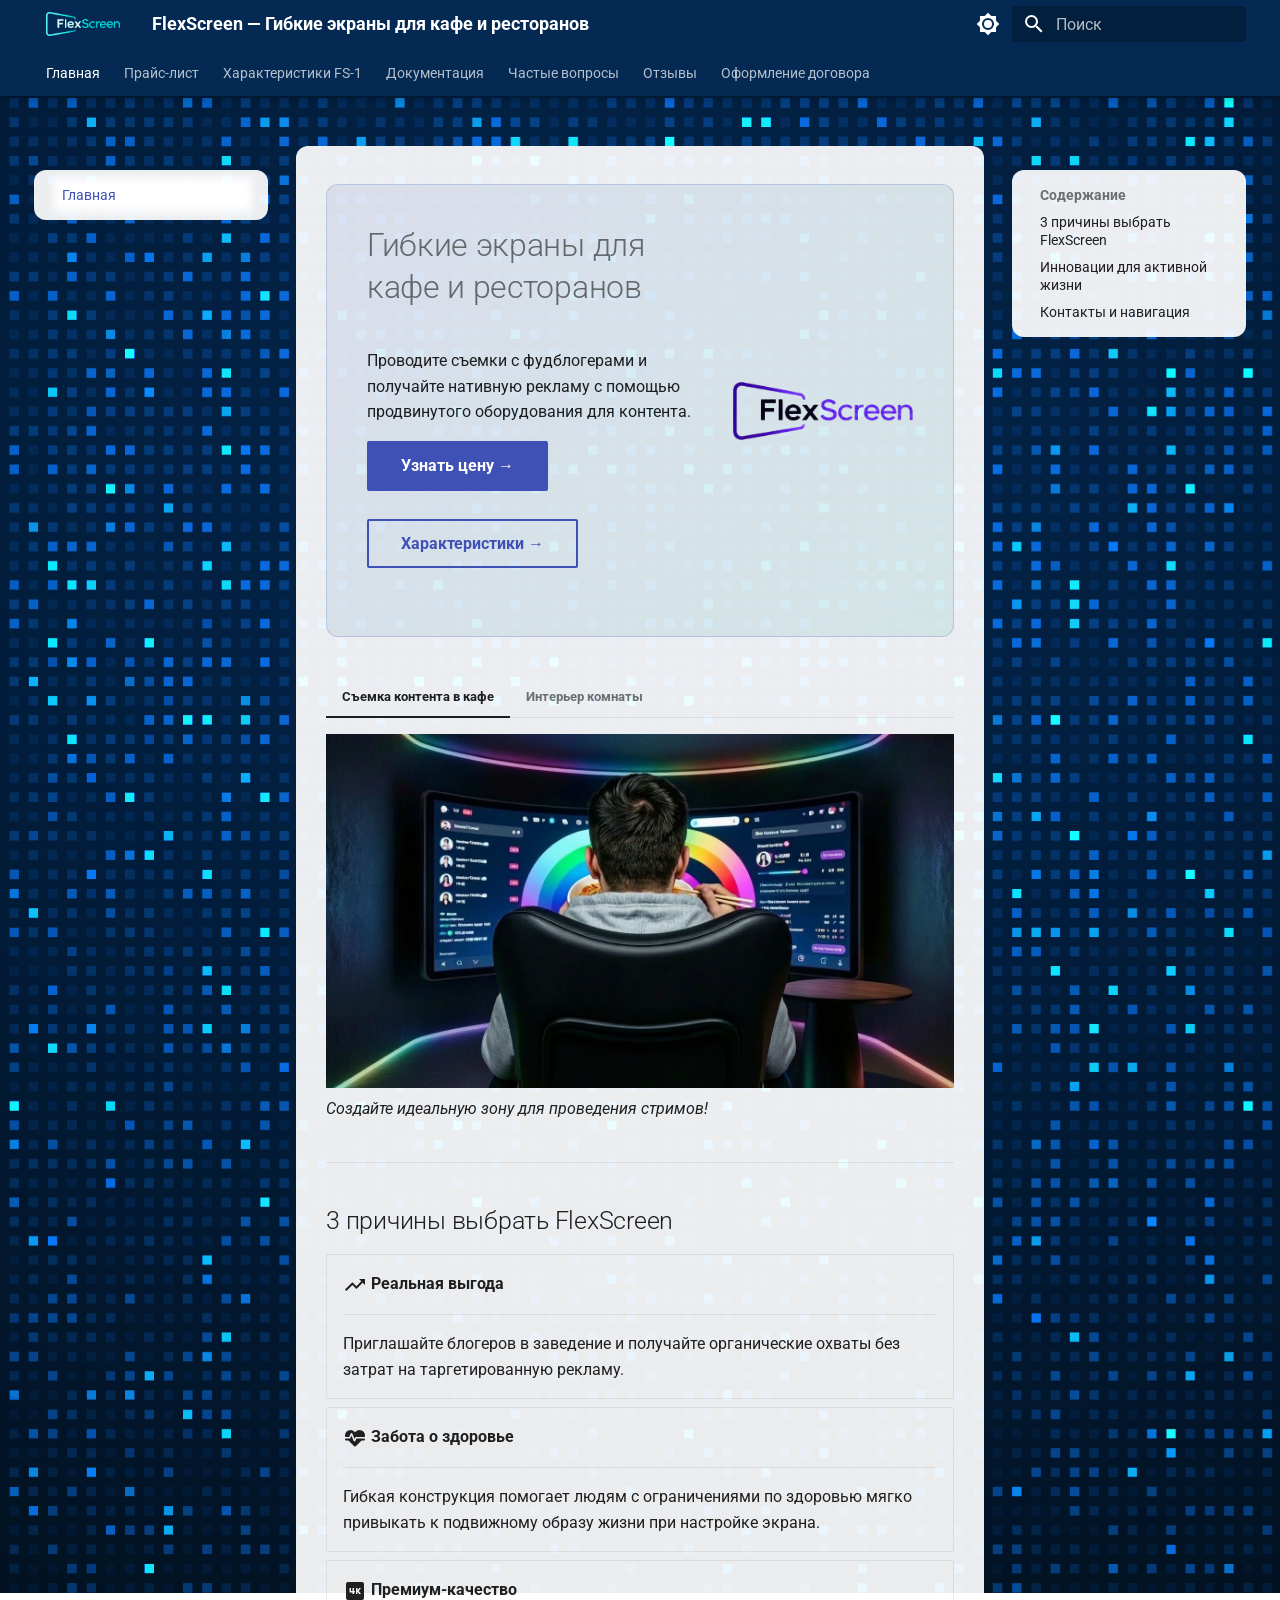
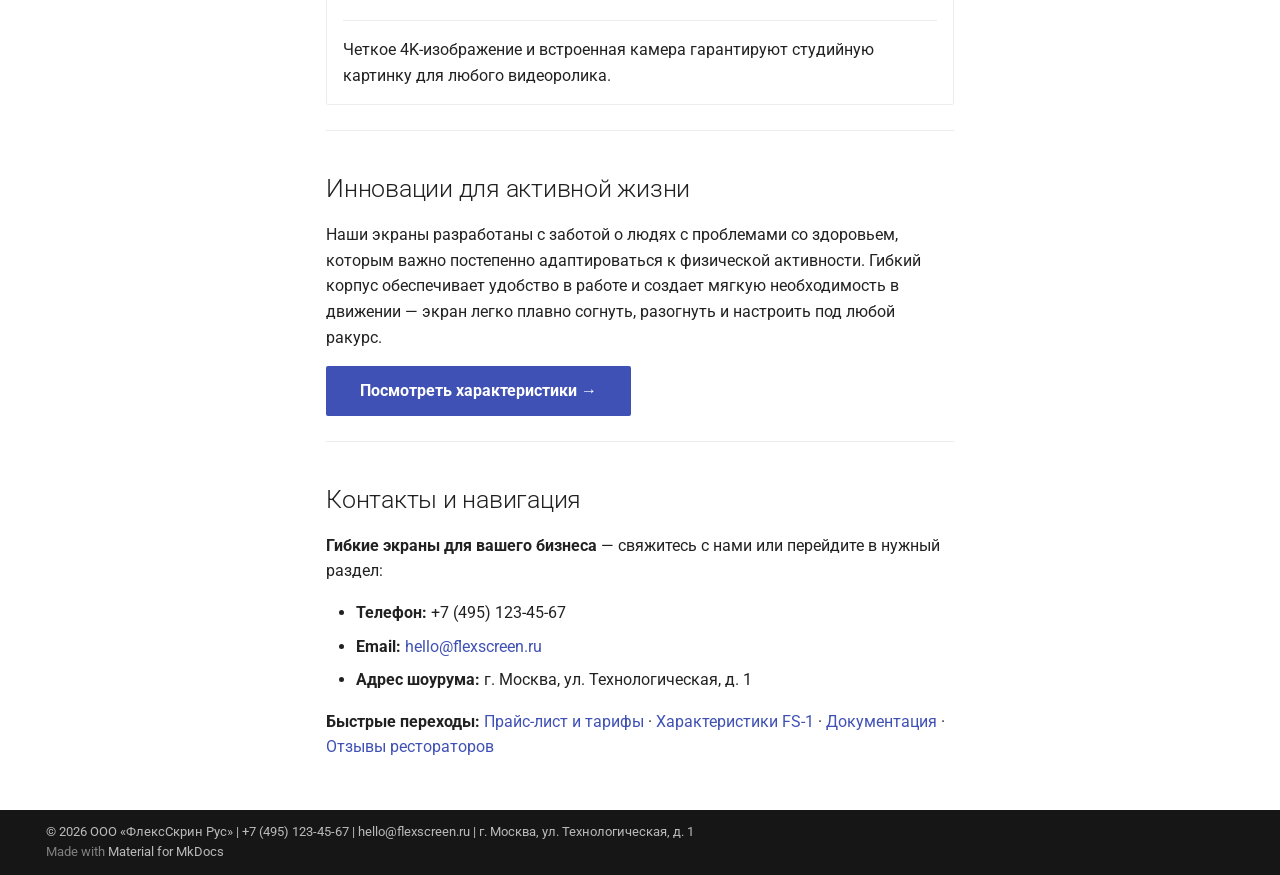
<file: index.html>
<!doctype html>
<html lang="ru" class="no-js">
  <head>
    
      <meta charset="utf-8">
      <meta name="viewport" content="width=device-width,initial-scale=1">
      
        <meta name="description" content="Аренда и продажа гибких 4K-экранов FlexScreen FS-1 для съемок контента с фудблогерами.">
      
      
      
        <link rel="canonical" href="https://egor0169.github.io/mkdocs-demo1/">
      
      
      
        <link rel="next" href="price/">
      
      
        
      
      
      <link rel="icon" href="assets/images/favicon.png">
      <meta name="generator" content="mkdocs-1.6.1, mkdocs-material-9.8.2">
    
    
      
        <title>FlexScreen — Гибкие экраны для кафе и ресторанов</title>
      
    
    
      <link rel="stylesheet" href="assets/stylesheets/main.57a0d79d.min.css">
      
        
        <link rel="stylesheet" href="assets/stylesheets/palette.fb2fffe2.min.css">
      
      


    
    
      
    
    
      
        
        
        <link rel="preconnect" href="https://fonts.gstatic.com" crossorigin>
        <link rel="stylesheet" href="https://fonts.googleapis.com/css?family=Roboto:300,300i,400,400i,700,700i%7CRoboto+Mono:400,400i,700,700i&display=fallback">
        <style>:root{--md-text-font:"Roboto";--md-code-font:"Roboto Mono"}</style>
      
    
    
      <link rel="stylesheet" href="assets/custom.css">
    
    <script>__md_scope=new URL(".",location),__md_hash=e=>[...e].reduce(((e,_)=>(e<<5)-e+_.charCodeAt(0)),0),__md_get=(e,_=localStorage,t=__md_scope)=>JSON.parse(_.getItem(t.pathname+"."+e)),__md_set=(e,_,t=localStorage,a=__md_scope)=>{try{t.setItem(a.pathname+"."+e,JSON.stringify(_))}catch(e){}}</script>
    
      

    
    
  </head>
  
  
    
    
      
    
    
    
    
    <body dir="ltr" data-md-color-scheme="default" data-md-color-primary="indigo" data-md-color-accent="teal">
  
    
    <input class="md-toggle" data-md-toggle="drawer" type="checkbox" id="__drawer" autocomplete="off">
    <input class="md-toggle" data-md-toggle="search" type="checkbox" id="__search" autocomplete="off">
    <label class="md-overlay" for="__drawer"></label>
    <div data-md-component="skip">
      
        
        <a href="#_1" class="md-skip">
          Перейти к содержанию
        </a>
      
    </div>
    <div data-md-component="announce">
      
    </div>
    
    
      

  

<header class="md-header md-header--shadow md-header--lifted" data-md-component="header">
  <nav class="md-header__inner md-grid" aria-label="Верхний колонтитул">
    <a href="." title="FlexScreen — Гибкие экраны для кафе и ресторанов" class="md-header__button md-logo" aria-label="FlexScreen — Гибкие экраны для кафе и ресторанов" data-md-component="logo">
      
  <img src="assets/images/REVERSELOGO.png" alt="logo">

    </a>
    <label class="md-header__button md-icon" for="__drawer">
      
      <svg xmlns="http://www.w3.org/2000/svg" viewBox="0 0 24 24"><path d="M3 6h18v2H3zm0 5h18v2H3zm0 5h18v2H3z"/></svg>
    </label>
    <div class="md-header__title" data-md-component="header-title">
      <div class="md-header__ellipsis">
        <div class="md-header__topic">
          <span class="md-ellipsis">
            FlexScreen — Гибкие экраны для кафе и ресторанов
          </span>
        </div>
        <div class="md-header__topic" data-md-component="header-topic">
          <span class="md-ellipsis">
            
              Главная
            
          </span>
        </div>
      </div>
    </div>
    
      
        <form class="md-header__option" data-md-component="palette">
  
    
    
    
    <input class="md-option" data-md-color-media="" data-md-color-scheme="default" data-md-color-primary="indigo" data-md-color-accent="teal"  aria-label="Переключить на темную тему"  type="radio" name="__palette" id="__palette_0">
    
      <label class="md-header__button md-icon" title="Переключить на темную тему" for="__palette_1" hidden>
        <svg xmlns="http://www.w3.org/2000/svg" viewBox="0 0 24 24"><path d="M12 8a4 4 0 0 0-4 4 4 4 0 0 0 4 4 4 4 0 0 0 4-4 4 4 0 0 0-4-4m0 10a6 6 0 0 1-6-6 6 6 0 0 1 6-6 6 6 0 0 1 6 6 6 6 0 0 1-6 6m8-9.31V4h-4.69L12 .69 8.69 4H4v4.69L.69 12 4 15.31V20h4.69L12 23.31 15.31 20H20v-4.69L23.31 12z"/></svg>
      </label>
    
  
    
    
    
    <input class="md-option" data-md-color-media="" data-md-color-scheme="slate" data-md-color-primary="indigo" data-md-color-accent="teal"  aria-label="Переключить на светлую тему"  type="radio" name="__palette" id="__palette_1">
    
      <label class="md-header__button md-icon" title="Переключить на светлую тему" for="__palette_0" hidden>
        <svg xmlns="http://www.w3.org/2000/svg" viewBox="0 0 24 24"><path d="M12 18c-.89 0-1.74-.2-2.5-.55C11.56 16.5 13 14.42 13 12s-1.44-4.5-3.5-5.45C10.26 6.2 11.11 6 12 6a6 6 0 0 1 6 6 6 6 0 0 1-6 6m8-9.31V4h-4.69L12 .69 8.69 4H4v4.69L.69 12 4 15.31V20h4.69L12 23.31 15.31 20H20v-4.69L23.31 12z"/></svg>
      </label>
    
  
</form>
      
    
    
      <script>var palette=__md_get("__palette");if(palette&&palette.color){if("(prefers-color-scheme)"===palette.color.media){var media=matchMedia("(prefers-color-scheme: light)"),input=document.querySelector(media.matches?"[data-md-color-media='(prefers-color-scheme: light)']":"[data-md-color-media='(prefers-color-scheme: dark)']");palette.color.media=input.getAttribute("data-md-color-media"),palette.color.scheme=input.getAttribute("data-md-color-scheme"),palette.color.primary=input.getAttribute("data-md-color-primary"),palette.color.accent=input.getAttribute("data-md-color-accent")}for(var[key,value]of Object.entries(palette.color))document.body.setAttribute("data-md-color-"+key,value)}</script>
    
    
    
      
      
        <label class="md-header__button md-icon" for="__search">
          
          <svg xmlns="http://www.w3.org/2000/svg" viewBox="0 0 24 24"><path d="M9.5 3A6.5 6.5 0 0 1 16 9.5c0 1.61-.59 3.09-1.56 4.23l.27.27h.79l5 5-1.5 1.5-5-5v-.79l-.27-.27A6.52 6.52 0 0 1 9.5 16 6.5 6.5 0 0 1 3 9.5 6.5 6.5 0 0 1 9.5 3m0 2C7 5 5 7 5 9.5S7 14 9.5 14 14 12 14 9.5 12 5 9.5 5"/></svg>
        </label>
        <div class="md-search" data-md-component="search" role="dialog">
  <label class="md-search__overlay" for="__search"></label>
  <div class="md-search__inner" role="search">
    <form class="md-search__form" name="search">
      <input type="text" class="md-search__input" name="query" aria-label="Поиск" placeholder="Поиск" autocapitalize="off" autocorrect="off" autocomplete="off" spellcheck="false" data-md-component="search-query" required>
      <label class="md-search__icon md-icon" for="__search">
        
        <svg xmlns="http://www.w3.org/2000/svg" viewBox="0 0 24 24"><path d="M9.5 3A6.5 6.5 0 0 1 16 9.5c0 1.61-.59 3.09-1.56 4.23l.27.27h.79l5 5-1.5 1.5-5-5v-.79l-.27-.27A6.52 6.52 0 0 1 9.5 16 6.5 6.5 0 0 1 3 9.5 6.5 6.5 0 0 1 9.5 3m0 2C7 5 5 7 5 9.5S7 14 9.5 14 14 12 14 9.5 12 5 9.5 5"/></svg>
        
        <svg xmlns="http://www.w3.org/2000/svg" viewBox="0 0 24 24"><path d="M20 11v2H8l5.5 5.5-1.42 1.42L4.16 12l7.92-7.92L13.5 5.5 8 11z"/></svg>
      </label>
      <nav class="md-search__options" aria-label="Поиск">
        
        <button type="reset" class="md-search__icon md-icon" title="Очистить" aria-label="Очистить" tabindex="-1">
          
          <svg xmlns="http://www.w3.org/2000/svg" viewBox="0 0 24 24"><path d="M19 6.41 17.59 5 12 10.59 6.41 5 5 6.41 10.59 12 5 17.59 6.41 19 12 13.41 17.59 19 19 17.59 13.41 12z"/></svg>
        </button>
      </nav>
      
    </form>
    <div class="md-search__output">
      <div class="md-search__scrollwrap" tabindex="0" data-md-scrollfix>
        <div class="md-search-result" data-md-component="search-result">
          <div class="md-search-result__meta">
            Инициализация поиска
          </div>
          <ol class="md-search-result__list" role="presentation"></ol>
        </div>
      </div>
    </div>
  </div>
</div>
      
    
    
  </nav>
  
    
      
<nav class="md-tabs" aria-label="Вкладки" data-md-component="tabs">
  <div class="md-grid">
    <ul class="md-tabs__list">
      
        
  
  
  
    
  
  
    <li class="md-tabs__item md-tabs__item--active">
      <a href="." class="md-tabs__link">
        
  
  
    
  
  Главная

      </a>
    </li>
  

      
        
  
  
  
  
    <li class="md-tabs__item">
      <a href="price/" class="md-tabs__link">
        
  
  
    
  
  Прайс-лист

      </a>
    </li>
  

      
        
  
  
  
  
    <li class="md-tabs__item">
      <a href="specs/" class="md-tabs__link">
        
  
  
    
  
  Характеристики FS-1

      </a>
    </li>
  

      
        
  
  
  
  
    <li class="md-tabs__item">
      <a href="docs/" class="md-tabs__link">
        
  
  
    
  
  Документация

      </a>
    </li>
  

      
        
  
  
  
  
    <li class="md-tabs__item">
      <a href="faq/" class="md-tabs__link">
        
  
  
    
  
  Частые вопросы

      </a>
    </li>
  

      
        
  
  
  
  
    <li class="md-tabs__item">
      <a href="reviews/" class="md-tabs__link">
        
  
  
    
  
  Отзывы

      </a>
    </li>
  

      
        
  
  
  
  
    <li class="md-tabs__item">
      <a href="order/" class="md-tabs__link">
        
  
  
    
  
  Оформление договора

      </a>
    </li>
  

      
    </ul>
  </div>
</nav>
    
  
</header>
    
    <div class="md-container" data-md-component="container">
      
      
        
      
      <main class="md-main" data-md-component="main">
        <div class="md-main__inner md-grid">
          
            
              
              <div class="md-sidebar md-sidebar--primary" data-md-component="sidebar" data-md-type="navigation" >
                <div class="md-sidebar__scrollwrap">
                  <div class="md-sidebar__inner">
                    


  


<nav class="md-nav md-nav--primary md-nav--lifted" aria-label="Навигация" data-md-level="0">
  <label class="md-nav__title" for="__drawer">
    <a href="." title="FlexScreen — Гибкие экраны для кафе и ресторанов" class="md-nav__button md-logo" aria-label="FlexScreen — Гибкие экраны для кафе и ресторанов" data-md-component="logo">
      
  <img src="assets/images/REVERSELOGO.png" alt="logo">

    </a>
    FlexScreen — Гибкие экраны для кафе и ресторанов
  </label>
  
  <ul class="md-nav__list" data-md-scrollfix>
    
      
      
  
  
    
  
  
  
    <li class="md-nav__item md-nav__item--active">
      
      <input class="md-nav__toggle md-toggle" type="checkbox" id="__toc">
      
      
        
      
      
        <label class="md-nav__link md-nav__link--active" for="__toc">
          
  
  
  <span class="md-ellipsis">
    
  
    Главная
  

    
  </span>
  
  

          <span class="md-nav__icon md-icon"></span>
        </label>
      
      <a href="." class="md-nav__link md-nav__link--active">
        
  
  
  <span class="md-ellipsis">
    
  
    Главная
  

    
  </span>
  
  

      </a>
      
        

<nav class="md-nav md-nav--secondary" aria-label="Содержание">
  
  
  
    
  
  
    <label class="md-nav__title" for="__toc">
      <span class="md-nav__icon md-icon"></span>
      Содержание
    </label>
    <ul class="md-nav__list" data-md-component="toc" data-md-scrollfix>
      
        <li class="md-nav__item">
  <a href="#3-flexscreen" class="md-nav__link">
    <span class="md-ellipsis">
      
        3 причины выбрать FlexScreen
      
    </span>
  </a>
  
</li>
      
        <li class="md-nav__item">
  <a href="#_2" class="md-nav__link">
    <span class="md-ellipsis">
      
        Инновации для активной жизни
      
    </span>
  </a>
  
</li>
      
        <li class="md-nav__item">
  <a href="#_3" class="md-nav__link">
    <span class="md-ellipsis">
      
        Контакты и навигация
      
    </span>
  </a>
  
</li>
      
    </ul>
  
</nav>
      
    </li>
  

    
      
      
  
  
  
  
    <li class="md-nav__item">
      <a href="price/" class="md-nav__link">
        
  
  
  <span class="md-ellipsis">
    
  
    Прайс-лист
  

    
  </span>
  
  

      </a>
    </li>
  

    
      
      
  
  
  
  
    <li class="md-nav__item">
      <a href="specs/" class="md-nav__link">
        
  
  
  <span class="md-ellipsis">
    
  
    Характеристики FS-1
  

    
  </span>
  
  

      </a>
    </li>
  

    
      
      
  
  
  
  
    <li class="md-nav__item">
      <a href="docs/" class="md-nav__link">
        
  
  
  <span class="md-ellipsis">
    
  
    Документация
  

    
  </span>
  
  

      </a>
    </li>
  

    
      
      
  
  
  
  
    <li class="md-nav__item">
      <a href="faq/" class="md-nav__link">
        
  
  
  <span class="md-ellipsis">
    
  
    Частые вопросы
  

    
  </span>
  
  

      </a>
    </li>
  

    
      
      
  
  
  
  
    <li class="md-nav__item">
      <a href="reviews/" class="md-nav__link">
        
  
  
  <span class="md-ellipsis">
    
  
    Отзывы
  

    
  </span>
  
  

      </a>
    </li>
  

    
      
      
  
  
  
  
    <li class="md-nav__item">
      <a href="order/" class="md-nav__link">
        
  
  
  <span class="md-ellipsis">
    
  
    Оформление договора
  

    
  </span>
  
  

      </a>
    </li>
  

    
  </ul>
</nav>
                  </div>
                </div>
              </div>
            
            
              
              <div class="md-sidebar md-sidebar--secondary" data-md-component="sidebar" data-md-type="toc" >
                <div class="md-sidebar__scrollwrap">
                  <div class="md-sidebar__inner">
                    

<nav class="md-nav md-nav--secondary" aria-label="Содержание">
  
  
  
    
  
  
    <label class="md-nav__title" for="__toc">
      <span class="md-nav__icon md-icon"></span>
      Содержание
    </label>
    <ul class="md-nav__list" data-md-component="toc" data-md-scrollfix>
      
        <li class="md-nav__item">
  <a href="#3-flexscreen" class="md-nav__link">
    <span class="md-ellipsis">
      
        3 причины выбрать FlexScreen
      
    </span>
  </a>
  
</li>
      
        <li class="md-nav__item">
  <a href="#_2" class="md-nav__link">
    <span class="md-ellipsis">
      
        Инновации для активной жизни
      
    </span>
  </a>
  
</li>
      
        <li class="md-nav__item">
  <a href="#_3" class="md-nav__link">
    <span class="md-ellipsis">
      
        Контакты и навигация
      
    </span>
  </a>
  
</li>
      
    </ul>
  
</nav>
                  </div>
                </div>
              </div>
            
          
          
            <div class="md-content" data-md-component="content">
              
              <article class="md-content__inner md-typeset">
                
                  



<div class="hero-banner">
<div class="hero-text">
<h1 id="_1">Гибкие экраны для кафе и ресторанов</h1>
<p>Проводите съемки с фудблогерами и получайте нативную рекламу с помощью продвинутого оборудования для контента.</p>
<p><a class="md-button md-button--primary" href="price/">Узнать цену →</a></p>
<p><a class="md-button" href="specs/">Характеристики →</a></p>
</div>
<div class="hero-logo">
<p><img alt="Логотип FlexScreen" src="assets/images/LOGO-PNG.png" /></p>
</div>
</div>
<div class="tabbed-set tabbed-alternate" data-tabs="1:2"><input checked="checked" id="__tabbed_1_1" name="__tabbed_1" type="radio" /><input id="__tabbed_1_2" name="__tabbed_1" type="radio" /><div class="tabbed-labels"><label for="__tabbed_1_1">Съемка контента в кафе</label><label for="__tabbed_1_2">Интерьер комнаты</label></div>
<div class="tabbed-content">
<div class="tabbed-block">
<p><img alt="Съемка в кафе" src="assets/images/STREAM.jpeg" />
<em>Создайте идеальную зону для проведения стримов!</em></p>
</div>
<div class="tabbed-block">
<p><img alt="Интерьер ресторана" src="assets/images/RGB.jpeg" />
<em>Гибкий экран гармонично вписывается в любой интерьер!.</em></p>
</div>
</div>
</div>
<hr />
<h2 id="3-flexscreen">3 причины выбрать FlexScreen</h2>
<div class="grid cards">
<ul>
<li>
<p><span class="twemoji lg middle"><svg xmlns="http://www.w3.org/2000/svg" viewBox="0 0 24 24"><path d="m16 6 2.29 2.29-4.88 4.88-4-4L2 16.59 3.41 18l6-6 4 4 6.3-6.29L22 12V6z"/></svg></span> <strong>Реальная выгода</strong></p>
<hr />
<p>Приглашайте блогеров в заведение и получайте органические охваты без затрат на таргетированную рекламу.</p>
</li>
<li>
<p><span class="twemoji lg middle"><svg xmlns="http://www.w3.org/2000/svg" viewBox="0 0 24 24"><path d="M7.5 4A5.5 5.5 0 0 0 2 9.5c0 .5.09 1 .22 1.5H6.3l1.27-3.37c.3-.8 1.48-.88 1.86 0L11.5 13l.59-1.42c.13-.33.48-.58.91-.58h8.78c.13-.5.22-1 .22-1.5A5.5 5.5 0 0 0 16.5 4c-1.86 0-3.5.93-4.5 2.34C11 4.93 9.36 4 7.5 4M3 12.5a1 1 0 0 0-1 1 1 1 0 0 0 1 1h2.44L11 20c1 .9 1 .9 2 0l5.56-5.5H21a1 1 0 0 0 1-1 1 1 0 0 0-1-1h-7.6l-.93 2.3c-.4 1.01-1.55.87-1.92.03L8.5 9.5l-.96 2.33c-.15.38-.49.67-.94.67z"/></svg></span> <strong>Забота о здоровье</strong></p>
<hr />
<p>Гибкая конструкция помогает людям с ограничениями по здоровью мягко привыкать к подвижному образу жизни при настройке экрана.</p>
</li>
<li>
<p><span class="twemoji lg middle"><svg xmlns="http://www.w3.org/2000/svg" viewBox="0 0 24 24"><path d="M19 3H5a2 2 0 0 0-2 2v14a2 2 0 0 0 2 2h14a2 2 0 0 0 2-2V5a2 2 0 0 0-2-2m-7 10.5h-1V15H9.5v-1.5h-3V9H8v3h1.5V9H11v3h1zm6 1.5h-1.8l-1.8-2.2V15H13V9h1.5v2.2L16.2 9H18l-2.2 3z"/></svg></span> <strong>Премиум-качество</strong></p>
<hr />
<p>Четкое 4K-изображение и встроенная камера гарантируют студийную картинку для любого видеоролика.</p>
</li>
</ul>
</div>
<hr />
<h2 id="_2">Инновации для активной жизни</h2>
<p>Наши экраны разработаны с заботой о людях с проблемами со здоровьем, которым важно постепенно адаптироваться к физической активности. Гибкий корпус обеспечивает удобство в работе и создает мягкую необходимость в движении — экран легко плавно согнуть, разогнуть и настроить под любой ракурс.</p>
<p><a class="md-button md-button--primary" href="specs/">Посмотреть характеристики →</a></p>
<hr />
<h2 id="_3">Контакты и навигация</h2>
<p><strong>Гибкие экраны для вашего бизнеса</strong> — свяжитесь с нами или перейдите в нужный раздел:</p>
<ul>
<li><strong>Телефон:</strong> +7 (495) 123-45-67</li>
<li><strong>Email:</strong> <a href="mailto:hello@flexscreen.ru">hello@flexscreen.ru</a></li>
<li><strong>Адрес шоурума:</strong> г. Москва, ул. Технологическая, д. 1</li>
</ul>
<p><strong>Быстрые переходы:</strong> <a href="price/">Прайс-лист и тарифы</a> · <a href="specs/">Характеристики FS-1</a> · <a href="docs/">Документация</a> · <a href="reviews/">Отзывы рестораторов</a></p>












                
              </article>
            </div>
          
          
  <script>var tabs=__md_get("__tabs");if(Array.isArray(tabs))e:for(var set of document.querySelectorAll(".tabbed-set")){var labels=set.querySelector(".tabbed-labels");for(var tab of tabs)for(var label of labels.getElementsByTagName("label"))if(label.innerText.trim()===tab){var input=document.getElementById(label.htmlFor);input.checked=!0;continue e}}</script>

<script>var target=document.getElementById(location.hash.slice(1));target&&target.name&&(target.checked=target.name.startsWith("__tabbed_"))</script>
        </div>
        
          <button type="button" class="md-top md-icon" data-md-component="top" hidden>
  
  <svg xmlns="http://www.w3.org/2000/svg" viewBox="0 0 24 24"><path d="M13 20h-2V8l-5.5 5.5-1.42-1.42L12 4.16l7.92 7.92-1.42 1.42L13 8z"/></svg>
  К началу
</button>
        
      </main>
      
        <footer class="md-footer">
  
  <div class="md-footer-meta md-typeset">
    <div class="md-footer-meta__inner md-grid">
      <div class="md-copyright">
  
    <div class="md-copyright__highlight">
      © 2026 ООО «ФлексСкрин Рус» | +7 (495) 123-45-67 | hello@flexscreen.ru | г. Москва, ул. Технологическая, д. 1

    </div>
  
  
    Made with
    <a href="https://squidfunk.github.io/mkdocs-material/" target="_blank" rel="noopener">
      Material for MkDocs
    </a>
  
</div>
      
    </div>
  </div>
</footer>
      
    </div>
    <div class="md-dialog" data-md-component="dialog">
      <div class="md-dialog__inner md-typeset"></div>
    </div>
    
    
    
      
      
      <script id="__config" type="application/json">{"annotate": null, "base": ".", "features": ["navigation.tabs", "navigation.tabs.sticky", "navigation.top", "content.tabs.link"], "search": "assets/javascripts/workers/search.a7633da7.min.js", "tags": null, "translations": {"clipboard.copied": "\u0421\u043a\u043e\u043f\u0438\u0440\u043e\u0432\u0430\u043d\u043e \u0432 \u0431\u0443\u0444\u0435\u0440", "clipboard.copy": "\u041a\u043e\u043f\u0438\u0440\u043e\u0432\u0430\u0442\u044c \u0432 \u0431\u0443\u0444\u0435\u0440", "search.result.more.one": "\u0415\u0449\u0451 1 \u043d\u0430 \u044d\u0442\u043e\u0439 \u0441\u0442\u0440\u0430\u043d\u0438\u0446\u0435", "search.result.more.other": "\u0415\u0449\u0451 # \u043d\u0430 \u044d\u0442\u043e\u0439 \u0441\u0442\u0440\u0430\u043d\u0438\u0446\u0435", "search.result.none": "\u0421\u043e\u0432\u043f\u0430\u0434\u0435\u043d\u0438\u0439 \u043d\u0435 \u043d\u0430\u0439\u0434\u0435\u043d\u043e", "search.result.one": "\u041d\u0430\u0439\u0434\u0435\u043d\u043e 1 \u0441\u043e\u0432\u043f\u0430\u0434\u0435\u043d\u0438\u0435", "search.result.other": "\u041d\u0430\u0439\u0434\u0435\u043d\u043e \u0441\u043e\u0432\u043f\u0430\u0434\u0435\u043d\u0438\u0439: #", "search.result.placeholder": "\u041d\u0430\u0447\u043d\u0438\u0442\u0435 \u043f\u0435\u0447\u0430\u0442\u0430\u0442\u044c \u0434\u043b\u044f \u043f\u043e\u0438\u0441\u043a\u0430", "search.result.term.missing": "\u041e\u0442\u0441\u0443\u0442\u0441\u0442\u0432\u0443\u0435\u0442", "select.version": "\u0412\u044b\u0431\u0435\u0440\u0438\u0442\u0435 \u0432\u0435\u0440\u0441\u0438\u044e"}, "version": null}</script>
    
    
      <script src="assets/javascripts/bundle.a5f9d56c.min.js"></script>
      
        <script src="assets/order.js"></script>
      
    
  </body>
</html>
</file>
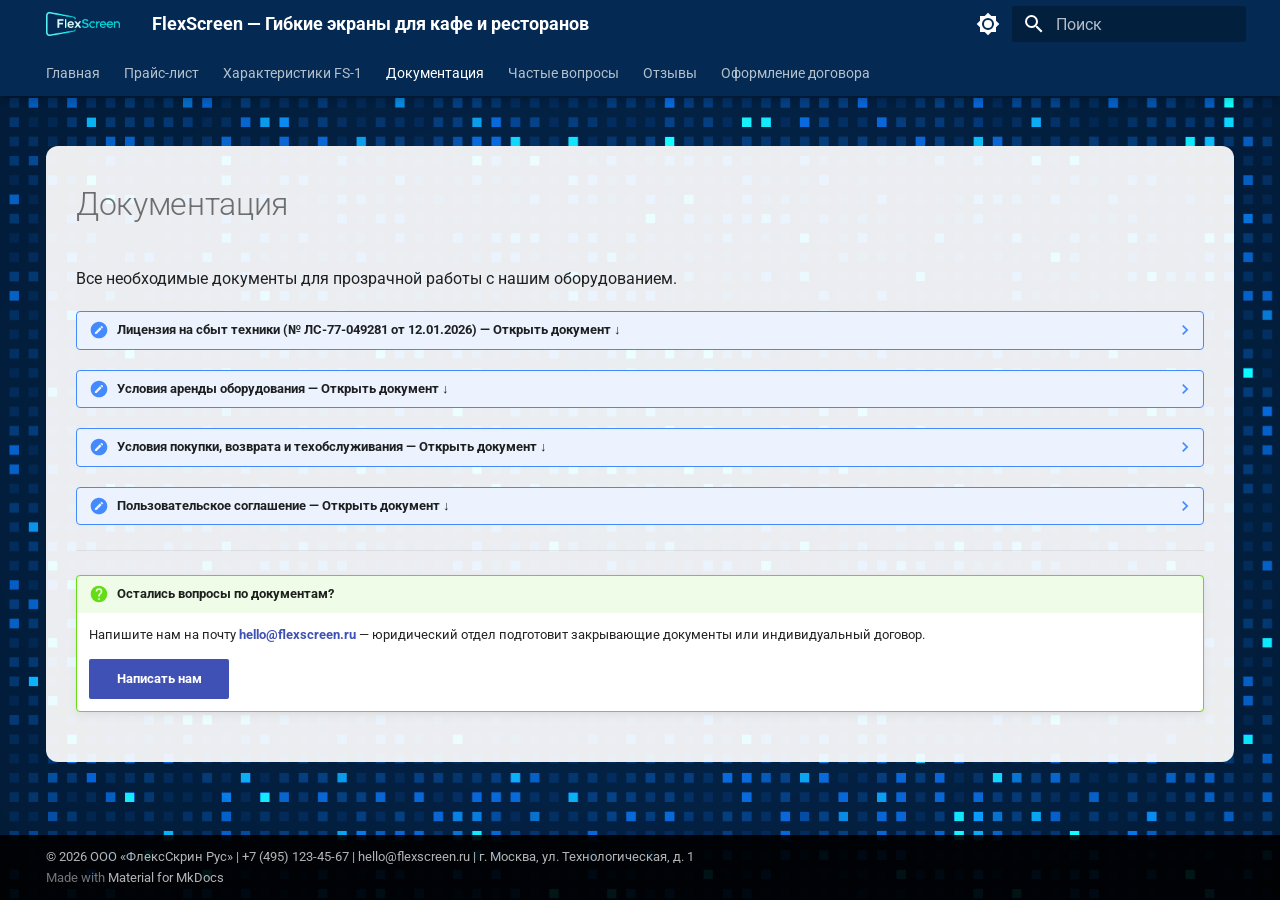
<file: docs/index.html>
<!doctype html>
<html lang="ru" class="no-js">
  <head>
    
      <meta charset="utf-8">
      <meta name="viewport" content="width=device-width,initial-scale=1">
      
        <meta name="description" content="Аренда и продажа гибких 4K-экранов FlexScreen FS-1 для съемок контента с фудблогерами.">
      
      
      
        <link rel="canonical" href="https://egor0169.github.io/mkdocs-demo1/docs/">
      
      
        <link rel="prev" href="../specs/">
      
      
        <link rel="next" href="../faq/">
      
      
        
      
      
      <link rel="icon" href="../assets/images/favicon.png">
      <meta name="generator" content="mkdocs-1.6.1, mkdocs-material-9.8.2">
    
    
      
        <title>Документация - FlexScreen — Гибкие экраны для кафе и ресторанов</title>
      
    
    
      <link rel="stylesheet" href="../assets/stylesheets/main.57a0d79d.min.css">
      
        
        <link rel="stylesheet" href="../assets/stylesheets/palette.fb2fffe2.min.css">
      
      


    
    
      
    
    
      
        
        
        <link rel="preconnect" href="https://fonts.gstatic.com" crossorigin>
        <link rel="stylesheet" href="https://fonts.googleapis.com/css?family=Roboto:300,300i,400,400i,700,700i%7CRoboto+Mono:400,400i,700,700i&display=fallback">
        <style>:root{--md-text-font:"Roboto";--md-code-font:"Roboto Mono"}</style>
      
    
    
      <link rel="stylesheet" href="../assets/custom.css">
    
    <script>__md_scope=new URL("..",location),__md_hash=e=>[...e].reduce(((e,_)=>(e<<5)-e+_.charCodeAt(0)),0),__md_get=(e,_=localStorage,t=__md_scope)=>JSON.parse(_.getItem(t.pathname+"."+e)),__md_set=(e,_,t=localStorage,a=__md_scope)=>{try{t.setItem(a.pathname+"."+e,JSON.stringify(_))}catch(e){}}</script>
    
      

    
    
  </head>
  
  
    
    
      
    
    
    
    
    <body dir="ltr" data-md-color-scheme="default" data-md-color-primary="indigo" data-md-color-accent="teal">
  
    
    <input class="md-toggle" data-md-toggle="drawer" type="checkbox" id="__drawer" autocomplete="off">
    <input class="md-toggle" data-md-toggle="search" type="checkbox" id="__search" autocomplete="off">
    <label class="md-overlay" for="__drawer"></label>
    <div data-md-component="skip">
      
        
        <a href="#_1" class="md-skip">
          Перейти к содержанию
        </a>
      
    </div>
    <div data-md-component="announce">
      
    </div>
    
    
      

  

<header class="md-header md-header--shadow md-header--lifted" data-md-component="header">
  <nav class="md-header__inner md-grid" aria-label="Верхний колонтитул">
    <a href=".." title="FlexScreen — Гибкие экраны для кафе и ресторанов" class="md-header__button md-logo" aria-label="FlexScreen — Гибкие экраны для кафе и ресторанов" data-md-component="logo">
      
  <img src="../assets/images/REVERSELOGO.png" alt="logo">

    </a>
    <label class="md-header__button md-icon" for="__drawer">
      
      <svg xmlns="http://www.w3.org/2000/svg" viewBox="0 0 24 24"><path d="M3 6h18v2H3zm0 5h18v2H3zm0 5h18v2H3z"/></svg>
    </label>
    <div class="md-header__title" data-md-component="header-title">
      <div class="md-header__ellipsis">
        <div class="md-header__topic">
          <span class="md-ellipsis">
            FlexScreen — Гибкие экраны для кафе и ресторанов
          </span>
        </div>
        <div class="md-header__topic" data-md-component="header-topic">
          <span class="md-ellipsis">
            
              Документация
            
          </span>
        </div>
      </div>
    </div>
    
      
        <form class="md-header__option" data-md-component="palette">
  
    
    
    
    <input class="md-option" data-md-color-media="" data-md-color-scheme="default" data-md-color-primary="indigo" data-md-color-accent="teal"  aria-label="Переключить на темную тему"  type="radio" name="__palette" id="__palette_0">
    
      <label class="md-header__button md-icon" title="Переключить на темную тему" for="__palette_1" hidden>
        <svg xmlns="http://www.w3.org/2000/svg" viewBox="0 0 24 24"><path d="M12 8a4 4 0 0 0-4 4 4 4 0 0 0 4 4 4 4 0 0 0 4-4 4 4 0 0 0-4-4m0 10a6 6 0 0 1-6-6 6 6 0 0 1 6-6 6 6 0 0 1 6 6 6 6 0 0 1-6 6m8-9.31V4h-4.69L12 .69 8.69 4H4v4.69L.69 12 4 15.31V20h4.69L12 23.31 15.31 20H20v-4.69L23.31 12z"/></svg>
      </label>
    
  
    
    
    
    <input class="md-option" data-md-color-media="" data-md-color-scheme="slate" data-md-color-primary="indigo" data-md-color-accent="teal"  aria-label="Переключить на светлую тему"  type="radio" name="__palette" id="__palette_1">
    
      <label class="md-header__button md-icon" title="Переключить на светлую тему" for="__palette_0" hidden>
        <svg xmlns="http://www.w3.org/2000/svg" viewBox="0 0 24 24"><path d="M12 18c-.89 0-1.74-.2-2.5-.55C11.56 16.5 13 14.42 13 12s-1.44-4.5-3.5-5.45C10.26 6.2 11.11 6 12 6a6 6 0 0 1 6 6 6 6 0 0 1-6 6m8-9.31V4h-4.69L12 .69 8.69 4H4v4.69L.69 12 4 15.31V20h4.69L12 23.31 15.31 20H20v-4.69L23.31 12z"/></svg>
      </label>
    
  
</form>
      
    
    
      <script>var palette=__md_get("__palette");if(palette&&palette.color){if("(prefers-color-scheme)"===palette.color.media){var media=matchMedia("(prefers-color-scheme: light)"),input=document.querySelector(media.matches?"[data-md-color-media='(prefers-color-scheme: light)']":"[data-md-color-media='(prefers-color-scheme: dark)']");palette.color.media=input.getAttribute("data-md-color-media"),palette.color.scheme=input.getAttribute("data-md-color-scheme"),palette.color.primary=input.getAttribute("data-md-color-primary"),palette.color.accent=input.getAttribute("data-md-color-accent")}for(var[key,value]of Object.entries(palette.color))document.body.setAttribute("data-md-color-"+key,value)}</script>
    
    
    
      
      
        <label class="md-header__button md-icon" for="__search">
          
          <svg xmlns="http://www.w3.org/2000/svg" viewBox="0 0 24 24"><path d="M9.5 3A6.5 6.5 0 0 1 16 9.5c0 1.61-.59 3.09-1.56 4.23l.27.27h.79l5 5-1.5 1.5-5-5v-.79l-.27-.27A6.52 6.52 0 0 1 9.5 16 6.5 6.5 0 0 1 3 9.5 6.5 6.5 0 0 1 9.5 3m0 2C7 5 5 7 5 9.5S7 14 9.5 14 14 12 14 9.5 12 5 9.5 5"/></svg>
        </label>
        <div class="md-search" data-md-component="search" role="dialog">
  <label class="md-search__overlay" for="__search"></label>
  <div class="md-search__inner" role="search">
    <form class="md-search__form" name="search">
      <input type="text" class="md-search__input" name="query" aria-label="Поиск" placeholder="Поиск" autocapitalize="off" autocorrect="off" autocomplete="off" spellcheck="false" data-md-component="search-query" required>
      <label class="md-search__icon md-icon" for="__search">
        
        <svg xmlns="http://www.w3.org/2000/svg" viewBox="0 0 24 24"><path d="M9.5 3A6.5 6.5 0 0 1 16 9.5c0 1.61-.59 3.09-1.56 4.23l.27.27h.79l5 5-1.5 1.5-5-5v-.79l-.27-.27A6.52 6.52 0 0 1 9.5 16 6.5 6.5 0 0 1 3 9.5 6.5 6.5 0 0 1 9.5 3m0 2C7 5 5 7 5 9.5S7 14 9.5 14 14 12 14 9.5 12 5 9.5 5"/></svg>
        
        <svg xmlns="http://www.w3.org/2000/svg" viewBox="0 0 24 24"><path d="M20 11v2H8l5.5 5.5-1.42 1.42L4.16 12l7.92-7.92L13.5 5.5 8 11z"/></svg>
      </label>
      <nav class="md-search__options" aria-label="Поиск">
        
        <button type="reset" class="md-search__icon md-icon" title="Очистить" aria-label="Очистить" tabindex="-1">
          
          <svg xmlns="http://www.w3.org/2000/svg" viewBox="0 0 24 24"><path d="M19 6.41 17.59 5 12 10.59 6.41 5 5 6.41 10.59 12 5 17.59 6.41 19 12 13.41 17.59 19 19 17.59 13.41 12z"/></svg>
        </button>
      </nav>
      
    </form>
    <div class="md-search__output">
      <div class="md-search__scrollwrap" tabindex="0" data-md-scrollfix>
        <div class="md-search-result" data-md-component="search-result">
          <div class="md-search-result__meta">
            Инициализация поиска
          </div>
          <ol class="md-search-result__list" role="presentation"></ol>
        </div>
      </div>
    </div>
  </div>
</div>
      
    
    
  </nav>
  
    
      
<nav class="md-tabs" aria-label="Вкладки" data-md-component="tabs">
  <div class="md-grid">
    <ul class="md-tabs__list">
      
        
  
  
  
  
    <li class="md-tabs__item">
      <a href=".." class="md-tabs__link">
        
  
  
    
  
  Главная

      </a>
    </li>
  

      
        
  
  
  
  
    <li class="md-tabs__item">
      <a href="../price/" class="md-tabs__link">
        
  
  
    
  
  Прайс-лист

      </a>
    </li>
  

      
        
  
  
  
  
    <li class="md-tabs__item">
      <a href="../specs/" class="md-tabs__link">
        
  
  
    
  
  Характеристики FS-1

      </a>
    </li>
  

      
        
  
  
  
    
  
  
    <li class="md-tabs__item md-tabs__item--active">
      <a href="./" class="md-tabs__link">
        
  
  
    
  
  Документация

      </a>
    </li>
  

      
        
  
  
  
  
    <li class="md-tabs__item">
      <a href="../faq/" class="md-tabs__link">
        
  
  
    
  
  Частые вопросы

      </a>
    </li>
  

      
        
  
  
  
  
    <li class="md-tabs__item">
      <a href="../reviews/" class="md-tabs__link">
        
  
  
    
  
  Отзывы

      </a>
    </li>
  

      
        
  
  
  
  
    <li class="md-tabs__item">
      <a href="../order/" class="md-tabs__link">
        
  
  
    
  
  Оформление договора

      </a>
    </li>
  

      
    </ul>
  </div>
</nav>
    
  
</header>
    
    <div class="md-container" data-md-component="container">
      
      
        
      
      <main class="md-main" data-md-component="main">
        <div class="md-main__inner md-grid">
          
            
              
                
              
              <div class="md-sidebar md-sidebar--primary" data-md-component="sidebar" data-md-type="navigation" hidden>
                <div class="md-sidebar__scrollwrap">
                  <div class="md-sidebar__inner">
                    


  


<nav class="md-nav md-nav--primary md-nav--lifted" aria-label="Навигация" data-md-level="0">
  <label class="md-nav__title" for="__drawer">
    <a href=".." title="FlexScreen — Гибкие экраны для кафе и ресторанов" class="md-nav__button md-logo" aria-label="FlexScreen — Гибкие экраны для кафе и ресторанов" data-md-component="logo">
      
  <img src="../assets/images/REVERSELOGO.png" alt="logo">

    </a>
    FlexScreen — Гибкие экраны для кафе и ресторанов
  </label>
  
  <ul class="md-nav__list" data-md-scrollfix>
    
      
      
  
  
  
  
    <li class="md-nav__item">
      <a href=".." class="md-nav__link">
        
  
  
  <span class="md-ellipsis">
    
  
    Главная
  

    
  </span>
  
  

      </a>
    </li>
  

    
      
      
  
  
  
  
    <li class="md-nav__item">
      <a href="../price/" class="md-nav__link">
        
  
  
  <span class="md-ellipsis">
    
  
    Прайс-лист
  

    
  </span>
  
  

      </a>
    </li>
  

    
      
      
  
  
  
  
    <li class="md-nav__item">
      <a href="../specs/" class="md-nav__link">
        
  
  
  <span class="md-ellipsis">
    
  
    Характеристики FS-1
  

    
  </span>
  
  

      </a>
    </li>
  

    
      
      
  
  
    
  
  
  
    <li class="md-nav__item md-nav__item--active">
      
      <input class="md-nav__toggle md-toggle" type="checkbox" id="__toc">
      
      
        
      
      
      <a href="./" class="md-nav__link md-nav__link--active">
        
  
  
  <span class="md-ellipsis">
    
  
    Документация
  

    
  </span>
  
  

      </a>
      
    </li>
  

    
      
      
  
  
  
  
    <li class="md-nav__item">
      <a href="../faq/" class="md-nav__link">
        
  
  
  <span class="md-ellipsis">
    
  
    Частые вопросы
  

    
  </span>
  
  

      </a>
    </li>
  

    
      
      
  
  
  
  
    <li class="md-nav__item">
      <a href="../reviews/" class="md-nav__link">
        
  
  
  <span class="md-ellipsis">
    
  
    Отзывы
  

    
  </span>
  
  

      </a>
    </li>
  

    
      
      
  
  
  
  
    <li class="md-nav__item">
      <a href="../order/" class="md-nav__link">
        
  
  
  <span class="md-ellipsis">
    
  
    Оформление договора
  

    
  </span>
  
  

      </a>
    </li>
  

    
  </ul>
</nav>
                  </div>
                </div>
              </div>
            
            
              
                
              
              <div class="md-sidebar md-sidebar--secondary" data-md-component="sidebar" data-md-type="toc" hidden>
                <div class="md-sidebar__scrollwrap">
                  <div class="md-sidebar__inner">
                    

<nav class="md-nav md-nav--secondary" aria-label="Содержание">
  
  
  
    
  
  
</nav>
                  </div>
                </div>
              </div>
            
          
          
            <div class="md-content" data-md-component="content">
              
              <article class="md-content__inner md-typeset">
                
                  
  




<h1 id="_1">Документация</h1>
<p>Все необходимые документы для прозрачной работы с нашим оборудованием.</p>
<details class="note">
<summary>Лицензия на сбыт техники (№ ЛС-77-049281 от 12.01.2026) — Открыть документ ↓</summary>
<p><strong>ЛИЦЕНЗИЯ № ЛС-77-049281 от 12.01.2026 г.</strong></p>
<p>Настоящая лицензия выдана <strong>ООО «ФлексСкрин Рус»</strong> (ИНН 7701234567, ОГРН 1267700012345) и подтверждает право на осуществление деятельности по продаже, передаче в аренду (прокат) и сервисному обслуживанию интерактивного мультимедийного оборудования на территории Российской Федерации.<br />
Срок действия лицензии: бессрочно.</p>
</details>
<details class="note">
<summary>Условия аренды оборудования — Открыть документ ↓</summary>
<p><strong>1. Общие положения</strong><br />
Арендодатель передает Арендатору гибкий экран FlexScreen FS-1 во временное владение и пользование на срок от 7 до 365 календарных дней согласно выбранному тарифу.</p>
<p><strong>2. Продление договора</strong><br />
Арендатор вправе продлить срок аренды на любой доступный период без возврата оборудования, уведомив менеджера или оформив заявку не позднее чем за 24 часа до окончания текущего срока.</p>
<p><strong>3. Гарантия при аренде</strong><br />
В случае технической неисправности, возникшей не по вине Арендатора, замена устройства производится бесплатно в течение 24 часов.</p>
</details>
<details class="note">
<summary>Условия покупки, возврата и техобслуживания — Открыть документ ↓</summary>
<p><strong>1. Гарантийные обязательства</strong><br />
На приобретенное оборудование FlexScreen FS-1 предоставляется официальная гарантия производителя сроком 24 месяца со дня передачи товара покупателю.</p>
<p><strong>2. Возврат и обмен</strong><br />
Покупатель вправе вернуть товар надлежащего качества в течение 14 календарных дней при сохранении товарного вида, пломб и полной комплектации.</p>
<p><strong>3. Сервисное обслуживание</strong><br />
Регламентное бесплатное техобслуживание и диагностика проводятся сервисным центром в срок до 48 часов.</p>
</details>
<details class="note">
<summary>Пользовательское соглашение — Открыть документ ↓</summary>
<p><strong>Пользовательское соглашение сайта FlexScreen</strong><br />
Используя данный сайт и оформляя заявку на аренду или покупку оборудования, Пользователь соглашается с условиями обработки контактных данных (имени, телефона, адреса доставки) исключительно в целях исполнения договора и связи с менеджером компании ООО «ФлексСкрин Рус».</p>
</details>
<hr />
<div class="admonition question">
<p class="admonition-title">Остались вопросы по документам?</p>
<p>Напишите нам на почту <strong><a href="mailto:hello@flexscreen.ru">hello@flexscreen.ru</a></strong> — юридический отдел подготовит закрывающие документы или индивидуальный договор.</p>
<p><a class="md-button md-button--primary" href="mailto:hello@flexscreen.ru">Написать нам</a></p>
</div>







  
  




  



                
              </article>
            </div>
          
          
  <script>var tabs=__md_get("__tabs");if(Array.isArray(tabs))e:for(var set of document.querySelectorAll(".tabbed-set")){var labels=set.querySelector(".tabbed-labels");for(var tab of tabs)for(var label of labels.getElementsByTagName("label"))if(label.innerText.trim()===tab){var input=document.getElementById(label.htmlFor);input.checked=!0;continue e}}</script>

<script>var target=document.getElementById(location.hash.slice(1));target&&target.name&&(target.checked=target.name.startsWith("__tabbed_"))</script>
        </div>
        
          <button type="button" class="md-top md-icon" data-md-component="top" hidden>
  
  <svg xmlns="http://www.w3.org/2000/svg" viewBox="0 0 24 24"><path d="M13 20h-2V8l-5.5 5.5-1.42-1.42L12 4.16l7.92 7.92-1.42 1.42L13 8z"/></svg>
  К началу
</button>
        
      </main>
      
        <footer class="md-footer">
  
  <div class="md-footer-meta md-typeset">
    <div class="md-footer-meta__inner md-grid">
      <div class="md-copyright">
  
    <div class="md-copyright__highlight">
      © 2026 ООО «ФлексСкрин Рус» | +7 (495) 123-45-67 | hello@flexscreen.ru | г. Москва, ул. Технологическая, д. 1

    </div>
  
  
    Made with
    <a href="https://squidfunk.github.io/mkdocs-material/" target="_blank" rel="noopener">
      Material for MkDocs
    </a>
  
</div>
      
    </div>
  </div>
</footer>
      
    </div>
    <div class="md-dialog" data-md-component="dialog">
      <div class="md-dialog__inner md-typeset"></div>
    </div>
    
    
    
      
      
      <script id="__config" type="application/json">{"annotate": null, "base": "..", "features": ["navigation.tabs", "navigation.tabs.sticky", "navigation.top", "content.tabs.link"], "search": "../assets/javascripts/workers/search.a7633da7.min.js", "tags": null, "translations": {"clipboard.copied": "\u0421\u043a\u043e\u043f\u0438\u0440\u043e\u0432\u0430\u043d\u043e \u0432 \u0431\u0443\u0444\u0435\u0440", "clipboard.copy": "\u041a\u043e\u043f\u0438\u0440\u043e\u0432\u0430\u0442\u044c \u0432 \u0431\u0443\u0444\u0435\u0440", "search.result.more.one": "\u0415\u0449\u0451 1 \u043d\u0430 \u044d\u0442\u043e\u0439 \u0441\u0442\u0440\u0430\u043d\u0438\u0446\u0435", "search.result.more.other": "\u0415\u0449\u0451 # \u043d\u0430 \u044d\u0442\u043e\u0439 \u0441\u0442\u0440\u0430\u043d\u0438\u0446\u0435", "search.result.none": "\u0421\u043e\u0432\u043f\u0430\u0434\u0435\u043d\u0438\u0439 \u043d\u0435 \u043d\u0430\u0439\u0434\u0435\u043d\u043e", "search.result.one": "\u041d\u0430\u0439\u0434\u0435\u043d\u043e 1 \u0441\u043e\u0432\u043f\u0430\u0434\u0435\u043d\u0438\u0435", "search.result.other": "\u041d\u0430\u0439\u0434\u0435\u043d\u043e \u0441\u043e\u0432\u043f\u0430\u0434\u0435\u043d\u0438\u0439: #", "search.result.placeholder": "\u041d\u0430\u0447\u043d\u0438\u0442\u0435 \u043f\u0435\u0447\u0430\u0442\u0430\u0442\u044c \u0434\u043b\u044f \u043f\u043e\u0438\u0441\u043a\u0430", "search.result.term.missing": "\u041e\u0442\u0441\u0443\u0442\u0441\u0442\u0432\u0443\u0435\u0442", "select.version": "\u0412\u044b\u0431\u0435\u0440\u0438\u0442\u0435 \u0432\u0435\u0440\u0441\u0438\u044e"}, "version": null}</script>
    
    
      <script src="../assets/javascripts/bundle.a5f9d56c.min.js"></script>
      
        <script src="../assets/order.js"></script>
      
    
  </body>
</html>
</file>
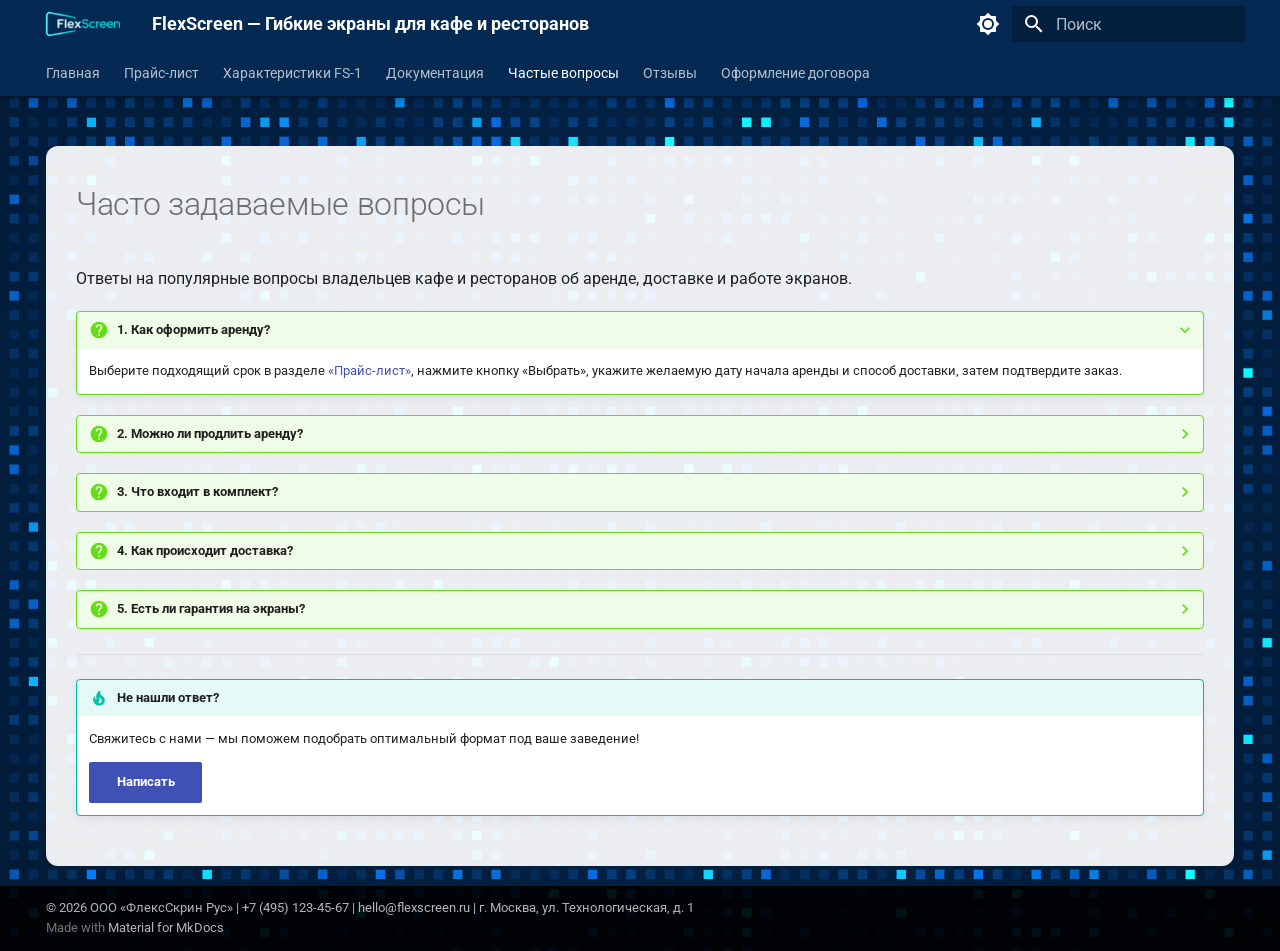
<file: faq/index.html>
<!doctype html>
<html lang="ru" class="no-js">
  <head>
    
      <meta charset="utf-8">
      <meta name="viewport" content="width=device-width,initial-scale=1">
      
        <meta name="description" content="Аренда и продажа гибких 4K-экранов FlexScreen FS-1 для съемок контента с фудблогерами.">
      
      
      
        <link rel="canonical" href="https://egor0169.github.io/mkdocs-demo1/faq/">
      
      
        <link rel="prev" href="../docs/">
      
      
        <link rel="next" href="../reviews/">
      
      
        
      
      
      <link rel="icon" href="../assets/images/favicon.png">
      <meta name="generator" content="mkdocs-1.6.1, mkdocs-material-9.8.2">
    
    
      
        <title>Частые вопросы - FlexScreen — Гибкие экраны для кафе и ресторанов</title>
      
    
    
      <link rel="stylesheet" href="../assets/stylesheets/main.57a0d79d.min.css">
      
        
        <link rel="stylesheet" href="../assets/stylesheets/palette.fb2fffe2.min.css">
      
      


    
    
      
    
    
      
        
        
        <link rel="preconnect" href="https://fonts.gstatic.com" crossorigin>
        <link rel="stylesheet" href="https://fonts.googleapis.com/css?family=Roboto:300,300i,400,400i,700,700i%7CRoboto+Mono:400,400i,700,700i&display=fallback">
        <style>:root{--md-text-font:"Roboto";--md-code-font:"Roboto Mono"}</style>
      
    
    
      <link rel="stylesheet" href="../assets/custom.css">
    
    <script>__md_scope=new URL("..",location),__md_hash=e=>[...e].reduce(((e,_)=>(e<<5)-e+_.charCodeAt(0)),0),__md_get=(e,_=localStorage,t=__md_scope)=>JSON.parse(_.getItem(t.pathname+"."+e)),__md_set=(e,_,t=localStorage,a=__md_scope)=>{try{t.setItem(a.pathname+"."+e,JSON.stringify(_))}catch(e){}}</script>
    
      

    
    
  </head>
  
  
    
    
      
    
    
    
    
    <body dir="ltr" data-md-color-scheme="default" data-md-color-primary="indigo" data-md-color-accent="teal">
  
    
    <input class="md-toggle" data-md-toggle="drawer" type="checkbox" id="__drawer" autocomplete="off">
    <input class="md-toggle" data-md-toggle="search" type="checkbox" id="__search" autocomplete="off">
    <label class="md-overlay" for="__drawer"></label>
    <div data-md-component="skip">
      
        
        <a href="#_1" class="md-skip">
          Перейти к содержанию
        </a>
      
    </div>
    <div data-md-component="announce">
      
    </div>
    
    
      

  

<header class="md-header md-header--shadow md-header--lifted" data-md-component="header">
  <nav class="md-header__inner md-grid" aria-label="Верхний колонтитул">
    <a href=".." title="FlexScreen — Гибкие экраны для кафе и ресторанов" class="md-header__button md-logo" aria-label="FlexScreen — Гибкие экраны для кафе и ресторанов" data-md-component="logo">
      
  <img src="../assets/images/REVERSELOGO.png" alt="logo">

    </a>
    <label class="md-header__button md-icon" for="__drawer">
      
      <svg xmlns="http://www.w3.org/2000/svg" viewBox="0 0 24 24"><path d="M3 6h18v2H3zm0 5h18v2H3zm0 5h18v2H3z"/></svg>
    </label>
    <div class="md-header__title" data-md-component="header-title">
      <div class="md-header__ellipsis">
        <div class="md-header__topic">
          <span class="md-ellipsis">
            FlexScreen — Гибкие экраны для кафе и ресторанов
          </span>
        </div>
        <div class="md-header__topic" data-md-component="header-topic">
          <span class="md-ellipsis">
            
              Частые вопросы
            
          </span>
        </div>
      </div>
    </div>
    
      
        <form class="md-header__option" data-md-component="palette">
  
    
    
    
    <input class="md-option" data-md-color-media="" data-md-color-scheme="default" data-md-color-primary="indigo" data-md-color-accent="teal"  aria-label="Переключить на темную тему"  type="radio" name="__palette" id="__palette_0">
    
      <label class="md-header__button md-icon" title="Переключить на темную тему" for="__palette_1" hidden>
        <svg xmlns="http://www.w3.org/2000/svg" viewBox="0 0 24 24"><path d="M12 8a4 4 0 0 0-4 4 4 4 0 0 0 4 4 4 4 0 0 0 4-4 4 4 0 0 0-4-4m0 10a6 6 0 0 1-6-6 6 6 0 0 1 6-6 6 6 0 0 1 6 6 6 6 0 0 1-6 6m8-9.31V4h-4.69L12 .69 8.69 4H4v4.69L.69 12 4 15.31V20h4.69L12 23.31 15.31 20H20v-4.69L23.31 12z"/></svg>
      </label>
    
  
    
    
    
    <input class="md-option" data-md-color-media="" data-md-color-scheme="slate" data-md-color-primary="indigo" data-md-color-accent="teal"  aria-label="Переключить на светлую тему"  type="radio" name="__palette" id="__palette_1">
    
      <label class="md-header__button md-icon" title="Переключить на светлую тему" for="__palette_0" hidden>
        <svg xmlns="http://www.w3.org/2000/svg" viewBox="0 0 24 24"><path d="M12 18c-.89 0-1.74-.2-2.5-.55C11.56 16.5 13 14.42 13 12s-1.44-4.5-3.5-5.45C10.26 6.2 11.11 6 12 6a6 6 0 0 1 6 6 6 6 0 0 1-6 6m8-9.31V4h-4.69L12 .69 8.69 4H4v4.69L.69 12 4 15.31V20h4.69L12 23.31 15.31 20H20v-4.69L23.31 12z"/></svg>
      </label>
    
  
</form>
      
    
    
      <script>var palette=__md_get("__palette");if(palette&&palette.color){if("(prefers-color-scheme)"===palette.color.media){var media=matchMedia("(prefers-color-scheme: light)"),input=document.querySelector(media.matches?"[data-md-color-media='(prefers-color-scheme: light)']":"[data-md-color-media='(prefers-color-scheme: dark)']");palette.color.media=input.getAttribute("data-md-color-media"),palette.color.scheme=input.getAttribute("data-md-color-scheme"),palette.color.primary=input.getAttribute("data-md-color-primary"),palette.color.accent=input.getAttribute("data-md-color-accent")}for(var[key,value]of Object.entries(palette.color))document.body.setAttribute("data-md-color-"+key,value)}</script>
    
    
    
      
      
        <label class="md-header__button md-icon" for="__search">
          
          <svg xmlns="http://www.w3.org/2000/svg" viewBox="0 0 24 24"><path d="M9.5 3A6.5 6.5 0 0 1 16 9.5c0 1.61-.59 3.09-1.56 4.23l.27.27h.79l5 5-1.5 1.5-5-5v-.79l-.27-.27A6.52 6.52 0 0 1 9.5 16 6.5 6.5 0 0 1 3 9.5 6.5 6.5 0 0 1 9.5 3m0 2C7 5 5 7 5 9.5S7 14 9.5 14 14 12 14 9.5 12 5 9.5 5"/></svg>
        </label>
        <div class="md-search" data-md-component="search" role="dialog">
  <label class="md-search__overlay" for="__search"></label>
  <div class="md-search__inner" role="search">
    <form class="md-search__form" name="search">
      <input type="text" class="md-search__input" name="query" aria-label="Поиск" placeholder="Поиск" autocapitalize="off" autocorrect="off" autocomplete="off" spellcheck="false" data-md-component="search-query" required>
      <label class="md-search__icon md-icon" for="__search">
        
        <svg xmlns="http://www.w3.org/2000/svg" viewBox="0 0 24 24"><path d="M9.5 3A6.5 6.5 0 0 1 16 9.5c0 1.61-.59 3.09-1.56 4.23l.27.27h.79l5 5-1.5 1.5-5-5v-.79l-.27-.27A6.52 6.52 0 0 1 9.5 16 6.5 6.5 0 0 1 3 9.5 6.5 6.5 0 0 1 9.5 3m0 2C7 5 5 7 5 9.5S7 14 9.5 14 14 12 14 9.5 12 5 9.5 5"/></svg>
        
        <svg xmlns="http://www.w3.org/2000/svg" viewBox="0 0 24 24"><path d="M20 11v2H8l5.5 5.5-1.42 1.42L4.16 12l7.92-7.92L13.5 5.5 8 11z"/></svg>
      </label>
      <nav class="md-search__options" aria-label="Поиск">
        
        <button type="reset" class="md-search__icon md-icon" title="Очистить" aria-label="Очистить" tabindex="-1">
          
          <svg xmlns="http://www.w3.org/2000/svg" viewBox="0 0 24 24"><path d="M19 6.41 17.59 5 12 10.59 6.41 5 5 6.41 10.59 12 5 17.59 6.41 19 12 13.41 17.59 19 19 17.59 13.41 12z"/></svg>
        </button>
      </nav>
      
    </form>
    <div class="md-search__output">
      <div class="md-search__scrollwrap" tabindex="0" data-md-scrollfix>
        <div class="md-search-result" data-md-component="search-result">
          <div class="md-search-result__meta">
            Инициализация поиска
          </div>
          <ol class="md-search-result__list" role="presentation"></ol>
        </div>
      </div>
    </div>
  </div>
</div>
      
    
    
  </nav>
  
    
      
<nav class="md-tabs" aria-label="Вкладки" data-md-component="tabs">
  <div class="md-grid">
    <ul class="md-tabs__list">
      
        
  
  
  
  
    <li class="md-tabs__item">
      <a href=".." class="md-tabs__link">
        
  
  
    
  
  Главная

      </a>
    </li>
  

      
        
  
  
  
  
    <li class="md-tabs__item">
      <a href="../price/" class="md-tabs__link">
        
  
  
    
  
  Прайс-лист

      </a>
    </li>
  

      
        
  
  
  
  
    <li class="md-tabs__item">
      <a href="../specs/" class="md-tabs__link">
        
  
  
    
  
  Характеристики FS-1

      </a>
    </li>
  

      
        
  
  
  
  
    <li class="md-tabs__item">
      <a href="../docs/" class="md-tabs__link">
        
  
  
    
  
  Документация

      </a>
    </li>
  

      
        
  
  
  
    
  
  
    <li class="md-tabs__item md-tabs__item--active">
      <a href="./" class="md-tabs__link">
        
  
  
    
  
  Частые вопросы

      </a>
    </li>
  

      
        
  
  
  
  
    <li class="md-tabs__item">
      <a href="../reviews/" class="md-tabs__link">
        
  
  
    
  
  Отзывы

      </a>
    </li>
  

      
        
  
  
  
  
    <li class="md-tabs__item">
      <a href="../order/" class="md-tabs__link">
        
  
  
    
  
  Оформление договора

      </a>
    </li>
  

      
    </ul>
  </div>
</nav>
    
  
</header>
    
    <div class="md-container" data-md-component="container">
      
      
        
      
      <main class="md-main" data-md-component="main">
        <div class="md-main__inner md-grid">
          
            
              
                
              
              <div class="md-sidebar md-sidebar--primary" data-md-component="sidebar" data-md-type="navigation" hidden>
                <div class="md-sidebar__scrollwrap">
                  <div class="md-sidebar__inner">
                    


  


<nav class="md-nav md-nav--primary md-nav--lifted" aria-label="Навигация" data-md-level="0">
  <label class="md-nav__title" for="__drawer">
    <a href=".." title="FlexScreen — Гибкие экраны для кафе и ресторанов" class="md-nav__button md-logo" aria-label="FlexScreen — Гибкие экраны для кафе и ресторанов" data-md-component="logo">
      
  <img src="../assets/images/REVERSELOGO.png" alt="logo">

    </a>
    FlexScreen — Гибкие экраны для кафе и ресторанов
  </label>
  
  <ul class="md-nav__list" data-md-scrollfix>
    
      
      
  
  
  
  
    <li class="md-nav__item">
      <a href=".." class="md-nav__link">
        
  
  
  <span class="md-ellipsis">
    
  
    Главная
  

    
  </span>
  
  

      </a>
    </li>
  

    
      
      
  
  
  
  
    <li class="md-nav__item">
      <a href="../price/" class="md-nav__link">
        
  
  
  <span class="md-ellipsis">
    
  
    Прайс-лист
  

    
  </span>
  
  

      </a>
    </li>
  

    
      
      
  
  
  
  
    <li class="md-nav__item">
      <a href="../specs/" class="md-nav__link">
        
  
  
  <span class="md-ellipsis">
    
  
    Характеристики FS-1
  

    
  </span>
  
  

      </a>
    </li>
  

    
      
      
  
  
  
  
    <li class="md-nav__item">
      <a href="../docs/" class="md-nav__link">
        
  
  
  <span class="md-ellipsis">
    
  
    Документация
  

    
  </span>
  
  

      </a>
    </li>
  

    
      
      
  
  
    
  
  
  
    <li class="md-nav__item md-nav__item--active">
      
      <input class="md-nav__toggle md-toggle" type="checkbox" id="__toc">
      
      
        
      
      
      <a href="./" class="md-nav__link md-nav__link--active">
        
  
  
  <span class="md-ellipsis">
    
  
    Частые вопросы
  

    
  </span>
  
  

      </a>
      
    </li>
  

    
      
      
  
  
  
  
    <li class="md-nav__item">
      <a href="../reviews/" class="md-nav__link">
        
  
  
  <span class="md-ellipsis">
    
  
    Отзывы
  

    
  </span>
  
  

      </a>
    </li>
  

    
      
      
  
  
  
  
    <li class="md-nav__item">
      <a href="../order/" class="md-nav__link">
        
  
  
  <span class="md-ellipsis">
    
  
    Оформление договора
  

    
  </span>
  
  

      </a>
    </li>
  

    
  </ul>
</nav>
                  </div>
                </div>
              </div>
            
            
              
                
              
              <div class="md-sidebar md-sidebar--secondary" data-md-component="sidebar" data-md-type="toc" hidden>
                <div class="md-sidebar__scrollwrap">
                  <div class="md-sidebar__inner">
                    

<nav class="md-nav md-nav--secondary" aria-label="Содержание">
  
  
  
    
  
  
</nav>
                  </div>
                </div>
              </div>
            
          
          
            <div class="md-content" data-md-component="content">
              
              <article class="md-content__inner md-typeset">
                
                  
  




<h1 id="_1">Часто задаваемые вопросы</h1>
<p>Ответы на популярные вопросы владельцев кафе и ресторанов об аренде, доставке и работе экранов.</p>
<details class="question" open="open">
<summary>1. Как оформить аренду?</summary>
<p>Выберите подходящий срок в разделе <a href="../price/">«Прайс-лист»</a>, нажмите кнопку «Выбрать», укажите желаемую дату начала аренды и способ доставки, затем подтвердите заказ.</p>
</details>
<details class="question">
<summary>2. Можно ли продлить аренду?</summary>
<p>Да, продлить договор можно на любой срок (неделю, месяц или год) через менеджера или в личном кабинете минимум за 24 часа до окончания текущего периода без возврата экрана.</p>
</details>
<details class="question">
<summary>3. Что входит в комплект?</summary>
<p>В стандартный комплект поставки входят: гибкий экран FlexScreen FS-1, устойчивая настольная подставка, адаптер питания, кабели USB-C и HDMI, а также защитный транспортировочный чехол.</p>
</details>
<details class="question">
<summary>4. Как происходит доставка?</summary>
<p>Курьер доставит экран по Москве и области в выбранный вами день (стоимость — 1 000 ₽), либо вы можете забрать его бесплатно самовывозом со склада. Оборудование полностью готово к работе сразу после распаковки.</p>
</details>
<details class="question">
<summary>5. Есть ли гарантия на экраны?</summary>
<p>На купленные экраны действует официальная гарантия 2 года. При аренде мы бесплатно заменим экран в течение 24 часов при любой технической поломке.</p>
</details>
<hr />
<div class="admonition tip">
<p class="admonition-title">Не нашли ответ?</p>
<p>Свяжитесь с нами — мы поможем подобрать оптимальный формат под ваше заведение!</p>
<p><a class="md-button md-button--primary" href="mailto:hello@flexscreen.ru">Написать</a></p>
</div>







  
  




  



                
              </article>
            </div>
          
          
  <script>var tabs=__md_get("__tabs");if(Array.isArray(tabs))e:for(var set of document.querySelectorAll(".tabbed-set")){var labels=set.querySelector(".tabbed-labels");for(var tab of tabs)for(var label of labels.getElementsByTagName("label"))if(label.innerText.trim()===tab){var input=document.getElementById(label.htmlFor);input.checked=!0;continue e}}</script>

<script>var target=document.getElementById(location.hash.slice(1));target&&target.name&&(target.checked=target.name.startsWith("__tabbed_"))</script>
        </div>
        
          <button type="button" class="md-top md-icon" data-md-component="top" hidden>
  
  <svg xmlns="http://www.w3.org/2000/svg" viewBox="0 0 24 24"><path d="M13 20h-2V8l-5.5 5.5-1.42-1.42L12 4.16l7.92 7.92-1.42 1.42L13 8z"/></svg>
  К началу
</button>
        
      </main>
      
        <footer class="md-footer">
  
  <div class="md-footer-meta md-typeset">
    <div class="md-footer-meta__inner md-grid">
      <div class="md-copyright">
  
    <div class="md-copyright__highlight">
      © 2026 ООО «ФлексСкрин Рус» | +7 (495) 123-45-67 | hello@flexscreen.ru | г. Москва, ул. Технологическая, д. 1

    </div>
  
  
    Made with
    <a href="https://squidfunk.github.io/mkdocs-material/" target="_blank" rel="noopener">
      Material for MkDocs
    </a>
  
</div>
      
    </div>
  </div>
</footer>
      
    </div>
    <div class="md-dialog" data-md-component="dialog">
      <div class="md-dialog__inner md-typeset"></div>
    </div>
    
    
    
      
      
      <script id="__config" type="application/json">{"annotate": null, "base": "..", "features": ["navigation.tabs", "navigation.tabs.sticky", "navigation.top", "content.tabs.link"], "search": "../assets/javascripts/workers/search.a7633da7.min.js", "tags": null, "translations": {"clipboard.copied": "\u0421\u043a\u043e\u043f\u0438\u0440\u043e\u0432\u0430\u043d\u043e \u0432 \u0431\u0443\u0444\u0435\u0440", "clipboard.copy": "\u041a\u043e\u043f\u0438\u0440\u043e\u0432\u0430\u0442\u044c \u0432 \u0431\u0443\u0444\u0435\u0440", "search.result.more.one": "\u0415\u0449\u0451 1 \u043d\u0430 \u044d\u0442\u043e\u0439 \u0441\u0442\u0440\u0430\u043d\u0438\u0446\u0435", "search.result.more.other": "\u0415\u0449\u0451 # \u043d\u0430 \u044d\u0442\u043e\u0439 \u0441\u0442\u0440\u0430\u043d\u0438\u0446\u0435", "search.result.none": "\u0421\u043e\u0432\u043f\u0430\u0434\u0435\u043d\u0438\u0439 \u043d\u0435 \u043d\u0430\u0439\u0434\u0435\u043d\u043e", "search.result.one": "\u041d\u0430\u0439\u0434\u0435\u043d\u043e 1 \u0441\u043e\u0432\u043f\u0430\u0434\u0435\u043d\u0438\u0435", "search.result.other": "\u041d\u0430\u0439\u0434\u0435\u043d\u043e \u0441\u043e\u0432\u043f\u0430\u0434\u0435\u043d\u0438\u0439: #", "search.result.placeholder": "\u041d\u0430\u0447\u043d\u0438\u0442\u0435 \u043f\u0435\u0447\u0430\u0442\u0430\u0442\u044c \u0434\u043b\u044f \u043f\u043e\u0438\u0441\u043a\u0430", "search.result.term.missing": "\u041e\u0442\u0441\u0443\u0442\u0441\u0442\u0432\u0443\u0435\u0442", "select.version": "\u0412\u044b\u0431\u0435\u0440\u0438\u0442\u0435 \u0432\u0435\u0440\u0441\u0438\u044e"}, "version": null}</script>
    
    
      <script src="../assets/javascripts/bundle.a5f9d56c.min.js"></script>
      
        <script src="../assets/order.js"></script>
      
    
  </body>
</html>
</file>
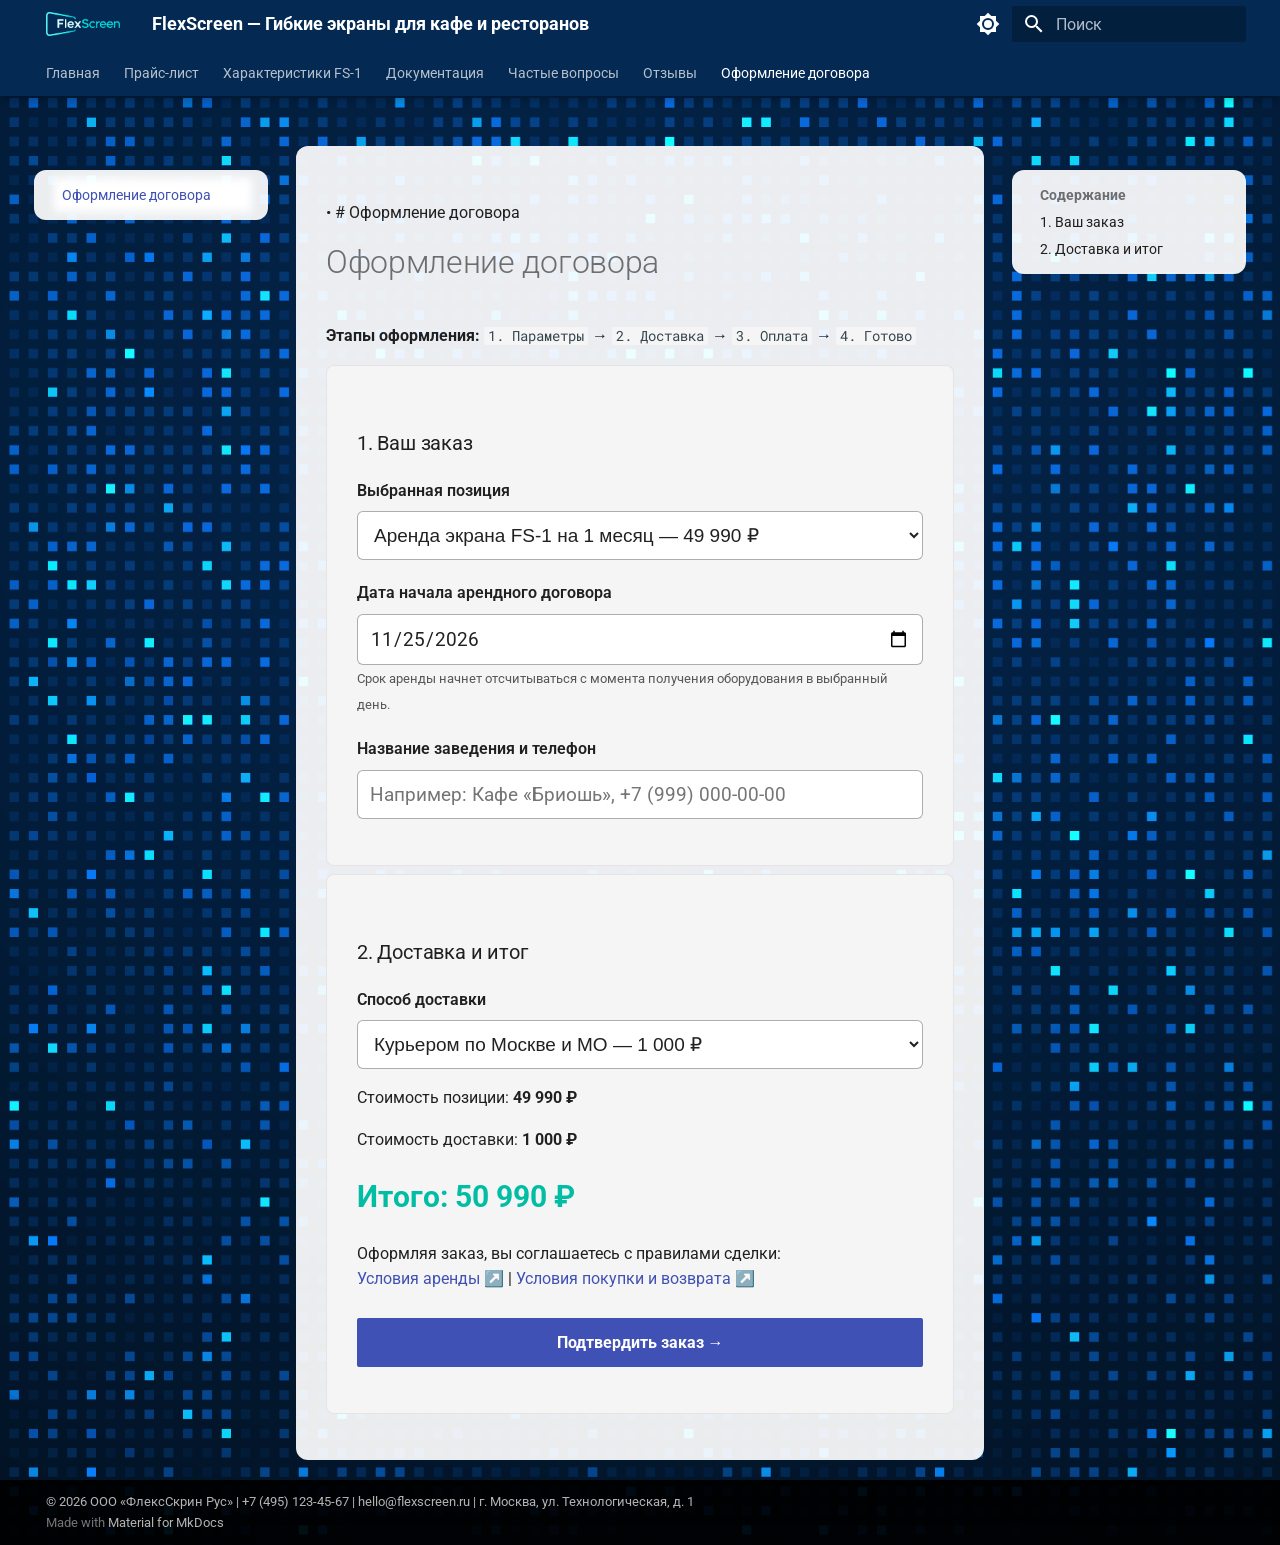
<file: order/index.html>
<!doctype html>
<html lang="ru" class="no-js">
  <head>
    
      <meta charset="utf-8">
      <meta name="viewport" content="width=device-width,initial-scale=1">
      
        <meta name="description" content="Аренда и продажа гибких 4K-экранов FlexScreen FS-1 для съемок контента с фудблогерами.">
      
      
      
        <link rel="canonical" href="https://egor0169.github.io/mkdocs-demo1/order/">
      
      
        <link rel="prev" href="../reviews/">
      
      
      
        
      
      
      <link rel="icon" href="../assets/images/favicon.png">
      <meta name="generator" content="mkdocs-1.6.1, mkdocs-material-9.8.2">
    
    
      
        <title>Оформление договора - FlexScreen — Гибкие экраны для кафе и ресторанов</title>
      
    
    
      <link rel="stylesheet" href="../assets/stylesheets/main.57a0d79d.min.css">
      
        
        <link rel="stylesheet" href="../assets/stylesheets/palette.fb2fffe2.min.css">
      
      


    
    
      
    
    
      
        
        
        <link rel="preconnect" href="https://fonts.gstatic.com" crossorigin>
        <link rel="stylesheet" href="https://fonts.googleapis.com/css?family=Roboto:300,300i,400,400i,700,700i%7CRoboto+Mono:400,400i,700,700i&display=fallback">
        <style>:root{--md-text-font:"Roboto";--md-code-font:"Roboto Mono"}</style>
      
    
    
      <link rel="stylesheet" href="../assets/custom.css">
    
    <script>__md_scope=new URL("..",location),__md_hash=e=>[...e].reduce(((e,_)=>(e<<5)-e+_.charCodeAt(0)),0),__md_get=(e,_=localStorage,t=__md_scope)=>JSON.parse(_.getItem(t.pathname+"."+e)),__md_set=(e,_,t=localStorage,a=__md_scope)=>{try{t.setItem(a.pathname+"."+e,JSON.stringify(_))}catch(e){}}</script>
    
      

    
    
  </head>
  
  
    
    
      
    
    
    
    
    <body dir="ltr" data-md-color-scheme="default" data-md-color-primary="indigo" data-md-color-accent="teal">
  
    
    <input class="md-toggle" data-md-toggle="drawer" type="checkbox" id="__drawer" autocomplete="off">
    <input class="md-toggle" data-md-toggle="search" type="checkbox" id="__search" autocomplete="off">
    <label class="md-overlay" for="__drawer"></label>
    <div data-md-component="skip">
      
        
        <a href="#_1" class="md-skip">
          Перейти к содержанию
        </a>
      
    </div>
    <div data-md-component="announce">
      
    </div>
    
    
      

  

<header class="md-header md-header--shadow md-header--lifted" data-md-component="header">
  <nav class="md-header__inner md-grid" aria-label="Верхний колонтитул">
    <a href=".." title="FlexScreen — Гибкие экраны для кафе и ресторанов" class="md-header__button md-logo" aria-label="FlexScreen — Гибкие экраны для кафе и ресторанов" data-md-component="logo">
      
  <img src="../assets/images/REVERSELOGO.png" alt="logo">

    </a>
    <label class="md-header__button md-icon" for="__drawer">
      
      <svg xmlns="http://www.w3.org/2000/svg" viewBox="0 0 24 24"><path d="M3 6h18v2H3zm0 5h18v2H3zm0 5h18v2H3z"/></svg>
    </label>
    <div class="md-header__title" data-md-component="header-title">
      <div class="md-header__ellipsis">
        <div class="md-header__topic">
          <span class="md-ellipsis">
            FlexScreen — Гибкие экраны для кафе и ресторанов
          </span>
        </div>
        <div class="md-header__topic" data-md-component="header-topic">
          <span class="md-ellipsis">
            
              Оформление договора
            
          </span>
        </div>
      </div>
    </div>
    
      
        <form class="md-header__option" data-md-component="palette">
  
    
    
    
    <input class="md-option" data-md-color-media="" data-md-color-scheme="default" data-md-color-primary="indigo" data-md-color-accent="teal"  aria-label="Переключить на темную тему"  type="radio" name="__palette" id="__palette_0">
    
      <label class="md-header__button md-icon" title="Переключить на темную тему" for="__palette_1" hidden>
        <svg xmlns="http://www.w3.org/2000/svg" viewBox="0 0 24 24"><path d="M12 8a4 4 0 0 0-4 4 4 4 0 0 0 4 4 4 4 0 0 0 4-4 4 4 0 0 0-4-4m0 10a6 6 0 0 1-6-6 6 6 0 0 1 6-6 6 6 0 0 1 6 6 6 6 0 0 1-6 6m8-9.31V4h-4.69L12 .69 8.69 4H4v4.69L.69 12 4 15.31V20h4.69L12 23.31 15.31 20H20v-4.69L23.31 12z"/></svg>
      </label>
    
  
    
    
    
    <input class="md-option" data-md-color-media="" data-md-color-scheme="slate" data-md-color-primary="indigo" data-md-color-accent="teal"  aria-label="Переключить на светлую тему"  type="radio" name="__palette" id="__palette_1">
    
      <label class="md-header__button md-icon" title="Переключить на светлую тему" for="__palette_0" hidden>
        <svg xmlns="http://www.w3.org/2000/svg" viewBox="0 0 24 24"><path d="M12 18c-.89 0-1.74-.2-2.5-.55C11.56 16.5 13 14.42 13 12s-1.44-4.5-3.5-5.45C10.26 6.2 11.11 6 12 6a6 6 0 0 1 6 6 6 6 0 0 1-6 6m8-9.31V4h-4.69L12 .69 8.69 4H4v4.69L.69 12 4 15.31V20h4.69L12 23.31 15.31 20H20v-4.69L23.31 12z"/></svg>
      </label>
    
  
</form>
      
    
    
      <script>var palette=__md_get("__palette");if(palette&&palette.color){if("(prefers-color-scheme)"===palette.color.media){var media=matchMedia("(prefers-color-scheme: light)"),input=document.querySelector(media.matches?"[data-md-color-media='(prefers-color-scheme: light)']":"[data-md-color-media='(prefers-color-scheme: dark)']");palette.color.media=input.getAttribute("data-md-color-media"),palette.color.scheme=input.getAttribute("data-md-color-scheme"),palette.color.primary=input.getAttribute("data-md-color-primary"),palette.color.accent=input.getAttribute("data-md-color-accent")}for(var[key,value]of Object.entries(palette.color))document.body.setAttribute("data-md-color-"+key,value)}</script>
    
    
    
      
      
        <label class="md-header__button md-icon" for="__search">
          
          <svg xmlns="http://www.w3.org/2000/svg" viewBox="0 0 24 24"><path d="M9.5 3A6.5 6.5 0 0 1 16 9.5c0 1.61-.59 3.09-1.56 4.23l.27.27h.79l5 5-1.5 1.5-5-5v-.79l-.27-.27A6.52 6.52 0 0 1 9.5 16 6.5 6.5 0 0 1 3 9.5 6.5 6.5 0 0 1 9.5 3m0 2C7 5 5 7 5 9.5S7 14 9.5 14 14 12 14 9.5 12 5 9.5 5"/></svg>
        </label>
        <div class="md-search" data-md-component="search" role="dialog">
  <label class="md-search__overlay" for="__search"></label>
  <div class="md-search__inner" role="search">
    <form class="md-search__form" name="search">
      <input type="text" class="md-search__input" name="query" aria-label="Поиск" placeholder="Поиск" autocapitalize="off" autocorrect="off" autocomplete="off" spellcheck="false" data-md-component="search-query" required>
      <label class="md-search__icon md-icon" for="__search">
        
        <svg xmlns="http://www.w3.org/2000/svg" viewBox="0 0 24 24"><path d="M9.5 3A6.5 6.5 0 0 1 16 9.5c0 1.61-.59 3.09-1.56 4.23l.27.27h.79l5 5-1.5 1.5-5-5v-.79l-.27-.27A6.52 6.52 0 0 1 9.5 16 6.5 6.5 0 0 1 3 9.5 6.5 6.5 0 0 1 9.5 3m0 2C7 5 5 7 5 9.5S7 14 9.5 14 14 12 14 9.5 12 5 9.5 5"/></svg>
        
        <svg xmlns="http://www.w3.org/2000/svg" viewBox="0 0 24 24"><path d="M20 11v2H8l5.5 5.5-1.42 1.42L4.16 12l7.92-7.92L13.5 5.5 8 11z"/></svg>
      </label>
      <nav class="md-search__options" aria-label="Поиск">
        
        <button type="reset" class="md-search__icon md-icon" title="Очистить" aria-label="Очистить" tabindex="-1">
          
          <svg xmlns="http://www.w3.org/2000/svg" viewBox="0 0 24 24"><path d="M19 6.41 17.59 5 12 10.59 6.41 5 5 6.41 10.59 12 5 17.59 6.41 19 12 13.41 17.59 19 19 17.59 13.41 12z"/></svg>
        </button>
      </nav>
      
    </form>
    <div class="md-search__output">
      <div class="md-search__scrollwrap" tabindex="0" data-md-scrollfix>
        <div class="md-search-result" data-md-component="search-result">
          <div class="md-search-result__meta">
            Инициализация поиска
          </div>
          <ol class="md-search-result__list" role="presentation"></ol>
        </div>
      </div>
    </div>
  </div>
</div>
      
    
    
  </nav>
  
    
      
<nav class="md-tabs" aria-label="Вкладки" data-md-component="tabs">
  <div class="md-grid">
    <ul class="md-tabs__list">
      
        
  
  
  
  
    <li class="md-tabs__item">
      <a href=".." class="md-tabs__link">
        
  
  
    
  
  Главная

      </a>
    </li>
  

      
        
  
  
  
  
    <li class="md-tabs__item">
      <a href="../price/" class="md-tabs__link">
        
  
  
    
  
  Прайс-лист

      </a>
    </li>
  

      
        
  
  
  
  
    <li class="md-tabs__item">
      <a href="../specs/" class="md-tabs__link">
        
  
  
    
  
  Характеристики FS-1

      </a>
    </li>
  

      
        
  
  
  
  
    <li class="md-tabs__item">
      <a href="../docs/" class="md-tabs__link">
        
  
  
    
  
  Документация

      </a>
    </li>
  

      
        
  
  
  
  
    <li class="md-tabs__item">
      <a href="../faq/" class="md-tabs__link">
        
  
  
    
  
  Частые вопросы

      </a>
    </li>
  

      
        
  
  
  
  
    <li class="md-tabs__item">
      <a href="../reviews/" class="md-tabs__link">
        
  
  
    
  
  Отзывы

      </a>
    </li>
  

      
        
  
  
  
    
  
  
    <li class="md-tabs__item md-tabs__item--active">
      <a href="./" class="md-tabs__link">
        
  
  
    
  
  Оформление договора

      </a>
    </li>
  

      
    </ul>
  </div>
</nav>
    
  
</header>
    
    <div class="md-container" data-md-component="container">
      
      
        
      
      <main class="md-main" data-md-component="main">
        <div class="md-main__inner md-grid">
          
            
              
              <div class="md-sidebar md-sidebar--primary" data-md-component="sidebar" data-md-type="navigation" >
                <div class="md-sidebar__scrollwrap">
                  <div class="md-sidebar__inner">
                    


  


<nav class="md-nav md-nav--primary md-nav--lifted" aria-label="Навигация" data-md-level="0">
  <label class="md-nav__title" for="__drawer">
    <a href=".." title="FlexScreen — Гибкие экраны для кафе и ресторанов" class="md-nav__button md-logo" aria-label="FlexScreen — Гибкие экраны для кафе и ресторанов" data-md-component="logo">
      
  <img src="../assets/images/REVERSELOGO.png" alt="logo">

    </a>
    FlexScreen — Гибкие экраны для кафе и ресторанов
  </label>
  
  <ul class="md-nav__list" data-md-scrollfix>
    
      
      
  
  
  
  
    <li class="md-nav__item">
      <a href=".." class="md-nav__link">
        
  
  
  <span class="md-ellipsis">
    
  
    Главная
  

    
  </span>
  
  

      </a>
    </li>
  

    
      
      
  
  
  
  
    <li class="md-nav__item">
      <a href="../price/" class="md-nav__link">
        
  
  
  <span class="md-ellipsis">
    
  
    Прайс-лист
  

    
  </span>
  
  

      </a>
    </li>
  

    
      
      
  
  
  
  
    <li class="md-nav__item">
      <a href="../specs/" class="md-nav__link">
        
  
  
  <span class="md-ellipsis">
    
  
    Характеристики FS-1
  

    
  </span>
  
  

      </a>
    </li>
  

    
      
      
  
  
  
  
    <li class="md-nav__item">
      <a href="../docs/" class="md-nav__link">
        
  
  
  <span class="md-ellipsis">
    
  
    Документация
  

    
  </span>
  
  

      </a>
    </li>
  

    
      
      
  
  
  
  
    <li class="md-nav__item">
      <a href="../faq/" class="md-nav__link">
        
  
  
  <span class="md-ellipsis">
    
  
    Частые вопросы
  

    
  </span>
  
  

      </a>
    </li>
  

    
      
      
  
  
  
  
    <li class="md-nav__item">
      <a href="../reviews/" class="md-nav__link">
        
  
  
  <span class="md-ellipsis">
    
  
    Отзывы
  

    
  </span>
  
  

      </a>
    </li>
  

    
      
      
  
  
    
  
  
  
    <li class="md-nav__item md-nav__item--active">
      
      <input class="md-nav__toggle md-toggle" type="checkbox" id="__toc">
      
      
        
      
      
        <label class="md-nav__link md-nav__link--active" for="__toc">
          
  
  
  <span class="md-ellipsis">
    
  
    Оформление договора
  

    
  </span>
  
  

          <span class="md-nav__icon md-icon"></span>
        </label>
      
      <a href="./" class="md-nav__link md-nav__link--active">
        
  
  
  <span class="md-ellipsis">
    
  
    Оформление договора
  

    
  </span>
  
  

      </a>
      
        

<nav class="md-nav md-nav--secondary" aria-label="Содержание">
  
  
  
    
  
  
    <label class="md-nav__title" for="__toc">
      <span class="md-nav__icon md-icon"></span>
      Содержание
    </label>
    <ul class="md-nav__list" data-md-component="toc" data-md-scrollfix>
      
        <li class="md-nav__item">
  <a href="#1" class="md-nav__link">
    <span class="md-ellipsis">
      
        1. Ваш заказ
      
    </span>
  </a>
  
</li>
      
        <li class="md-nav__item">
  <a href="#2" class="md-nav__link">
    <span class="md-ellipsis">
      
        2. Доставка и итог
      
    </span>
  </a>
  
</li>
      
    </ul>
  
</nav>
      
    </li>
  

    
  </ul>
</nav>
                  </div>
                </div>
              </div>
            
            
              
              <div class="md-sidebar md-sidebar--secondary" data-md-component="sidebar" data-md-type="toc" >
                <div class="md-sidebar__scrollwrap">
                  <div class="md-sidebar__inner">
                    

<nav class="md-nav md-nav--secondary" aria-label="Содержание">
  
  
  
    
  
  
    <label class="md-nav__title" for="__toc">
      <span class="md-nav__icon md-icon"></span>
      Содержание
    </label>
    <ul class="md-nav__list" data-md-component="toc" data-md-scrollfix>
      
        <li class="md-nav__item">
  <a href="#1" class="md-nav__link">
    <span class="md-ellipsis">
      
        1. Ваш заказ
      
    </span>
  </a>
  
</li>
      
        <li class="md-nav__item">
  <a href="#2" class="md-nav__link">
    <span class="md-ellipsis">
      
        2. Доставка и итог
      
    </span>
  </a>
  
</li>
      
    </ul>
  
</nav>
                  </div>
                </div>
              </div>
            
          
          
            <div class="md-content" data-md-component="content">
              
              <article class="md-content__inner md-typeset">
                
                  



<p>• # Оформление договора</p>
<h1 id="_1">Оформление договора</h1>
<p><strong>Этапы оформления:</strong> <code>1. Параметры</code> → <code>2. Доставка</code> → <code>3. Оплата</code> → <code>4. Готово</code></p>
<div class="grid">
<div class="order-box">
<h3 id="1">1. Ваш заказ</h3>
<p><label for="order-plan">Выбранная позиция</label>
<select id="order-plan">
  </p>
<option value="rent_week">Аренда экрана FS-1 на 1 неделю — 14 990 ₽</option>
<option selected="selected" value="rent_month">Аренда экрана FS-1 на 1 месяц — 49 990 ₽</option>
<option value="rent_year">Аренда экрана FS-1 на 1 год — 290 990 ₽</option>
<option value="buy">Покупка экрана FS-1 в собственность — 499 000 ₽</option>
<p></select></p>
<div id="rent-date-wrapper">
  <label for="rent-start-date">Дата начала арендного договора</label>
  <input type="date" id="rent-start-date" value="2026-11-25">
  <small>Срок аренды начнет отсчитываться с момента получения оборудования в выбранный день.</small>
</div>
<p><label for="client-contact">Название заведения и телефон</label>
<input type="text" id="client-contact" placeholder="Например: Кафе «Бриошь», +7 (999) 000-00-00"></p>
</div>
<div class="order-box">
<h3 id="2">2. Доставка и итог</h3>
<p><label for="order-delivery">Способ доставки</label>
<select id="order-delivery">
  </p>
<option selected="selected" value="1000">Курьером по Москве и МО — 1 000 ₽</option>
<option value="0">Самовывоз со склада (ул. Технологическая, д. 1) — 0 ₽</option>
<p></select></p>
<p>Стоимость позиции: <strong id="item-price">49 990 ₽</strong></p>
<p>Стоимость доставки: <strong id="delivery-price">1 000 ₽</strong></p>
<div class="total-price">
  Итого: <span id="total-price">50 990 ₽</span>
</div>
<p style="margin-top: 1rem;">
  Оформляя заказ, вы соглашаетесь с правилами сделки:<br>
  <a href="../docs/" target="_blank">Условия аренды ↗️</a> | 
  <a href="../docs/" target="_blank">Условия покупки и возврата ↗️</a>
</p>
<p><a href="#" id="confirm-order-btn" class="md-button md-button--primary" style="width: 100%; text-align: center; margin-top: 0.5rem;">Подтвердить заказ →</a></p>
<div id="order-success" style="display: none; margin-top: 1rem; padding: 0.8rem; border-radius: 6px; background: rgba(0, 150, 136, 0.15); border: 1px solid #009688;">
  ✅ <strong>Заявка сформирована!</strong> Менеджер свяжется с вами в течение 15 минут для подтверждения договора.
</div>
</div>
</div>












                
              </article>
            </div>
          
          
  <script>var tabs=__md_get("__tabs");if(Array.isArray(tabs))e:for(var set of document.querySelectorAll(".tabbed-set")){var labels=set.querySelector(".tabbed-labels");for(var tab of tabs)for(var label of labels.getElementsByTagName("label"))if(label.innerText.trim()===tab){var input=document.getElementById(label.htmlFor);input.checked=!0;continue e}}</script>

<script>var target=document.getElementById(location.hash.slice(1));target&&target.name&&(target.checked=target.name.startsWith("__tabbed_"))</script>
        </div>
        
          <button type="button" class="md-top md-icon" data-md-component="top" hidden>
  
  <svg xmlns="http://www.w3.org/2000/svg" viewBox="0 0 24 24"><path d="M13 20h-2V8l-5.5 5.5-1.42-1.42L12 4.16l7.92 7.92-1.42 1.42L13 8z"/></svg>
  К началу
</button>
        
      </main>
      
        <footer class="md-footer">
  
  <div class="md-footer-meta md-typeset">
    <div class="md-footer-meta__inner md-grid">
      <div class="md-copyright">
  
    <div class="md-copyright__highlight">
      © 2026 ООО «ФлексСкрин Рус» | +7 (495) 123-45-67 | hello@flexscreen.ru | г. Москва, ул. Технологическая, д. 1

    </div>
  
  
    Made with
    <a href="https://squidfunk.github.io/mkdocs-material/" target="_blank" rel="noopener">
      Material for MkDocs
    </a>
  
</div>
      
    </div>
  </div>
</footer>
      
    </div>
    <div class="md-dialog" data-md-component="dialog">
      <div class="md-dialog__inner md-typeset"></div>
    </div>
    
    
    
      
      
      <script id="__config" type="application/json">{"annotate": null, "base": "..", "features": ["navigation.tabs", "navigation.tabs.sticky", "navigation.top", "content.tabs.link"], "search": "../assets/javascripts/workers/search.a7633da7.min.js", "tags": null, "translations": {"clipboard.copied": "\u0421\u043a\u043e\u043f\u0438\u0440\u043e\u0432\u0430\u043d\u043e \u0432 \u0431\u0443\u0444\u0435\u0440", "clipboard.copy": "\u041a\u043e\u043f\u0438\u0440\u043e\u0432\u0430\u0442\u044c \u0432 \u0431\u0443\u0444\u0435\u0440", "search.result.more.one": "\u0415\u0449\u0451 1 \u043d\u0430 \u044d\u0442\u043e\u0439 \u0441\u0442\u0440\u0430\u043d\u0438\u0446\u0435", "search.result.more.other": "\u0415\u0449\u0451 # \u043d\u0430 \u044d\u0442\u043e\u0439 \u0441\u0442\u0440\u0430\u043d\u0438\u0446\u0435", "search.result.none": "\u0421\u043e\u0432\u043f\u0430\u0434\u0435\u043d\u0438\u0439 \u043d\u0435 \u043d\u0430\u0439\u0434\u0435\u043d\u043e", "search.result.one": "\u041d\u0430\u0439\u0434\u0435\u043d\u043e 1 \u0441\u043e\u0432\u043f\u0430\u0434\u0435\u043d\u0438\u0435", "search.result.other": "\u041d\u0430\u0439\u0434\u0435\u043d\u043e \u0441\u043e\u0432\u043f\u0430\u0434\u0435\u043d\u0438\u0439: #", "search.result.placeholder": "\u041d\u0430\u0447\u043d\u0438\u0442\u0435 \u043f\u0435\u0447\u0430\u0442\u0430\u0442\u044c \u0434\u043b\u044f \u043f\u043e\u0438\u0441\u043a\u0430", "search.result.term.missing": "\u041e\u0442\u0441\u0443\u0442\u0441\u0442\u0432\u0443\u0435\u0442", "select.version": "\u0412\u044b\u0431\u0435\u0440\u0438\u0442\u0435 \u0432\u0435\u0440\u0441\u0438\u044e"}, "version": null}</script>
    
    
      <script src="../assets/javascripts/bundle.a5f9d56c.min.js"></script>
      
        <script src="../assets/order.js"></script>
      
    
  </body>
</html>
</file>
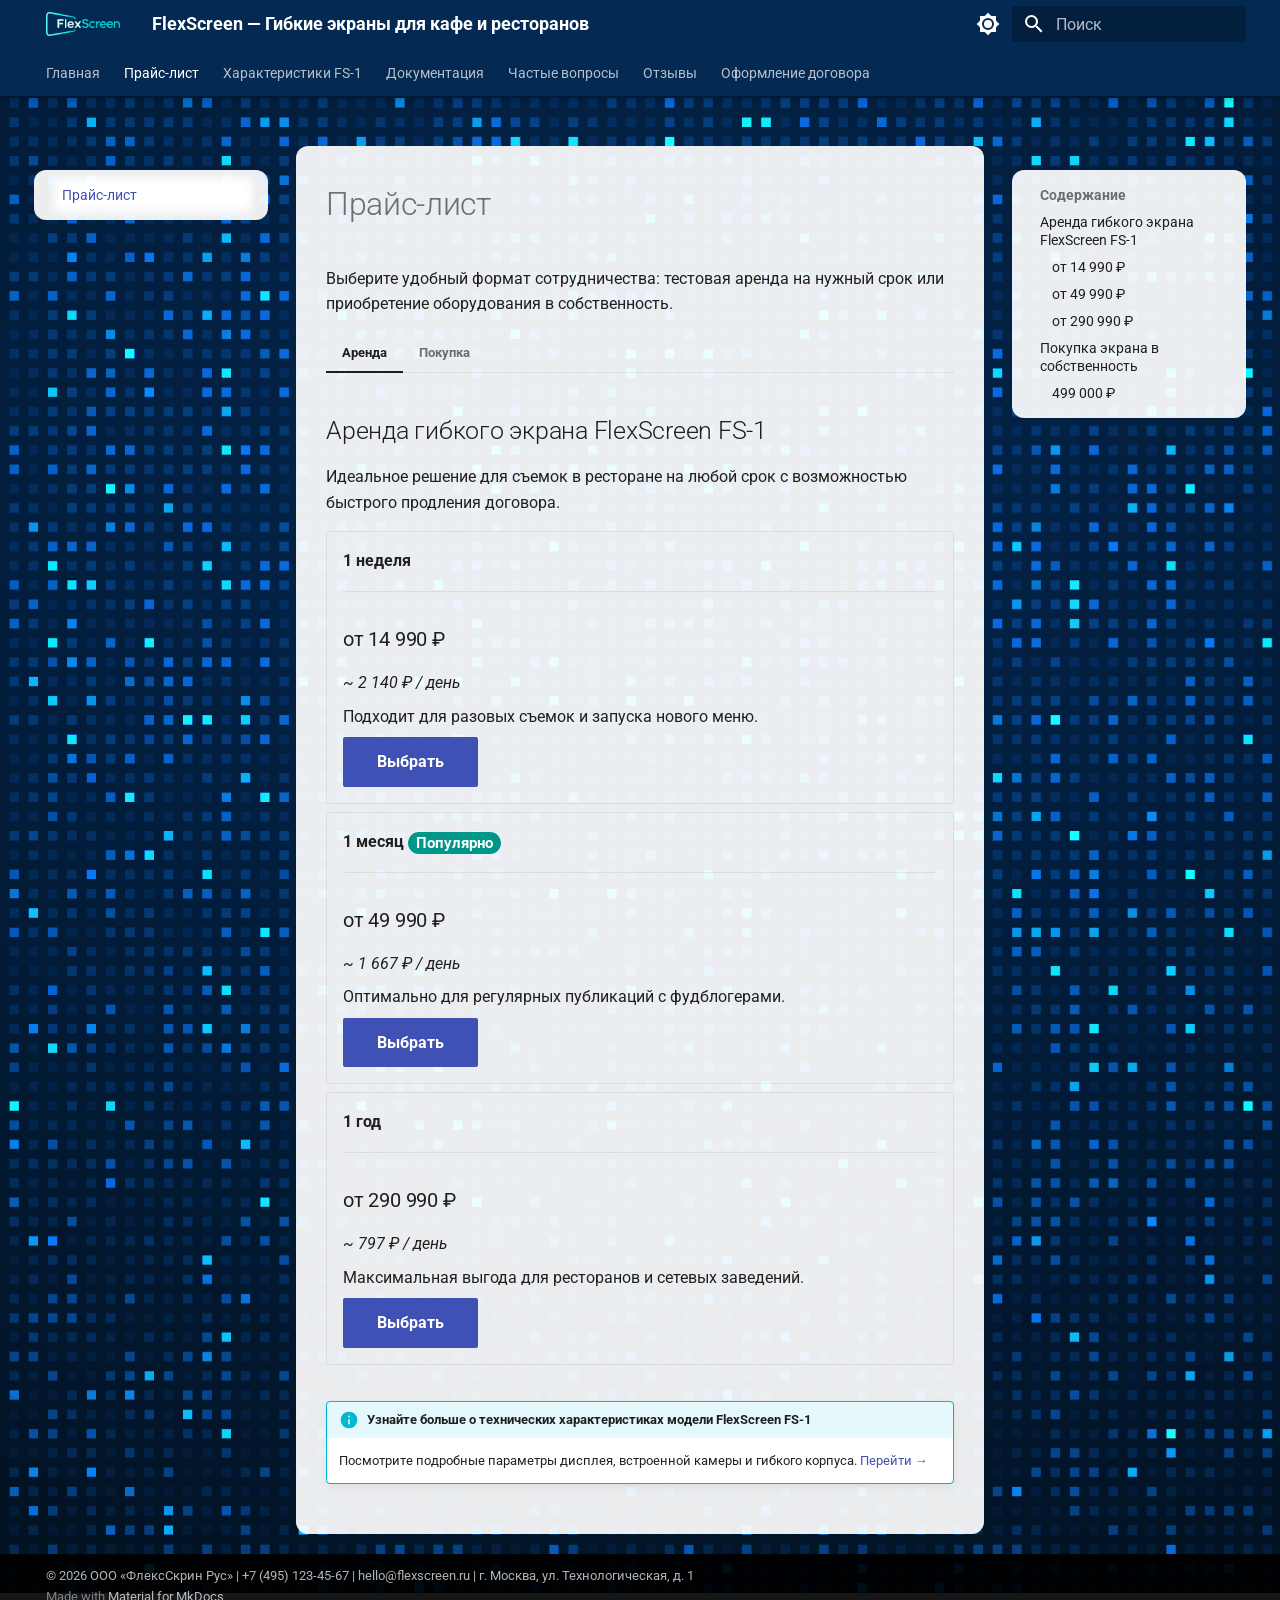
<file: price/index.html>
<!doctype html>
<html lang="ru" class="no-js">
  <head>
    
      <meta charset="utf-8">
      <meta name="viewport" content="width=device-width,initial-scale=1">
      
        <meta name="description" content="Аренда и продажа гибких 4K-экранов FlexScreen FS-1 для съемок контента с фудблогерами.">
      
      
      
        <link rel="canonical" href="https://egor0169.github.io/mkdocs-demo1/price/">
      
      
        <link rel="prev" href="..">
      
      
        <link rel="next" href="../specs/">
      
      
        
      
      
      <link rel="icon" href="../assets/images/favicon.png">
      <meta name="generator" content="mkdocs-1.6.1, mkdocs-material-9.8.2">
    
    
      
        <title>Прайс-лист - FlexScreen — Гибкие экраны для кафе и ресторанов</title>
      
    
    
      <link rel="stylesheet" href="../assets/stylesheets/main.57a0d79d.min.css">
      
        
        <link rel="stylesheet" href="../assets/stylesheets/palette.fb2fffe2.min.css">
      
      


    
    
      
    
    
      
        
        
        <link rel="preconnect" href="https://fonts.gstatic.com" crossorigin>
        <link rel="stylesheet" href="https://fonts.googleapis.com/css?family=Roboto:300,300i,400,400i,700,700i%7CRoboto+Mono:400,400i,700,700i&display=fallback">
        <style>:root{--md-text-font:"Roboto";--md-code-font:"Roboto Mono"}</style>
      
    
    
      <link rel="stylesheet" href="../assets/custom.css">
    
    <script>__md_scope=new URL("..",location),__md_hash=e=>[...e].reduce(((e,_)=>(e<<5)-e+_.charCodeAt(0)),0),__md_get=(e,_=localStorage,t=__md_scope)=>JSON.parse(_.getItem(t.pathname+"."+e)),__md_set=(e,_,t=localStorage,a=__md_scope)=>{try{t.setItem(a.pathname+"."+e,JSON.stringify(_))}catch(e){}}</script>
    
      

    
    
  </head>
  
  
    
    
      
    
    
    
    
    <body dir="ltr" data-md-color-scheme="default" data-md-color-primary="indigo" data-md-color-accent="teal">
  
    
    <input class="md-toggle" data-md-toggle="drawer" type="checkbox" id="__drawer" autocomplete="off">
    <input class="md-toggle" data-md-toggle="search" type="checkbox" id="__search" autocomplete="off">
    <label class="md-overlay" for="__drawer"></label>
    <div data-md-component="skip">
      
        
        <a href="#-" class="md-skip">
          Перейти к содержанию
        </a>
      
    </div>
    <div data-md-component="announce">
      
    </div>
    
    
      

  

<header class="md-header md-header--shadow md-header--lifted" data-md-component="header">
  <nav class="md-header__inner md-grid" aria-label="Верхний колонтитул">
    <a href=".." title="FlexScreen — Гибкие экраны для кафе и ресторанов" class="md-header__button md-logo" aria-label="FlexScreen — Гибкие экраны для кафе и ресторанов" data-md-component="logo">
      
  <img src="../assets/images/REVERSELOGO.png" alt="logo">

    </a>
    <label class="md-header__button md-icon" for="__drawer">
      
      <svg xmlns="http://www.w3.org/2000/svg" viewBox="0 0 24 24"><path d="M3 6h18v2H3zm0 5h18v2H3zm0 5h18v2H3z"/></svg>
    </label>
    <div class="md-header__title" data-md-component="header-title">
      <div class="md-header__ellipsis">
        <div class="md-header__topic">
          <span class="md-ellipsis">
            FlexScreen — Гибкие экраны для кафе и ресторанов
          </span>
        </div>
        <div class="md-header__topic" data-md-component="header-topic">
          <span class="md-ellipsis">
            
              Прайс-лист
            
          </span>
        </div>
      </div>
    </div>
    
      
        <form class="md-header__option" data-md-component="palette">
  
    
    
    
    <input class="md-option" data-md-color-media="" data-md-color-scheme="default" data-md-color-primary="indigo" data-md-color-accent="teal"  aria-label="Переключить на темную тему"  type="radio" name="__palette" id="__palette_0">
    
      <label class="md-header__button md-icon" title="Переключить на темную тему" for="__palette_1" hidden>
        <svg xmlns="http://www.w3.org/2000/svg" viewBox="0 0 24 24"><path d="M12 8a4 4 0 0 0-4 4 4 4 0 0 0 4 4 4 4 0 0 0 4-4 4 4 0 0 0-4-4m0 10a6 6 0 0 1-6-6 6 6 0 0 1 6-6 6 6 0 0 1 6 6 6 6 0 0 1-6 6m8-9.31V4h-4.69L12 .69 8.69 4H4v4.69L.69 12 4 15.31V20h4.69L12 23.31 15.31 20H20v-4.69L23.31 12z"/></svg>
      </label>
    
  
    
    
    
    <input class="md-option" data-md-color-media="" data-md-color-scheme="slate" data-md-color-primary="indigo" data-md-color-accent="teal"  aria-label="Переключить на светлую тему"  type="radio" name="__palette" id="__palette_1">
    
      <label class="md-header__button md-icon" title="Переключить на светлую тему" for="__palette_0" hidden>
        <svg xmlns="http://www.w3.org/2000/svg" viewBox="0 0 24 24"><path d="M12 18c-.89 0-1.74-.2-2.5-.55C11.56 16.5 13 14.42 13 12s-1.44-4.5-3.5-5.45C10.26 6.2 11.11 6 12 6a6 6 0 0 1 6 6 6 6 0 0 1-6 6m8-9.31V4h-4.69L12 .69 8.69 4H4v4.69L.69 12 4 15.31V20h4.69L12 23.31 15.31 20H20v-4.69L23.31 12z"/></svg>
      </label>
    
  
</form>
      
    
    
      <script>var palette=__md_get("__palette");if(palette&&palette.color){if("(prefers-color-scheme)"===palette.color.media){var media=matchMedia("(prefers-color-scheme: light)"),input=document.querySelector(media.matches?"[data-md-color-media='(prefers-color-scheme: light)']":"[data-md-color-media='(prefers-color-scheme: dark)']");palette.color.media=input.getAttribute("data-md-color-media"),palette.color.scheme=input.getAttribute("data-md-color-scheme"),palette.color.primary=input.getAttribute("data-md-color-primary"),palette.color.accent=input.getAttribute("data-md-color-accent")}for(var[key,value]of Object.entries(palette.color))document.body.setAttribute("data-md-color-"+key,value)}</script>
    
    
    
      
      
        <label class="md-header__button md-icon" for="__search">
          
          <svg xmlns="http://www.w3.org/2000/svg" viewBox="0 0 24 24"><path d="M9.5 3A6.5 6.5 0 0 1 16 9.5c0 1.61-.59 3.09-1.56 4.23l.27.27h.79l5 5-1.5 1.5-5-5v-.79l-.27-.27A6.52 6.52 0 0 1 9.5 16 6.5 6.5 0 0 1 3 9.5 6.5 6.5 0 0 1 9.5 3m0 2C7 5 5 7 5 9.5S7 14 9.5 14 14 12 14 9.5 12 5 9.5 5"/></svg>
        </label>
        <div class="md-search" data-md-component="search" role="dialog">
  <label class="md-search__overlay" for="__search"></label>
  <div class="md-search__inner" role="search">
    <form class="md-search__form" name="search">
      <input type="text" class="md-search__input" name="query" aria-label="Поиск" placeholder="Поиск" autocapitalize="off" autocorrect="off" autocomplete="off" spellcheck="false" data-md-component="search-query" required>
      <label class="md-search__icon md-icon" for="__search">
        
        <svg xmlns="http://www.w3.org/2000/svg" viewBox="0 0 24 24"><path d="M9.5 3A6.5 6.5 0 0 1 16 9.5c0 1.61-.59 3.09-1.56 4.23l.27.27h.79l5 5-1.5 1.5-5-5v-.79l-.27-.27A6.52 6.52 0 0 1 9.5 16 6.5 6.5 0 0 1 3 9.5 6.5 6.5 0 0 1 9.5 3m0 2C7 5 5 7 5 9.5S7 14 9.5 14 14 12 14 9.5 12 5 9.5 5"/></svg>
        
        <svg xmlns="http://www.w3.org/2000/svg" viewBox="0 0 24 24"><path d="M20 11v2H8l5.5 5.5-1.42 1.42L4.16 12l7.92-7.92L13.5 5.5 8 11z"/></svg>
      </label>
      <nav class="md-search__options" aria-label="Поиск">
        
        <button type="reset" class="md-search__icon md-icon" title="Очистить" aria-label="Очистить" tabindex="-1">
          
          <svg xmlns="http://www.w3.org/2000/svg" viewBox="0 0 24 24"><path d="M19 6.41 17.59 5 12 10.59 6.41 5 5 6.41 10.59 12 5 17.59 6.41 19 12 13.41 17.59 19 19 17.59 13.41 12z"/></svg>
        </button>
      </nav>
      
    </form>
    <div class="md-search__output">
      <div class="md-search__scrollwrap" tabindex="0" data-md-scrollfix>
        <div class="md-search-result" data-md-component="search-result">
          <div class="md-search-result__meta">
            Инициализация поиска
          </div>
          <ol class="md-search-result__list" role="presentation"></ol>
        </div>
      </div>
    </div>
  </div>
</div>
      
    
    
  </nav>
  
    
      
<nav class="md-tabs" aria-label="Вкладки" data-md-component="tabs">
  <div class="md-grid">
    <ul class="md-tabs__list">
      
        
  
  
  
  
    <li class="md-tabs__item">
      <a href=".." class="md-tabs__link">
        
  
  
    
  
  Главная

      </a>
    </li>
  

      
        
  
  
  
    
  
  
    <li class="md-tabs__item md-tabs__item--active">
      <a href="./" class="md-tabs__link">
        
  
  
    
  
  Прайс-лист

      </a>
    </li>
  

      
        
  
  
  
  
    <li class="md-tabs__item">
      <a href="../specs/" class="md-tabs__link">
        
  
  
    
  
  Характеристики FS-1

      </a>
    </li>
  

      
        
  
  
  
  
    <li class="md-tabs__item">
      <a href="../docs/" class="md-tabs__link">
        
  
  
    
  
  Документация

      </a>
    </li>
  

      
        
  
  
  
  
    <li class="md-tabs__item">
      <a href="../faq/" class="md-tabs__link">
        
  
  
    
  
  Частые вопросы

      </a>
    </li>
  

      
        
  
  
  
  
    <li class="md-tabs__item">
      <a href="../reviews/" class="md-tabs__link">
        
  
  
    
  
  Отзывы

      </a>
    </li>
  

      
        
  
  
  
  
    <li class="md-tabs__item">
      <a href="../order/" class="md-tabs__link">
        
  
  
    
  
  Оформление договора

      </a>
    </li>
  

      
    </ul>
  </div>
</nav>
    
  
</header>
    
    <div class="md-container" data-md-component="container">
      
      
        
      
      <main class="md-main" data-md-component="main">
        <div class="md-main__inner md-grid">
          
            
              
              <div class="md-sidebar md-sidebar--primary" data-md-component="sidebar" data-md-type="navigation" >
                <div class="md-sidebar__scrollwrap">
                  <div class="md-sidebar__inner">
                    


  


<nav class="md-nav md-nav--primary md-nav--lifted" aria-label="Навигация" data-md-level="0">
  <label class="md-nav__title" for="__drawer">
    <a href=".." title="FlexScreen — Гибкие экраны для кафе и ресторанов" class="md-nav__button md-logo" aria-label="FlexScreen — Гибкие экраны для кафе и ресторанов" data-md-component="logo">
      
  <img src="../assets/images/REVERSELOGO.png" alt="logo">

    </a>
    FlexScreen — Гибкие экраны для кафе и ресторанов
  </label>
  
  <ul class="md-nav__list" data-md-scrollfix>
    
      
      
  
  
  
  
    <li class="md-nav__item">
      <a href=".." class="md-nav__link">
        
  
  
  <span class="md-ellipsis">
    
  
    Главная
  

    
  </span>
  
  

      </a>
    </li>
  

    
      
      
  
  
    
  
  
  
    <li class="md-nav__item md-nav__item--active">
      
      <input class="md-nav__toggle md-toggle" type="checkbox" id="__toc">
      
      
        
      
      
        <label class="md-nav__link md-nav__link--active" for="__toc">
          
  
  
  <span class="md-ellipsis">
    
  
    Прайс-лист
  

    
  </span>
  
  

          <span class="md-nav__icon md-icon"></span>
        </label>
      
      <a href="./" class="md-nav__link md-nav__link--active">
        
  
  
  <span class="md-ellipsis">
    
  
    Прайс-лист
  

    
  </span>
  
  

      </a>
      
        

<nav class="md-nav md-nav--secondary" aria-label="Содержание">
  
  
  
    
  
  
    <label class="md-nav__title" for="__toc">
      <span class="md-nav__icon md-icon"></span>
      Содержание
    </label>
    <ul class="md-nav__list" data-md-component="toc" data-md-scrollfix>
      
        <li class="md-nav__item">
  <a href="#flexscreen-fs-1" class="md-nav__link">
    <span class="md-ellipsis">
      
        Аренда гибкого экрана FlexScreen FS-1
      
    </span>
  </a>
  
    <nav class="md-nav" aria-label="Аренда гибкого экрана FlexScreen FS-1">
      <ul class="md-nav__list">
        
          <li class="md-nav__item">
  <a href="#14-990" class="md-nav__link">
    <span class="md-ellipsis">
      
        от 14 990 ₽
      
    </span>
  </a>
  
</li>
        
          <li class="md-nav__item">
  <a href="#49-990" class="md-nav__link">
    <span class="md-ellipsis">
      
        от 49 990 ₽
      
    </span>
  </a>
  
</li>
        
          <li class="md-nav__item">
  <a href="#290-990" class="md-nav__link">
    <span class="md-ellipsis">
      
        от 290 990 ₽
      
    </span>
  </a>
  
</li>
        
      </ul>
    </nav>
  
</li>
      
        <li class="md-nav__item">
  <a href="#_1" class="md-nav__link">
    <span class="md-ellipsis">
      
        Покупка экрана в собственность
      
    </span>
  </a>
  
    <nav class="md-nav" aria-label="Покупка экрана в собственность">
      <ul class="md-nav__list">
        
          <li class="md-nav__item">
  <a href="#499-000" class="md-nav__link">
    <span class="md-ellipsis">
      
        499 000 ₽
      
    </span>
  </a>
  
</li>
        
      </ul>
    </nav>
  
</li>
      
    </ul>
  
</nav>
      
    </li>
  

    
      
      
  
  
  
  
    <li class="md-nav__item">
      <a href="../specs/" class="md-nav__link">
        
  
  
  <span class="md-ellipsis">
    
  
    Характеристики FS-1
  

    
  </span>
  
  

      </a>
    </li>
  

    
      
      
  
  
  
  
    <li class="md-nav__item">
      <a href="../docs/" class="md-nav__link">
        
  
  
  <span class="md-ellipsis">
    
  
    Документация
  

    
  </span>
  
  

      </a>
    </li>
  

    
      
      
  
  
  
  
    <li class="md-nav__item">
      <a href="../faq/" class="md-nav__link">
        
  
  
  <span class="md-ellipsis">
    
  
    Частые вопросы
  

    
  </span>
  
  

      </a>
    </li>
  

    
      
      
  
  
  
  
    <li class="md-nav__item">
      <a href="../reviews/" class="md-nav__link">
        
  
  
  <span class="md-ellipsis">
    
  
    Отзывы
  

    
  </span>
  
  

      </a>
    </li>
  

    
      
      
  
  
  
  
    <li class="md-nav__item">
      <a href="../order/" class="md-nav__link">
        
  
  
  <span class="md-ellipsis">
    
  
    Оформление договора
  

    
  </span>
  
  

      </a>
    </li>
  

    
  </ul>
</nav>
                  </div>
                </div>
              </div>
            
            
              
              <div class="md-sidebar md-sidebar--secondary" data-md-component="sidebar" data-md-type="toc" >
                <div class="md-sidebar__scrollwrap">
                  <div class="md-sidebar__inner">
                    

<nav class="md-nav md-nav--secondary" aria-label="Содержание">
  
  
  
    
  
  
    <label class="md-nav__title" for="__toc">
      <span class="md-nav__icon md-icon"></span>
      Содержание
    </label>
    <ul class="md-nav__list" data-md-component="toc" data-md-scrollfix>
      
        <li class="md-nav__item">
  <a href="#flexscreen-fs-1" class="md-nav__link">
    <span class="md-ellipsis">
      
        Аренда гибкого экрана FlexScreen FS-1
      
    </span>
  </a>
  
    <nav class="md-nav" aria-label="Аренда гибкого экрана FlexScreen FS-1">
      <ul class="md-nav__list">
        
          <li class="md-nav__item">
  <a href="#14-990" class="md-nav__link">
    <span class="md-ellipsis">
      
        от 14 990 ₽
      
    </span>
  </a>
  
</li>
        
          <li class="md-nav__item">
  <a href="#49-990" class="md-nav__link">
    <span class="md-ellipsis">
      
        от 49 990 ₽
      
    </span>
  </a>
  
</li>
        
          <li class="md-nav__item">
  <a href="#290-990" class="md-nav__link">
    <span class="md-ellipsis">
      
        от 290 990 ₽
      
    </span>
  </a>
  
</li>
        
      </ul>
    </nav>
  
</li>
      
        <li class="md-nav__item">
  <a href="#_1" class="md-nav__link">
    <span class="md-ellipsis">
      
        Покупка экрана в собственность
      
    </span>
  </a>
  
    <nav class="md-nav" aria-label="Покупка экрана в собственность">
      <ul class="md-nav__list">
        
          <li class="md-nav__item">
  <a href="#499-000" class="md-nav__link">
    <span class="md-ellipsis">
      
        499 000 ₽
      
    </span>
  </a>
  
</li>
        
      </ul>
    </nav>
  
</li>
      
    </ul>
  
</nav>
                  </div>
                </div>
              </div>
            
          
          
            <div class="md-content" data-md-component="content">
              
              <article class="md-content__inner md-typeset">
                
                  



<h1 id="-">Прайс-лист</h1>
<p>Выберите удобный формат сотрудничества: тестовая аренда на нужный срок или приобретение оборудования в собственность.</p>
<div class="tabbed-set tabbed-alternate" data-tabs="1:2"><input checked="checked" id="__tabbed_1_1" name="__tabbed_1" type="radio" /><input id="__tabbed_1_2" name="__tabbed_1" type="radio" /><div class="tabbed-labels"><label for="__tabbed_1_1">Аренда</label><label for="__tabbed_1_2">Покупка</label></div>
<div class="tabbed-content">
<div class="tabbed-block">
<h2 id="flexscreen-fs-1">Аренда гибкого экрана FlexScreen FS-1</h2>
<p>Идеальное решение для съемок в ресторане на любой срок с возможностью быстрого продления договора.</p>
<div class="grid cards" markdown="1">
<ul>
<li>
<p><strong>1 неделя</strong></p>
<hr />
<h3 id="14-990">от 14 990 ₽</h3>
<p><em>~ 2 140 ₽ / день</em></p>
<p>Подходит для разовых съемок и запуска нового меню.</p>
<p><a class="md-button md-button--primary" href="../order/?plan=rent_week">Выбрать</a></p>
</li>
<li>
<p><strong>1 месяц</strong> <span class="badge-popular">Популярно</span></p>
<hr />
<h3 id="49-990">от 49 990 ₽</h3>
<p><em>~ 1 667 ₽ / день</em></p>
<p>Оптимально для регулярных публикаций с фудблогерами.</p>
<p><a class="md-button md-button--primary" href="../order/?plan=rent_month">Выбрать</a></p>
</li>
<li>
<p><strong>1 год</strong></p>
<hr />
<h3 id="290-990">от 290 990 ₽</h3>
<p><em>~ 797 ₽ / день</em></p>
<p>Максимальная выгода для ресторанов и сетевых заведений.</p>
<p><a class="md-button md-button--primary" href="../order/?plan=rent_year">Выбрать</a></p>
</li>
</ul>
</div>
</div>
<div class="tabbed-block">
<h2 id="_1">Покупка экрана в собственность</h2>
<p>Станьте полноправным владельцем передовой техники для постоянного привлечения фудблогеров в ваше заведение.</p>
<div class="grid cards" markdown="1">
<ul>
<li>
<p><strong>FlexScreen FS-1 (Комплект)</strong></p>
<hr />
<h3 id="499-000">499 000 ₽</h3>
<ul>
<li>Официальная гарантия 24 месяца</li>
<li>Бесплатное техобслуживание</li>
<li>Полный комплект кабелей и чехол в наборе</li>
</ul>
<p><a class="md-button md-button--primary" href="../order/?plan=buy">Купить</a></p>
</li>
</ul>
</div>
</div>
</div>
</div>
<div class="admonition info">
<p class="admonition-title">Узнайте больше о технических характеристиках модели FlexScreen FS-1</p>
<p>Посмотрите подробные параметры дисплея, встроенной камеры и гибкого корпуса. <a href="../specs/">Перейти →</a></p>
</div>












                
              </article>
            </div>
          
          
  <script>var tabs=__md_get("__tabs");if(Array.isArray(tabs))e:for(var set of document.querySelectorAll(".tabbed-set")){var labels=set.querySelector(".tabbed-labels");for(var tab of tabs)for(var label of labels.getElementsByTagName("label"))if(label.innerText.trim()===tab){var input=document.getElementById(label.htmlFor);input.checked=!0;continue e}}</script>

<script>var target=document.getElementById(location.hash.slice(1));target&&target.name&&(target.checked=target.name.startsWith("__tabbed_"))</script>
        </div>
        
          <button type="button" class="md-top md-icon" data-md-component="top" hidden>
  
  <svg xmlns="http://www.w3.org/2000/svg" viewBox="0 0 24 24"><path d="M13 20h-2V8l-5.5 5.5-1.42-1.42L12 4.16l7.92 7.92-1.42 1.42L13 8z"/></svg>
  К началу
</button>
        
      </main>
      
        <footer class="md-footer">
  
  <div class="md-footer-meta md-typeset">
    <div class="md-footer-meta__inner md-grid">
      <div class="md-copyright">
  
    <div class="md-copyright__highlight">
      © 2026 ООО «ФлексСкрин Рус» | +7 (495) 123-45-67 | hello@flexscreen.ru | г. Москва, ул. Технологическая, д. 1

    </div>
  
  
    Made with
    <a href="https://squidfunk.github.io/mkdocs-material/" target="_blank" rel="noopener">
      Material for MkDocs
    </a>
  
</div>
      
    </div>
  </div>
</footer>
      
    </div>
    <div class="md-dialog" data-md-component="dialog">
      <div class="md-dialog__inner md-typeset"></div>
    </div>
    
    
    
      
      
      <script id="__config" type="application/json">{"annotate": null, "base": "..", "features": ["navigation.tabs", "navigation.tabs.sticky", "navigation.top", "content.tabs.link"], "search": "../assets/javascripts/workers/search.a7633da7.min.js", "tags": null, "translations": {"clipboard.copied": "\u0421\u043a\u043e\u043f\u0438\u0440\u043e\u0432\u0430\u043d\u043e \u0432 \u0431\u0443\u0444\u0435\u0440", "clipboard.copy": "\u041a\u043e\u043f\u0438\u0440\u043e\u0432\u0430\u0442\u044c \u0432 \u0431\u0443\u0444\u0435\u0440", "search.result.more.one": "\u0415\u0449\u0451 1 \u043d\u0430 \u044d\u0442\u043e\u0439 \u0441\u0442\u0440\u0430\u043d\u0438\u0446\u0435", "search.result.more.other": "\u0415\u0449\u0451 # \u043d\u0430 \u044d\u0442\u043e\u0439 \u0441\u0442\u0440\u0430\u043d\u0438\u0446\u0435", "search.result.none": "\u0421\u043e\u0432\u043f\u0430\u0434\u0435\u043d\u0438\u0439 \u043d\u0435 \u043d\u0430\u0439\u0434\u0435\u043d\u043e", "search.result.one": "\u041d\u0430\u0439\u0434\u0435\u043d\u043e 1 \u0441\u043e\u0432\u043f\u0430\u0434\u0435\u043d\u0438\u0435", "search.result.other": "\u041d\u0430\u0439\u0434\u0435\u043d\u043e \u0441\u043e\u0432\u043f\u0430\u0434\u0435\u043d\u0438\u0439: #", "search.result.placeholder": "\u041d\u0430\u0447\u043d\u0438\u0442\u0435 \u043f\u0435\u0447\u0430\u0442\u0430\u0442\u044c \u0434\u043b\u044f \u043f\u043e\u0438\u0441\u043a\u0430", "search.result.term.missing": "\u041e\u0442\u0441\u0443\u0442\u0441\u0442\u0432\u0443\u0435\u0442", "select.version": "\u0412\u044b\u0431\u0435\u0440\u0438\u0442\u0435 \u0432\u0435\u0440\u0441\u0438\u044e"}, "version": null}</script>
    
    
      <script src="../assets/javascripts/bundle.a5f9d56c.min.js"></script>
      
        <script src="../assets/order.js"></script>
      
    
  </body>
</html>
</file>
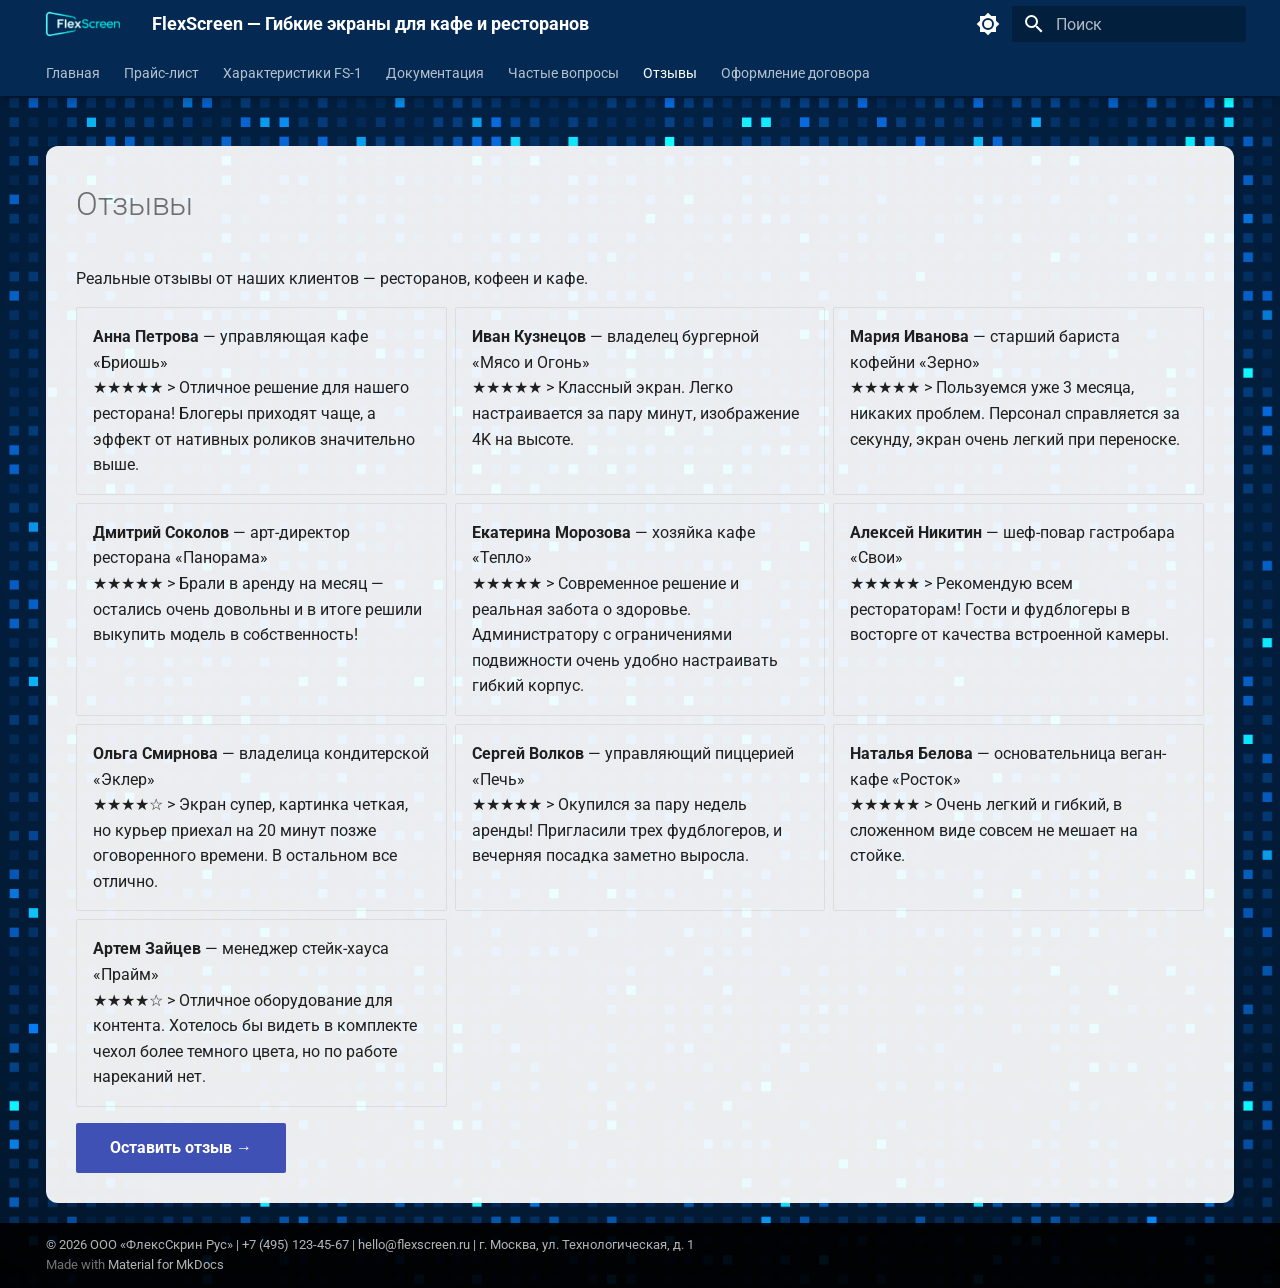
<file: reviews/index.html>
<!doctype html>
<html lang="ru" class="no-js">
  <head>
    
      <meta charset="utf-8">
      <meta name="viewport" content="width=device-width,initial-scale=1">
      
        <meta name="description" content="Аренда и продажа гибких 4K-экранов FlexScreen FS-1 для съемок контента с фудблогерами.">
      
      
      
        <link rel="canonical" href="https://egor0169.github.io/mkdocs-demo1/reviews/">
      
      
        <link rel="prev" href="../faq/">
      
      
        <link rel="next" href="../order/">
      
      
        
      
      
      <link rel="icon" href="../assets/images/favicon.png">
      <meta name="generator" content="mkdocs-1.6.1, mkdocs-material-9.8.2">
    
    
      
        <title>Отзывы - FlexScreen — Гибкие экраны для кафе и ресторанов</title>
      
    
    
      <link rel="stylesheet" href="../assets/stylesheets/main.57a0d79d.min.css">
      
        
        <link rel="stylesheet" href="../assets/stylesheets/palette.fb2fffe2.min.css">
      
      


    
    
      
    
    
      
        
        
        <link rel="preconnect" href="https://fonts.gstatic.com" crossorigin>
        <link rel="stylesheet" href="https://fonts.googleapis.com/css?family=Roboto:300,300i,400,400i,700,700i%7CRoboto+Mono:400,400i,700,700i&display=fallback">
        <style>:root{--md-text-font:"Roboto";--md-code-font:"Roboto Mono"}</style>
      
    
    
      <link rel="stylesheet" href="../assets/custom.css">
    
    <script>__md_scope=new URL("..",location),__md_hash=e=>[...e].reduce(((e,_)=>(e<<5)-e+_.charCodeAt(0)),0),__md_get=(e,_=localStorage,t=__md_scope)=>JSON.parse(_.getItem(t.pathname+"."+e)),__md_set=(e,_,t=localStorage,a=__md_scope)=>{try{t.setItem(a.pathname+"."+e,JSON.stringify(_))}catch(e){}}</script>
    
      

    
    
  </head>
  
  
    
    
      
    
    
    
    
    <body dir="ltr" data-md-color-scheme="default" data-md-color-primary="indigo" data-md-color-accent="teal">
  
    
    <input class="md-toggle" data-md-toggle="drawer" type="checkbox" id="__drawer" autocomplete="off">
    <input class="md-toggle" data-md-toggle="search" type="checkbox" id="__search" autocomplete="off">
    <label class="md-overlay" for="__drawer"></label>
    <div data-md-component="skip">
      
        
        <a href="#_1" class="md-skip">
          Перейти к содержанию
        </a>
      
    </div>
    <div data-md-component="announce">
      
    </div>
    
    
      

  

<header class="md-header md-header--shadow md-header--lifted" data-md-component="header">
  <nav class="md-header__inner md-grid" aria-label="Верхний колонтитул">
    <a href=".." title="FlexScreen — Гибкие экраны для кафе и ресторанов" class="md-header__button md-logo" aria-label="FlexScreen — Гибкие экраны для кафе и ресторанов" data-md-component="logo">
      
  <img src="../assets/images/REVERSELOGO.png" alt="logo">

    </a>
    <label class="md-header__button md-icon" for="__drawer">
      
      <svg xmlns="http://www.w3.org/2000/svg" viewBox="0 0 24 24"><path d="M3 6h18v2H3zm0 5h18v2H3zm0 5h18v2H3z"/></svg>
    </label>
    <div class="md-header__title" data-md-component="header-title">
      <div class="md-header__ellipsis">
        <div class="md-header__topic">
          <span class="md-ellipsis">
            FlexScreen — Гибкие экраны для кафе и ресторанов
          </span>
        </div>
        <div class="md-header__topic" data-md-component="header-topic">
          <span class="md-ellipsis">
            
              Отзывы
            
          </span>
        </div>
      </div>
    </div>
    
      
        <form class="md-header__option" data-md-component="palette">
  
    
    
    
    <input class="md-option" data-md-color-media="" data-md-color-scheme="default" data-md-color-primary="indigo" data-md-color-accent="teal"  aria-label="Переключить на темную тему"  type="radio" name="__palette" id="__palette_0">
    
      <label class="md-header__button md-icon" title="Переключить на темную тему" for="__palette_1" hidden>
        <svg xmlns="http://www.w3.org/2000/svg" viewBox="0 0 24 24"><path d="M12 8a4 4 0 0 0-4 4 4 4 0 0 0 4 4 4 4 0 0 0 4-4 4 4 0 0 0-4-4m0 10a6 6 0 0 1-6-6 6 6 0 0 1 6-6 6 6 0 0 1 6 6 6 6 0 0 1-6 6m8-9.31V4h-4.69L12 .69 8.69 4H4v4.69L.69 12 4 15.31V20h4.69L12 23.31 15.31 20H20v-4.69L23.31 12z"/></svg>
      </label>
    
  
    
    
    
    <input class="md-option" data-md-color-media="" data-md-color-scheme="slate" data-md-color-primary="indigo" data-md-color-accent="teal"  aria-label="Переключить на светлую тему"  type="radio" name="__palette" id="__palette_1">
    
      <label class="md-header__button md-icon" title="Переключить на светлую тему" for="__palette_0" hidden>
        <svg xmlns="http://www.w3.org/2000/svg" viewBox="0 0 24 24"><path d="M12 18c-.89 0-1.74-.2-2.5-.55C11.56 16.5 13 14.42 13 12s-1.44-4.5-3.5-5.45C10.26 6.2 11.11 6 12 6a6 6 0 0 1 6 6 6 6 0 0 1-6 6m8-9.31V4h-4.69L12 .69 8.69 4H4v4.69L.69 12 4 15.31V20h4.69L12 23.31 15.31 20H20v-4.69L23.31 12z"/></svg>
      </label>
    
  
</form>
      
    
    
      <script>var palette=__md_get("__palette");if(palette&&palette.color){if("(prefers-color-scheme)"===palette.color.media){var media=matchMedia("(prefers-color-scheme: light)"),input=document.querySelector(media.matches?"[data-md-color-media='(prefers-color-scheme: light)']":"[data-md-color-media='(prefers-color-scheme: dark)']");palette.color.media=input.getAttribute("data-md-color-media"),palette.color.scheme=input.getAttribute("data-md-color-scheme"),palette.color.primary=input.getAttribute("data-md-color-primary"),palette.color.accent=input.getAttribute("data-md-color-accent")}for(var[key,value]of Object.entries(palette.color))document.body.setAttribute("data-md-color-"+key,value)}</script>
    
    
    
      
      
        <label class="md-header__button md-icon" for="__search">
          
          <svg xmlns="http://www.w3.org/2000/svg" viewBox="0 0 24 24"><path d="M9.5 3A6.5 6.5 0 0 1 16 9.5c0 1.61-.59 3.09-1.56 4.23l.27.27h.79l5 5-1.5 1.5-5-5v-.79l-.27-.27A6.52 6.52 0 0 1 9.5 16 6.5 6.5 0 0 1 3 9.5 6.5 6.5 0 0 1 9.5 3m0 2C7 5 5 7 5 9.5S7 14 9.5 14 14 12 14 9.5 12 5 9.5 5"/></svg>
        </label>
        <div class="md-search" data-md-component="search" role="dialog">
  <label class="md-search__overlay" for="__search"></label>
  <div class="md-search__inner" role="search">
    <form class="md-search__form" name="search">
      <input type="text" class="md-search__input" name="query" aria-label="Поиск" placeholder="Поиск" autocapitalize="off" autocorrect="off" autocomplete="off" spellcheck="false" data-md-component="search-query" required>
      <label class="md-search__icon md-icon" for="__search">
        
        <svg xmlns="http://www.w3.org/2000/svg" viewBox="0 0 24 24"><path d="M9.5 3A6.5 6.5 0 0 1 16 9.5c0 1.61-.59 3.09-1.56 4.23l.27.27h.79l5 5-1.5 1.5-5-5v-.79l-.27-.27A6.52 6.52 0 0 1 9.5 16 6.5 6.5 0 0 1 3 9.5 6.5 6.5 0 0 1 9.5 3m0 2C7 5 5 7 5 9.5S7 14 9.5 14 14 12 14 9.5 12 5 9.5 5"/></svg>
        
        <svg xmlns="http://www.w3.org/2000/svg" viewBox="0 0 24 24"><path d="M20 11v2H8l5.5 5.5-1.42 1.42L4.16 12l7.92-7.92L13.5 5.5 8 11z"/></svg>
      </label>
      <nav class="md-search__options" aria-label="Поиск">
        
        <button type="reset" class="md-search__icon md-icon" title="Очистить" aria-label="Очистить" tabindex="-1">
          
          <svg xmlns="http://www.w3.org/2000/svg" viewBox="0 0 24 24"><path d="M19 6.41 17.59 5 12 10.59 6.41 5 5 6.41 10.59 12 5 17.59 6.41 19 12 13.41 17.59 19 19 17.59 13.41 12z"/></svg>
        </button>
      </nav>
      
    </form>
    <div class="md-search__output">
      <div class="md-search__scrollwrap" tabindex="0" data-md-scrollfix>
        <div class="md-search-result" data-md-component="search-result">
          <div class="md-search-result__meta">
            Инициализация поиска
          </div>
          <ol class="md-search-result__list" role="presentation"></ol>
        </div>
      </div>
    </div>
  </div>
</div>
      
    
    
  </nav>
  
    
      
<nav class="md-tabs" aria-label="Вкладки" data-md-component="tabs">
  <div class="md-grid">
    <ul class="md-tabs__list">
      
        
  
  
  
  
    <li class="md-tabs__item">
      <a href=".." class="md-tabs__link">
        
  
  
    
  
  Главная

      </a>
    </li>
  

      
        
  
  
  
  
    <li class="md-tabs__item">
      <a href="../price/" class="md-tabs__link">
        
  
  
    
  
  Прайс-лист

      </a>
    </li>
  

      
        
  
  
  
  
    <li class="md-tabs__item">
      <a href="../specs/" class="md-tabs__link">
        
  
  
    
  
  Характеристики FS-1

      </a>
    </li>
  

      
        
  
  
  
  
    <li class="md-tabs__item">
      <a href="../docs/" class="md-tabs__link">
        
  
  
    
  
  Документация

      </a>
    </li>
  

      
        
  
  
  
  
    <li class="md-tabs__item">
      <a href="../faq/" class="md-tabs__link">
        
  
  
    
  
  Частые вопросы

      </a>
    </li>
  

      
        
  
  
  
    
  
  
    <li class="md-tabs__item md-tabs__item--active">
      <a href="./" class="md-tabs__link">
        
  
  
    
  
  Отзывы

      </a>
    </li>
  

      
        
  
  
  
  
    <li class="md-tabs__item">
      <a href="../order/" class="md-tabs__link">
        
  
  
    
  
  Оформление договора

      </a>
    </li>
  

      
    </ul>
  </div>
</nav>
    
  
</header>
    
    <div class="md-container" data-md-component="container">
      
      
        
      
      <main class="md-main" data-md-component="main">
        <div class="md-main__inner md-grid">
          
            
              
                
              
              <div class="md-sidebar md-sidebar--primary" data-md-component="sidebar" data-md-type="navigation" hidden>
                <div class="md-sidebar__scrollwrap">
                  <div class="md-sidebar__inner">
                    


  


<nav class="md-nav md-nav--primary md-nav--lifted" aria-label="Навигация" data-md-level="0">
  <label class="md-nav__title" for="__drawer">
    <a href=".." title="FlexScreen — Гибкие экраны для кафе и ресторанов" class="md-nav__button md-logo" aria-label="FlexScreen — Гибкие экраны для кафе и ресторанов" data-md-component="logo">
      
  <img src="../assets/images/REVERSELOGO.png" alt="logo">

    </a>
    FlexScreen — Гибкие экраны для кафе и ресторанов
  </label>
  
  <ul class="md-nav__list" data-md-scrollfix>
    
      
      
  
  
  
  
    <li class="md-nav__item">
      <a href=".." class="md-nav__link">
        
  
  
  <span class="md-ellipsis">
    
  
    Главная
  

    
  </span>
  
  

      </a>
    </li>
  

    
      
      
  
  
  
  
    <li class="md-nav__item">
      <a href="../price/" class="md-nav__link">
        
  
  
  <span class="md-ellipsis">
    
  
    Прайс-лист
  

    
  </span>
  
  

      </a>
    </li>
  

    
      
      
  
  
  
  
    <li class="md-nav__item">
      <a href="../specs/" class="md-nav__link">
        
  
  
  <span class="md-ellipsis">
    
  
    Характеристики FS-1
  

    
  </span>
  
  

      </a>
    </li>
  

    
      
      
  
  
  
  
    <li class="md-nav__item">
      <a href="../docs/" class="md-nav__link">
        
  
  
  <span class="md-ellipsis">
    
  
    Документация
  

    
  </span>
  
  

      </a>
    </li>
  

    
      
      
  
  
  
  
    <li class="md-nav__item">
      <a href="../faq/" class="md-nav__link">
        
  
  
  <span class="md-ellipsis">
    
  
    Частые вопросы
  

    
  </span>
  
  

      </a>
    </li>
  

    
      
      
  
  
    
  
  
  
    <li class="md-nav__item md-nav__item--active">
      
      <input class="md-nav__toggle md-toggle" type="checkbox" id="__toc">
      
      
        
      
      
      <a href="./" class="md-nav__link md-nav__link--active">
        
  
  
  <span class="md-ellipsis">
    
  
    Отзывы
  

    
  </span>
  
  

      </a>
      
    </li>
  

    
      
      
  
  
  
  
    <li class="md-nav__item">
      <a href="../order/" class="md-nav__link">
        
  
  
  <span class="md-ellipsis">
    
  
    Оформление договора
  

    
  </span>
  
  

      </a>
    </li>
  

    
  </ul>
</nav>
                  </div>
                </div>
              </div>
            
            
              
                
              
              <div class="md-sidebar md-sidebar--secondary" data-md-component="sidebar" data-md-type="toc" hidden>
                <div class="md-sidebar__scrollwrap">
                  <div class="md-sidebar__inner">
                    

<nav class="md-nav md-nav--secondary" aria-label="Содержание">
  
  
  
    
  
  
</nav>
                  </div>
                </div>
              </div>
            
          
          
            <div class="md-content" data-md-component="content">
              
              <article class="md-content__inner md-typeset">
                
                  
  




<h1 id="_1">Отзывы</h1>
<p>Реальные отзывы от наших клиентов — ресторанов, кофеен и кафе.</p>
<div class="grid cards">
<ul>
<li>
<p><strong>Анна Петрова</strong> — управляющая кафе «Бриошь»<br />
    ★★★★★
    &gt; Отличное решение для нашего ресторана! Блогеры приходят чаще, а эффект от нативных роликов значительно выше.</p>
</li>
<li>
<p><strong>Иван Кузнецов</strong> — владелец бургерной «Мясо и Огонь»<br />
    ★★★★★
    &gt; Классный экран. Легко настраивается за пару минут, изображение 4K на высоте.</p>
</li>
<li>
<p><strong>Мария Иванова</strong> — старший бариста кофейни «Зерно»<br />
    ★★★★★
    &gt; Пользуемся уже 3 месяца, никаких проблем. Персонал справляется за секунду, экран очень легкий при переноске.</p>
</li>
<li>
<p><strong>Дмитрий Соколов</strong> — арт-директор ресторана «Панорама»<br />
    ★★★★★
    &gt; Брали в аренду на месяц — остались очень довольны и в итоге решили выкупить модель в собственность!</p>
</li>
<li>
<p><strong>Екатерина Морозова</strong> — хозяйка кафе «Тепло»<br />
    ★★★★★
    &gt; Современное решение и реальная забота о здоровье. Администратору с ограничениями подвижности очень удобно настраивать гибкий корпус.</p>
</li>
<li>
<p><strong>Алексей Никитин</strong> — шеф-повар гастробара «Свои»<br />
    ★★★★★
    &gt; Рекомендую всем рестораторам! Гости и фудблогеры в восторге от качества встроенной камеры.</p>
</li>
<li>
<p><strong>Ольга Смирнова</strong> — владелица кондитерской «Эклер»<br />
    ★★★★☆
    &gt; Экран супер, картинка четкая, но курьер приехал на 20 минут позже оговоренного времени. В остальном все отлично.</p>
</li>
<li>
<p><strong>Сергей Волков</strong> — управляющий пиццерией «Печь»<br />
    ★★★★★
    &gt; Окупился за пару недель аренды! Пригласили трех фудблогеров, и вечерняя посадка заметно выросла.</p>
</li>
<li>
<p><strong>Наталья Белова</strong> — основательница веган-кафе «Росток»<br />
    ★★★★★
    &gt; Очень легкий и гибкий, в сложенном виде совсем не мешает на стойке.</p>
</li>
<li>
<p><strong>Артем Зайцев</strong> — менеджер стейк-хауса «Прайм»<br />
    ★★★★☆
    &gt; Отличное оборудование для контента. Хотелось бы видеть в комплекте чехол более темного цвета, но по работе нареканий нет.</p>
</li>
</ul>
</div>
<p><a class="md-button md-button--primary" href="mailto:hello@flexscreen.ru?subject=Отзыв%20о%20FlexScreen">Оставить отзыв →</a></p>







  
  




  



                
              </article>
            </div>
          
          
  <script>var tabs=__md_get("__tabs");if(Array.isArray(tabs))e:for(var set of document.querySelectorAll(".tabbed-set")){var labels=set.querySelector(".tabbed-labels");for(var tab of tabs)for(var label of labels.getElementsByTagName("label"))if(label.innerText.trim()===tab){var input=document.getElementById(label.htmlFor);input.checked=!0;continue e}}</script>

<script>var target=document.getElementById(location.hash.slice(1));target&&target.name&&(target.checked=target.name.startsWith("__tabbed_"))</script>
        </div>
        
          <button type="button" class="md-top md-icon" data-md-component="top" hidden>
  
  <svg xmlns="http://www.w3.org/2000/svg" viewBox="0 0 24 24"><path d="M13 20h-2V8l-5.5 5.5-1.42-1.42L12 4.16l7.92 7.92-1.42 1.42L13 8z"/></svg>
  К началу
</button>
        
      </main>
      
        <footer class="md-footer">
  
  <div class="md-footer-meta md-typeset">
    <div class="md-footer-meta__inner md-grid">
      <div class="md-copyright">
  
    <div class="md-copyright__highlight">
      © 2026 ООО «ФлексСкрин Рус» | +7 (495) 123-45-67 | hello@flexscreen.ru | г. Москва, ул. Технологическая, д. 1

    </div>
  
  
    Made with
    <a href="https://squidfunk.github.io/mkdocs-material/" target="_blank" rel="noopener">
      Material for MkDocs
    </a>
  
</div>
      
    </div>
  </div>
</footer>
      
    </div>
    <div class="md-dialog" data-md-component="dialog">
      <div class="md-dialog__inner md-typeset"></div>
    </div>
    
    
    
      
      
      <script id="__config" type="application/json">{"annotate": null, "base": "..", "features": ["navigation.tabs", "navigation.tabs.sticky", "navigation.top", "content.tabs.link"], "search": "../assets/javascripts/workers/search.a7633da7.min.js", "tags": null, "translations": {"clipboard.copied": "\u0421\u043a\u043e\u043f\u0438\u0440\u043e\u0432\u0430\u043d\u043e \u0432 \u0431\u0443\u0444\u0435\u0440", "clipboard.copy": "\u041a\u043e\u043f\u0438\u0440\u043e\u0432\u0430\u0442\u044c \u0432 \u0431\u0443\u0444\u0435\u0440", "search.result.more.one": "\u0415\u0449\u0451 1 \u043d\u0430 \u044d\u0442\u043e\u0439 \u0441\u0442\u0440\u0430\u043d\u0438\u0446\u0435", "search.result.more.other": "\u0415\u0449\u0451 # \u043d\u0430 \u044d\u0442\u043e\u0439 \u0441\u0442\u0440\u0430\u043d\u0438\u0446\u0435", "search.result.none": "\u0421\u043e\u0432\u043f\u0430\u0434\u0435\u043d\u0438\u0439 \u043d\u0435 \u043d\u0430\u0439\u0434\u0435\u043d\u043e", "search.result.one": "\u041d\u0430\u0439\u0434\u0435\u043d\u043e 1 \u0441\u043e\u0432\u043f\u0430\u0434\u0435\u043d\u0438\u0435", "search.result.other": "\u041d\u0430\u0439\u0434\u0435\u043d\u043e \u0441\u043e\u0432\u043f\u0430\u0434\u0435\u043d\u0438\u0439: #", "search.result.placeholder": "\u041d\u0430\u0447\u043d\u0438\u0442\u0435 \u043f\u0435\u0447\u0430\u0442\u0430\u0442\u044c \u0434\u043b\u044f \u043f\u043e\u0438\u0441\u043a\u0430", "search.result.term.missing": "\u041e\u0442\u0441\u0443\u0442\u0441\u0442\u0432\u0443\u0435\u0442", "select.version": "\u0412\u044b\u0431\u0435\u0440\u0438\u0442\u0435 \u0432\u0435\u0440\u0441\u0438\u044e"}, "version": null}</script>
    
    
      <script src="../assets/javascripts/bundle.a5f9d56c.min.js"></script>
      
        <script src="../assets/order.js"></script>
      
    
  </body>
</html>
</file>
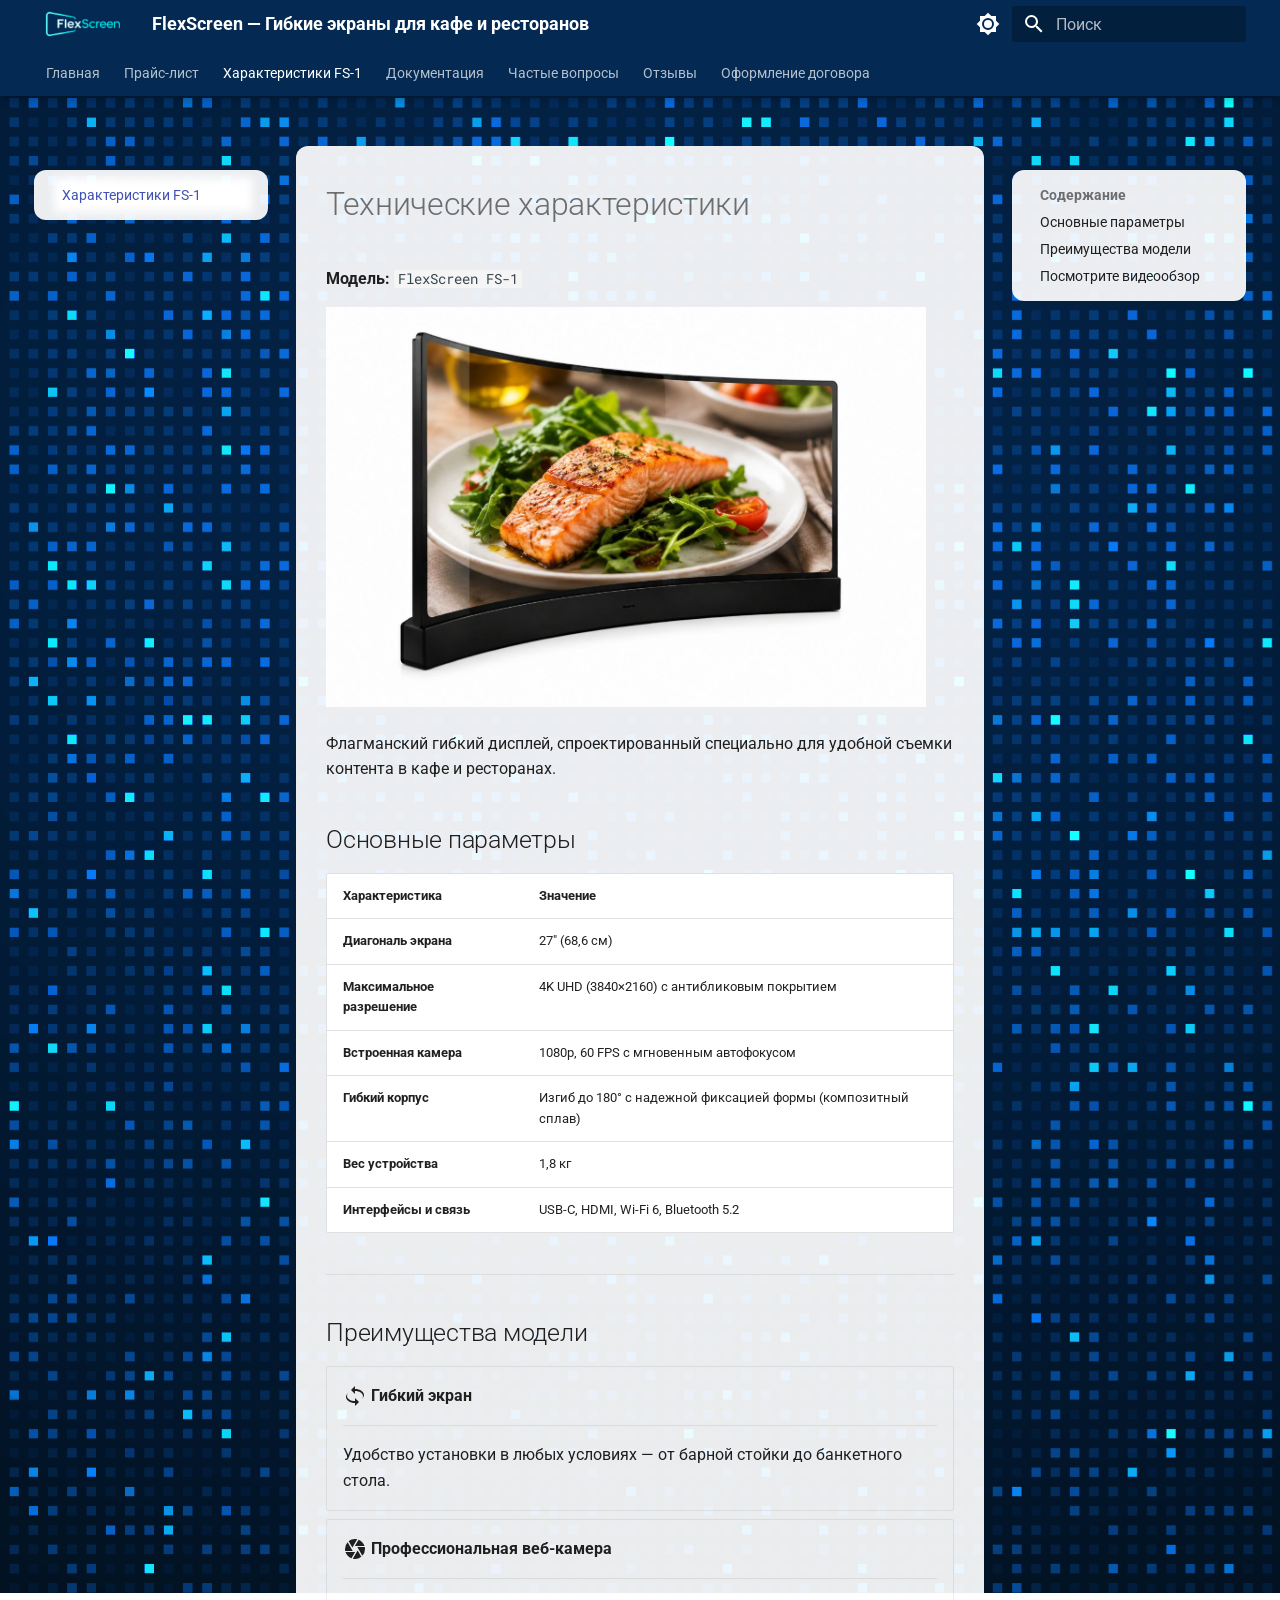
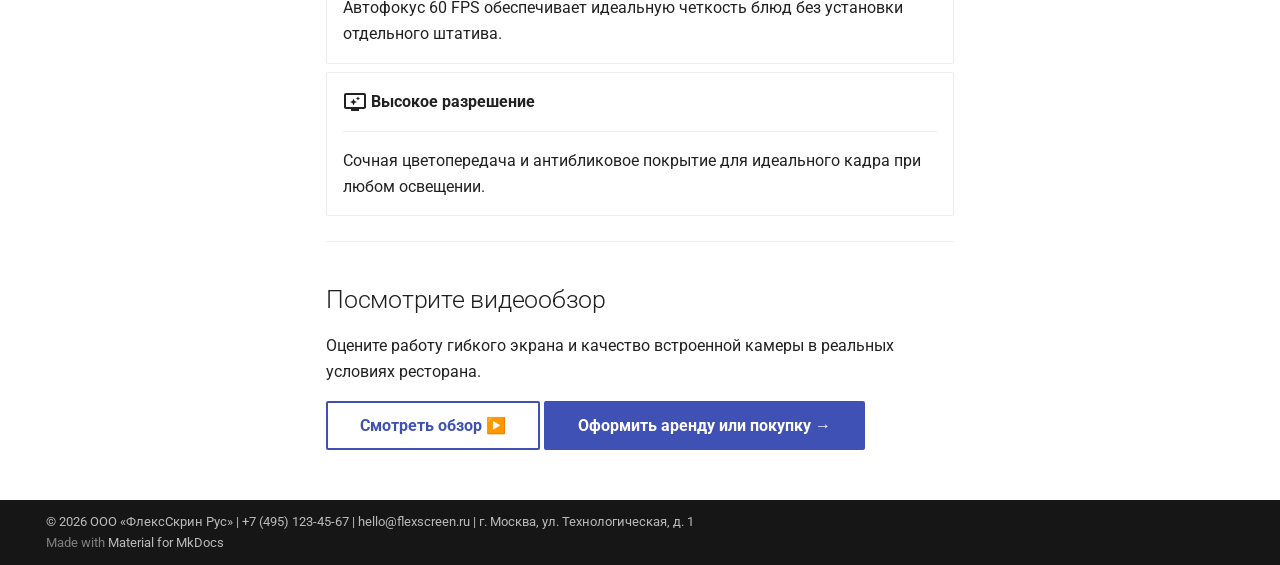
<file: specs/index.html>
<!doctype html>
<html lang="ru" class="no-js">
  <head>
    
      <meta charset="utf-8">
      <meta name="viewport" content="width=device-width,initial-scale=1">
      
        <meta name="description" content="Аренда и продажа гибких 4K-экранов FlexScreen FS-1 для съемок контента с фудблогерами.">
      
      
      
        <link rel="canonical" href="https://egor0169.github.io/mkdocs-demo1/specs/">
      
      
        <link rel="prev" href="../price/">
      
      
        <link rel="next" href="../docs/">
      
      
        
      
      
      <link rel="icon" href="../assets/images/favicon.png">
      <meta name="generator" content="mkdocs-1.6.1, mkdocs-material-9.8.2">
    
    
      
        <title>Характеристики FS-1 - FlexScreen — Гибкие экраны для кафе и ресторанов</title>
      
    
    
      <link rel="stylesheet" href="../assets/stylesheets/main.57a0d79d.min.css">
      
        
        <link rel="stylesheet" href="../assets/stylesheets/palette.fb2fffe2.min.css">
      
      


    
    
      
    
    
      
        
        
        <link rel="preconnect" href="https://fonts.gstatic.com" crossorigin>
        <link rel="stylesheet" href="https://fonts.googleapis.com/css?family=Roboto:300,300i,400,400i,700,700i%7CRoboto+Mono:400,400i,700,700i&display=fallback">
        <style>:root{--md-text-font:"Roboto";--md-code-font:"Roboto Mono"}</style>
      
    
    
      <link rel="stylesheet" href="../assets/custom.css">
    
    <script>__md_scope=new URL("..",location),__md_hash=e=>[...e].reduce(((e,_)=>(e<<5)-e+_.charCodeAt(0)),0),__md_get=(e,_=localStorage,t=__md_scope)=>JSON.parse(_.getItem(t.pathname+"."+e)),__md_set=(e,_,t=localStorage,a=__md_scope)=>{try{t.setItem(a.pathname+"."+e,JSON.stringify(_))}catch(e){}}</script>
    
      

    
    
  </head>
  
  
    
    
      
    
    
    
    
    <body dir="ltr" data-md-color-scheme="default" data-md-color-primary="indigo" data-md-color-accent="teal">
  
    
    <input class="md-toggle" data-md-toggle="drawer" type="checkbox" id="__drawer" autocomplete="off">
    <input class="md-toggle" data-md-toggle="search" type="checkbox" id="__search" autocomplete="off">
    <label class="md-overlay" for="__drawer"></label>
    <div data-md-component="skip">
      
        
        <a href="#_1" class="md-skip">
          Перейти к содержанию
        </a>
      
    </div>
    <div data-md-component="announce">
      
    </div>
    
    
      

  

<header class="md-header md-header--shadow md-header--lifted" data-md-component="header">
  <nav class="md-header__inner md-grid" aria-label="Верхний колонтитул">
    <a href=".." title="FlexScreen — Гибкие экраны для кафе и ресторанов" class="md-header__button md-logo" aria-label="FlexScreen — Гибкие экраны для кафе и ресторанов" data-md-component="logo">
      
  <img src="../assets/images/REVERSELOGO.png" alt="logo">

    </a>
    <label class="md-header__button md-icon" for="__drawer">
      
      <svg xmlns="http://www.w3.org/2000/svg" viewBox="0 0 24 24"><path d="M3 6h18v2H3zm0 5h18v2H3zm0 5h18v2H3z"/></svg>
    </label>
    <div class="md-header__title" data-md-component="header-title">
      <div class="md-header__ellipsis">
        <div class="md-header__topic">
          <span class="md-ellipsis">
            FlexScreen — Гибкие экраны для кафе и ресторанов
          </span>
        </div>
        <div class="md-header__topic" data-md-component="header-topic">
          <span class="md-ellipsis">
            
              Характеристики FS-1
            
          </span>
        </div>
      </div>
    </div>
    
      
        <form class="md-header__option" data-md-component="palette">
  
    
    
    
    <input class="md-option" data-md-color-media="" data-md-color-scheme="default" data-md-color-primary="indigo" data-md-color-accent="teal"  aria-label="Переключить на темную тему"  type="radio" name="__palette" id="__palette_0">
    
      <label class="md-header__button md-icon" title="Переключить на темную тему" for="__palette_1" hidden>
        <svg xmlns="http://www.w3.org/2000/svg" viewBox="0 0 24 24"><path d="M12 8a4 4 0 0 0-4 4 4 4 0 0 0 4 4 4 4 0 0 0 4-4 4 4 0 0 0-4-4m0 10a6 6 0 0 1-6-6 6 6 0 0 1 6-6 6 6 0 0 1 6 6 6 6 0 0 1-6 6m8-9.31V4h-4.69L12 .69 8.69 4H4v4.69L.69 12 4 15.31V20h4.69L12 23.31 15.31 20H20v-4.69L23.31 12z"/></svg>
      </label>
    
  
    
    
    
    <input class="md-option" data-md-color-media="" data-md-color-scheme="slate" data-md-color-primary="indigo" data-md-color-accent="teal"  aria-label="Переключить на светлую тему"  type="radio" name="__palette" id="__palette_1">
    
      <label class="md-header__button md-icon" title="Переключить на светлую тему" for="__palette_0" hidden>
        <svg xmlns="http://www.w3.org/2000/svg" viewBox="0 0 24 24"><path d="M12 18c-.89 0-1.74-.2-2.5-.55C11.56 16.5 13 14.42 13 12s-1.44-4.5-3.5-5.45C10.26 6.2 11.11 6 12 6a6 6 0 0 1 6 6 6 6 0 0 1-6 6m8-9.31V4h-4.69L12 .69 8.69 4H4v4.69L.69 12 4 15.31V20h4.69L12 23.31 15.31 20H20v-4.69L23.31 12z"/></svg>
      </label>
    
  
</form>
      
    
    
      <script>var palette=__md_get("__palette");if(palette&&palette.color){if("(prefers-color-scheme)"===palette.color.media){var media=matchMedia("(prefers-color-scheme: light)"),input=document.querySelector(media.matches?"[data-md-color-media='(prefers-color-scheme: light)']":"[data-md-color-media='(prefers-color-scheme: dark)']");palette.color.media=input.getAttribute("data-md-color-media"),palette.color.scheme=input.getAttribute("data-md-color-scheme"),palette.color.primary=input.getAttribute("data-md-color-primary"),palette.color.accent=input.getAttribute("data-md-color-accent")}for(var[key,value]of Object.entries(palette.color))document.body.setAttribute("data-md-color-"+key,value)}</script>
    
    
    
      
      
        <label class="md-header__button md-icon" for="__search">
          
          <svg xmlns="http://www.w3.org/2000/svg" viewBox="0 0 24 24"><path d="M9.5 3A6.5 6.5 0 0 1 16 9.5c0 1.61-.59 3.09-1.56 4.23l.27.27h.79l5 5-1.5 1.5-5-5v-.79l-.27-.27A6.52 6.52 0 0 1 9.5 16 6.5 6.5 0 0 1 3 9.5 6.5 6.5 0 0 1 9.5 3m0 2C7 5 5 7 5 9.5S7 14 9.5 14 14 12 14 9.5 12 5 9.5 5"/></svg>
        </label>
        <div class="md-search" data-md-component="search" role="dialog">
  <label class="md-search__overlay" for="__search"></label>
  <div class="md-search__inner" role="search">
    <form class="md-search__form" name="search">
      <input type="text" class="md-search__input" name="query" aria-label="Поиск" placeholder="Поиск" autocapitalize="off" autocorrect="off" autocomplete="off" spellcheck="false" data-md-component="search-query" required>
      <label class="md-search__icon md-icon" for="__search">
        
        <svg xmlns="http://www.w3.org/2000/svg" viewBox="0 0 24 24"><path d="M9.5 3A6.5 6.5 0 0 1 16 9.5c0 1.61-.59 3.09-1.56 4.23l.27.27h.79l5 5-1.5 1.5-5-5v-.79l-.27-.27A6.52 6.52 0 0 1 9.5 16 6.5 6.5 0 0 1 3 9.5 6.5 6.5 0 0 1 9.5 3m0 2C7 5 5 7 5 9.5S7 14 9.5 14 14 12 14 9.5 12 5 9.5 5"/></svg>
        
        <svg xmlns="http://www.w3.org/2000/svg" viewBox="0 0 24 24"><path d="M20 11v2H8l5.5 5.5-1.42 1.42L4.16 12l7.92-7.92L13.5 5.5 8 11z"/></svg>
      </label>
      <nav class="md-search__options" aria-label="Поиск">
        
        <button type="reset" class="md-search__icon md-icon" title="Очистить" aria-label="Очистить" tabindex="-1">
          
          <svg xmlns="http://www.w3.org/2000/svg" viewBox="0 0 24 24"><path d="M19 6.41 17.59 5 12 10.59 6.41 5 5 6.41 10.59 12 5 17.59 6.41 19 12 13.41 17.59 19 19 17.59 13.41 12z"/></svg>
        </button>
      </nav>
      
    </form>
    <div class="md-search__output">
      <div class="md-search__scrollwrap" tabindex="0" data-md-scrollfix>
        <div class="md-search-result" data-md-component="search-result">
          <div class="md-search-result__meta">
            Инициализация поиска
          </div>
          <ol class="md-search-result__list" role="presentation"></ol>
        </div>
      </div>
    </div>
  </div>
</div>
      
    
    
  </nav>
  
    
      
<nav class="md-tabs" aria-label="Вкладки" data-md-component="tabs">
  <div class="md-grid">
    <ul class="md-tabs__list">
      
        
  
  
  
  
    <li class="md-tabs__item">
      <a href=".." class="md-tabs__link">
        
  
  
    
  
  Главная

      </a>
    </li>
  

      
        
  
  
  
  
    <li class="md-tabs__item">
      <a href="../price/" class="md-tabs__link">
        
  
  
    
  
  Прайс-лист

      </a>
    </li>
  

      
        
  
  
  
    
  
  
    <li class="md-tabs__item md-tabs__item--active">
      <a href="./" class="md-tabs__link">
        
  
  
    
  
  Характеристики FS-1

      </a>
    </li>
  

      
        
  
  
  
  
    <li class="md-tabs__item">
      <a href="../docs/" class="md-tabs__link">
        
  
  
    
  
  Документация

      </a>
    </li>
  

      
        
  
  
  
  
    <li class="md-tabs__item">
      <a href="../faq/" class="md-tabs__link">
        
  
  
    
  
  Частые вопросы

      </a>
    </li>
  

      
        
  
  
  
  
    <li class="md-tabs__item">
      <a href="../reviews/" class="md-tabs__link">
        
  
  
    
  
  Отзывы

      </a>
    </li>
  

      
        
  
  
  
  
    <li class="md-tabs__item">
      <a href="../order/" class="md-tabs__link">
        
  
  
    
  
  Оформление договора

      </a>
    </li>
  

      
    </ul>
  </div>
</nav>
    
  
</header>
    
    <div class="md-container" data-md-component="container">
      
      
        
      
      <main class="md-main" data-md-component="main">
        <div class="md-main__inner md-grid">
          
            
              
              <div class="md-sidebar md-sidebar--primary" data-md-component="sidebar" data-md-type="navigation" >
                <div class="md-sidebar__scrollwrap">
                  <div class="md-sidebar__inner">
                    


  


<nav class="md-nav md-nav--primary md-nav--lifted" aria-label="Навигация" data-md-level="0">
  <label class="md-nav__title" for="__drawer">
    <a href=".." title="FlexScreen — Гибкие экраны для кафе и ресторанов" class="md-nav__button md-logo" aria-label="FlexScreen — Гибкие экраны для кафе и ресторанов" data-md-component="logo">
      
  <img src="../assets/images/REVERSELOGO.png" alt="logo">

    </a>
    FlexScreen — Гибкие экраны для кафе и ресторанов
  </label>
  
  <ul class="md-nav__list" data-md-scrollfix>
    
      
      
  
  
  
  
    <li class="md-nav__item">
      <a href=".." class="md-nav__link">
        
  
  
  <span class="md-ellipsis">
    
  
    Главная
  

    
  </span>
  
  

      </a>
    </li>
  

    
      
      
  
  
  
  
    <li class="md-nav__item">
      <a href="../price/" class="md-nav__link">
        
  
  
  <span class="md-ellipsis">
    
  
    Прайс-лист
  

    
  </span>
  
  

      </a>
    </li>
  

    
      
      
  
  
    
  
  
  
    <li class="md-nav__item md-nav__item--active">
      
      <input class="md-nav__toggle md-toggle" type="checkbox" id="__toc">
      
      
        
      
      
        <label class="md-nav__link md-nav__link--active" for="__toc">
          
  
  
  <span class="md-ellipsis">
    
  
    Характеристики FS-1
  

    
  </span>
  
  

          <span class="md-nav__icon md-icon"></span>
        </label>
      
      <a href="./" class="md-nav__link md-nav__link--active">
        
  
  
  <span class="md-ellipsis">
    
  
    Характеристики FS-1
  

    
  </span>
  
  

      </a>
      
        

<nav class="md-nav md-nav--secondary" aria-label="Содержание">
  
  
  
    
  
  
    <label class="md-nav__title" for="__toc">
      <span class="md-nav__icon md-icon"></span>
      Содержание
    </label>
    <ul class="md-nav__list" data-md-component="toc" data-md-scrollfix>
      
        <li class="md-nav__item">
  <a href="#_2" class="md-nav__link">
    <span class="md-ellipsis">
      
        Основные параметры
      
    </span>
  </a>
  
</li>
      
        <li class="md-nav__item">
  <a href="#_3" class="md-nav__link">
    <span class="md-ellipsis">
      
        Преимущества модели
      
    </span>
  </a>
  
</li>
      
        <li class="md-nav__item">
  <a href="#_4" class="md-nav__link">
    <span class="md-ellipsis">
      
        Посмотрите видеообзор
      
    </span>
  </a>
  
</li>
      
    </ul>
  
</nav>
      
    </li>
  

    
      
      
  
  
  
  
    <li class="md-nav__item">
      <a href="../docs/" class="md-nav__link">
        
  
  
  <span class="md-ellipsis">
    
  
    Документация
  

    
  </span>
  
  

      </a>
    </li>
  

    
      
      
  
  
  
  
    <li class="md-nav__item">
      <a href="../faq/" class="md-nav__link">
        
  
  
  <span class="md-ellipsis">
    
  
    Частые вопросы
  

    
  </span>
  
  

      </a>
    </li>
  

    
      
      
  
  
  
  
    <li class="md-nav__item">
      <a href="../reviews/" class="md-nav__link">
        
  
  
  <span class="md-ellipsis">
    
  
    Отзывы
  

    
  </span>
  
  

      </a>
    </li>
  

    
      
      
  
  
  
  
    <li class="md-nav__item">
      <a href="../order/" class="md-nav__link">
        
  
  
  <span class="md-ellipsis">
    
  
    Оформление договора
  

    
  </span>
  
  

      </a>
    </li>
  

    
  </ul>
</nav>
                  </div>
                </div>
              </div>
            
            
              
              <div class="md-sidebar md-sidebar--secondary" data-md-component="sidebar" data-md-type="toc" >
                <div class="md-sidebar__scrollwrap">
                  <div class="md-sidebar__inner">
                    

<nav class="md-nav md-nav--secondary" aria-label="Содержание">
  
  
  
    
  
  
    <label class="md-nav__title" for="__toc">
      <span class="md-nav__icon md-icon"></span>
      Содержание
    </label>
    <ul class="md-nav__list" data-md-component="toc" data-md-scrollfix>
      
        <li class="md-nav__item">
  <a href="#_2" class="md-nav__link">
    <span class="md-ellipsis">
      
        Основные параметры
      
    </span>
  </a>
  
</li>
      
        <li class="md-nav__item">
  <a href="#_3" class="md-nav__link">
    <span class="md-ellipsis">
      
        Преимущества модели
      
    </span>
  </a>
  
</li>
      
        <li class="md-nav__item">
  <a href="#_4" class="md-nav__link">
    <span class="md-ellipsis">
      
        Посмотрите видеообзор
      
    </span>
  </a>
  
</li>
      
    </ul>
  
</nav>
                  </div>
                </div>
              </div>
            
          
          
            <div class="md-content" data-md-component="content">
              
              <article class="md-content__inner md-typeset">
                
                  



<h1 id="_1">Технические характеристики</h1>
<p><strong>Модель:</strong> <code>FlexScreen FS-1</code></p>
<p><img alt="Гибкий экран FlexScreen FS-1" src="../assets/images/SALMON.jpg" width="600" /></p>
<p>Флагманский гибкий дисплей, спроектированный специально для удобной съемки контента в кафе и ресторанах.</p>
<h2 id="_2">Основные параметры</h2>
<table>
<thead>
<tr>
<th style="text-align: left;">Характеристика</th>
<th style="text-align: left;">Значение</th>
</tr>
</thead>
<tbody>
<tr>
<td style="text-align: left;"><strong>Диагональ экрана</strong></td>
<td style="text-align: left;">27" (68,6 см)</td>
</tr>
<tr>
<td style="text-align: left;"><strong>Максимальное разрешение</strong></td>
<td style="text-align: left;">4K UHD (3840×2160) с антибликовым покрытием</td>
</tr>
<tr>
<td style="text-align: left;"><strong>Встроенная камера</strong></td>
<td style="text-align: left;">1080p, 60 FPS с мгновенным автофокусом</td>
</tr>
<tr>
<td style="text-align: left;"><strong>Гибкий корпус</strong></td>
<td style="text-align: left;">Изгиб до 180° с надежной фиксацией формы (композитный сплав)</td>
</tr>
<tr>
<td style="text-align: left;"><strong>Вес устройства</strong></td>
<td style="text-align: left;">1,8 кг</td>
</tr>
<tr>
<td style="text-align: left;"><strong>Интерфейсы и связь</strong></td>
<td style="text-align: left;">USB-C, HDMI, Wi-Fi 6, Bluetooth 5.2</td>
</tr>
</tbody>
</table>
<hr />
<h2 id="_3">Преимущества модели</h2>
<div class="grid cards">
<ul>
<li>
<p><span class="twemoji lg middle"><svg xmlns="http://www.w3.org/2000/svg" viewBox="0 0 24 24"><path d="M12 5c4.97 0 9 2.69 9 6 0 1.68-1.04 3.2-2.71 4.29 1.07-.87 1.71-1.97 1.71-3.16C20 9.29 16.42 7 12 7v3L8 6l4-4zm0 14c-4.97 0-9-2.69-9-6 0-1.68 1.04-3.2 2.71-4.29C4.64 9.58 4 10.68 4 11.88 4 14.71 7.58 17 12 17v-3l4 4-4 4z"/></svg></span> <strong>Гибкий экран</strong></p>
<hr />
<p>Удобство установки в любых условиях — от барной стойки до банкетного стола.</p>
</li>
<li>
<p><span class="twemoji lg middle"><svg xmlns="http://www.w3.org/2000/svg" viewBox="0 0 24 24"><path d="m13.73 15-3.9 6.76a9.984 9.984 0 0 0 8.49-2.01l-3.66-6.35M2.46 15c.92 2.92 3.15 5.26 5.99 6.34L12.12 15m-3.58-3-3.9-6.75A9.86 9.86 0 0 0 2 12c0 .68.07 1.35.2 2h7.49m12.11-4h-7.49l.29.5 4.76 8.25A9.93 9.93 0 0 0 22 12c0-.69-.07-1.36-.2-2m-.26-1c-.92-2.93-3.15-5.26-5.99-6.34L11.88 9M9.4 10.5l4.77-8.26C13.47 2.09 12.75 2 12 2c-2.4 0-4.6.84-6.32 2.25l3.66 6.35z"/></svg></span> <strong>Профессиональная веб-камера</strong></p>
<hr />
<p>Автофокус 60 FPS обеспечивает идеальную четкость блюд без установки отдельного штатива.</p>
</li>
<li>
<p><span class="twemoji lg middle"><svg xmlns="http://www.w3.org/2000/svg" viewBox="0 0 24 24"><path d="M21 17H3V5h18m0-2H3c-1.1 0-2 .9-2 2v12a2 2 0 0 0 2 2h5v2h8v-2h5c1.11 0 2-.89 2-2V5a2 2 0 0 0-2-2m-6 3.5-.62 1.37L13 8.5l1.38.63.62 1.37.63-1.37L17 8.5l-1.37-.63zm-4.5 2-1.09 2.41L7 12l2.41 1.09 1.09 2.41 1.1-2.41L14 12l-2.4-1.09z"/></svg></span> <strong>Высокое разрешение</strong></p>
<hr />
<p>Сочная цветопередача и антибликовое покрытие для идеального кадра при любом освещении.</p>
</li>
</ul>
</div>
<hr />
<h2 id="_4">Посмотрите видеообзор</h2>
<p>Оцените работу гибкого экрана и качество встроенной камеры в реальных условиях ресторана.</p>
<p><a class="md-button" href="https://youtube.com" target="_blank">Смотреть обзор ▶️</a>
<a class="md-button md-button--primary" href="../price/">Оформить аренду или покупку →</a></p>












                
              </article>
            </div>
          
          
  <script>var tabs=__md_get("__tabs");if(Array.isArray(tabs))e:for(var set of document.querySelectorAll(".tabbed-set")){var labels=set.querySelector(".tabbed-labels");for(var tab of tabs)for(var label of labels.getElementsByTagName("label"))if(label.innerText.trim()===tab){var input=document.getElementById(label.htmlFor);input.checked=!0;continue e}}</script>

<script>var target=document.getElementById(location.hash.slice(1));target&&target.name&&(target.checked=target.name.startsWith("__tabbed_"))</script>
        </div>
        
          <button type="button" class="md-top md-icon" data-md-component="top" hidden>
  
  <svg xmlns="http://www.w3.org/2000/svg" viewBox="0 0 24 24"><path d="M13 20h-2V8l-5.5 5.5-1.42-1.42L12 4.16l7.92 7.92-1.42 1.42L13 8z"/></svg>
  К началу
</button>
        
      </main>
      
        <footer class="md-footer">
  
  <div class="md-footer-meta md-typeset">
    <div class="md-footer-meta__inner md-grid">
      <div class="md-copyright">
  
    <div class="md-copyright__highlight">
      © 2026 ООО «ФлексСкрин Рус» | +7 (495) 123-45-67 | hello@flexscreen.ru | г. Москва, ул. Технологическая, д. 1

    </div>
  
  
    Made with
    <a href="https://squidfunk.github.io/mkdocs-material/" target="_blank" rel="noopener">
      Material for MkDocs
    </a>
  
</div>
      
    </div>
  </div>
</footer>
      
    </div>
    <div class="md-dialog" data-md-component="dialog">
      <div class="md-dialog__inner md-typeset"></div>
    </div>
    
    
    
      
      
      <script id="__config" type="application/json">{"annotate": null, "base": "..", "features": ["navigation.tabs", "navigation.tabs.sticky", "navigation.top", "content.tabs.link"], "search": "../assets/javascripts/workers/search.a7633da7.min.js", "tags": null, "translations": {"clipboard.copied": "\u0421\u043a\u043e\u043f\u0438\u0440\u043e\u0432\u0430\u043d\u043e \u0432 \u0431\u0443\u0444\u0435\u0440", "clipboard.copy": "\u041a\u043e\u043f\u0438\u0440\u043e\u0432\u0430\u0442\u044c \u0432 \u0431\u0443\u0444\u0435\u0440", "search.result.more.one": "\u0415\u0449\u0451 1 \u043d\u0430 \u044d\u0442\u043e\u0439 \u0441\u0442\u0440\u0430\u043d\u0438\u0446\u0435", "search.result.more.other": "\u0415\u0449\u0451 # \u043d\u0430 \u044d\u0442\u043e\u0439 \u0441\u0442\u0440\u0430\u043d\u0438\u0446\u0435", "search.result.none": "\u0421\u043e\u0432\u043f\u0430\u0434\u0435\u043d\u0438\u0439 \u043d\u0435 \u043d\u0430\u0439\u0434\u0435\u043d\u043e", "search.result.one": "\u041d\u0430\u0439\u0434\u0435\u043d\u043e 1 \u0441\u043e\u0432\u043f\u0430\u0434\u0435\u043d\u0438\u0435", "search.result.other": "\u041d\u0430\u0439\u0434\u0435\u043d\u043e \u0441\u043e\u0432\u043f\u0430\u0434\u0435\u043d\u0438\u0439: #", "search.result.placeholder": "\u041d\u0430\u0447\u043d\u0438\u0442\u0435 \u043f\u0435\u0447\u0430\u0442\u0430\u0442\u044c \u0434\u043b\u044f \u043f\u043e\u0438\u0441\u043a\u0430", "search.result.term.missing": "\u041e\u0442\u0441\u0443\u0442\u0441\u0442\u0432\u0443\u0435\u0442", "select.version": "\u0412\u044b\u0431\u0435\u0440\u0438\u0442\u0435 \u0432\u0435\u0440\u0441\u0438\u044e"}, "version": null}</script>
    
    
      <script src="../assets/javascripts/bundle.a5f9d56c.min.js"></script>
      
        <script src="../assets/order.js"></script>
      
    
  </body>
</html>
</file>
<file: assets/custom.css>
/* Убираем боковое меню на страницах, где оно не нужно, для более лендингового вида */
.md-sidebar--secondary {
  display: none;
}

.hero-banner {
  display: flex;
  align-items: center;
  justify-content: space-between;
  gap: 2rem;
  padding: 2rem;
  border-radius: 12px;
  background: linear-gradient(135deg, rgba(63, 81, 181, 0.1) 0%, rgba(0, 150, 136, 0.1) 100%);
  border: 1px solid rgba(63, 81, 181, 0.2);
  margin-bottom: 2rem;
}

.hero-text {
  flex: 1;
}

.hero-logo {
  flex-shrink: 0;
  max-width: 180px; /* Регулируй размер логотипа здесь */
}

.hero-logo img {
  width: 100%;
  height: auto;
  display: block;
}

/* Адаптация для мобильных экранов */
@media (max-width: 768px) {
  .hero-banner {
    flex-direction: column-reverse;
    text-align: center;
  }
  .hero-logo {
    max-width: 140px;
  }
}


.badge-popular {
  background-color: #009688;
  color: white;
  padding: 2px 8px;
  border-radius: 12px;
  font-size: 0.75rem;
  font-weight: bold;
  vertical-align: middle;
}

.order-box {
  border: 1px solid var(--md-default-fg-color--lightest);
  border-radius: 8px;
  padding: 1.5rem;
  background-color: var(--md-code-bg-color);
  margin-bottom: 1.5rem;
}

.order-box label {
  display: block;
  font-weight: 600;
  margin-top: 1rem;
  margin-bottom: 0.4rem;
}

.order-box select,
.order-box input[type="date"],
.order-box input[type="text"] {
  width: 100%;
  padding: 0.6rem;
  border-radius: 6px;
  border: 1px solid var(--md-default-fg-color--lighter);
  background: var(--md-default-bg-color);
  color: var(--md-default-fg-color);
  font-size: 0.95rem;
}

.total-price {
  font-size: 1.5rem;
  font-weight: 700;
  color: var(--md-accent-fg-color);
  margin-top: 1rem;
}

/* Фон для верхней шапки и панели вкладок */
.md-header,
.md-tabs {
  background-color:#042a54
}

/* Фоновая картинка на весь экран */
/* Фоновая картинка на весь экран */
body {
  background: url("images/Dabadee\ Dabada.png") center / cover fixed no-repeat;
}

/* Подложка только под текстовую область, не затрагивая мобильное меню */
.md-content__inner {
  background-color: rgba(255, 255, 255, 0.92);
  border-radius: 12px;
  padding: 1.5rem;
  margin-top: 1rem;
  margin-bottom: 1rem;
}

[data-md-color-scheme="slate"] .md-content__inner {
  background-color: rgba(30, 33, 41, 0.92);
}


/* Отступы между кнопками в баннере и при переносе на новую строку */
.hero-banner .md-button {
  margin-right: 0.6rem;
  margin-bottom: 0.6rem;
}

/* Подложка для основного контента */
.md-content__inner {
  background-color: rgba(255, 255, 255, 0.92);
  border-radius: 12px;
  padding: 1.5rem;
  margin-top: 1rem;
  margin-bottom: 1rem;
}

[data-md-color-scheme="slate"] .md-content__inner {
  background-color: rgba(30, 33, 41, 0.92);
}

/* Подложка для правого оглавления («Содержание») и левой панели только на ПК */
@media screen and (min-width: 76.25em) {
  .md-sidebar,
  .md-sidebar__inner,
  .md-sidebar__scrollwrap {
    height: fit-content !important;
  }

  .md-sidebar__scrollwrap {
    background-color: rgba(255, 255, 255, 0.92);
    border-radius: 12px;
    padding: 0.8rem;
    margin-top: 1rem;
    max-height: calc(100vh - 6rem);
  }

  [data-md-color-scheme="slate"] .md-sidebar__scrollwrap {
    background-color: rgba(30, 33, 41, 0.92);
  }
}


/* Убираем белую полоску-градиент у заголовка «Содержание» */
.md-nav__title {
  background: transparent !important;
  box-shadow: none !important;
}
</file>
<file: assets/stylesheets/main.57a0d79d.min.css>
@charset "UTF-8";html{box-sizing:border-box;-webkit-text-size-adjust:none;-moz-text-size-adjust:none;text-size-adjust:none}*,:after,:before{box-sizing:inherit}@media(prefers-reduced-motion){*,:after,:before{transition:none!important}}body{margin:0;-webkit-font-smoothing:antialiased;-moz-osx-font-smoothing:grayscale;--md-text-font-family:var(--md-text-font, _),
    -apple-system, BlinkMacSystemFont, Helvetica, Arial, sans-serif;--md-code-font-family:var(--md-code-font, _),
    SFMono-Regular, Consolas, Menlo, monospace}.md-typeset code:not(.focus-visible),a,button,input,label{-webkit-tap-highlight-color:transparent}a{color:inherit;text-decoration:none}hr{box-sizing:initial;display:block;height:.05rem;padding:0;overflow:visible;border:0}small{font-size:80%}sub,sup{line-height:1em}img{border-style:none}table{border-spacing:0;border-collapse:initial}td,th{font-weight:400;vertical-align:top}button{padding:0;margin:0;font-family:inherit;font-size:inherit;background:#0000;border:0}input{border:0;outline:none}:root{--md-primary-fg-color:#4051b5;--md-primary-fg-color--light:#5d6cc0;--md-primary-fg-color--dark:#303fa1;--md-primary-bg-color:#fff;--md-primary-bg-color--light:#ffffffb3;--md-accent-fg-color:#526cfe;--md-accent-fg-color--transparent:#526cfe1a;--md-accent-bg-color:#fff;--md-accent-bg-color--light:#ffffffb3;--md-typeset-table-sort-icon:url("data:image/svg+xml;charset=utf-8,<svg xmlns='http://www.w3.org/2000/svg' viewBox='0 0 24 24'><path d='m18 21-4-4h3V7h-3l4-4 4 4h-3v10h3M2 19v-2h10v2M2 13v-2h7v2M2 7V5h4v2z'/></svg>");--md-typeset-table-sort-icon--asc:url("data:image/svg+xml;charset=utf-8,<svg xmlns='http://www.w3.org/2000/svg' viewBox='0 0 24 24'><path d='M19 17h3l-4 4-4-4h3V3h2M2 17h10v2H2M6 5v2H2V5m0 6h7v2H2z'/></svg>");--md-typeset-table-sort-icon--desc:url("data:image/svg+xml;charset=utf-8,<svg xmlns='http://www.w3.org/2000/svg' viewBox='0 0 24 24'><path d='M19 7h3l-4-4-4 4h3v14h2M2 17h10v2H2M6 5v2H2V5m0 6h7v2H2z'/></svg>")}[data-md-color-scheme=default]{color-scheme:light}[data-md-color-scheme=default] img[src$="#gh-dark-mode-only"],[data-md-color-scheme=default] img[src$="#only-dark"]{display:none}:root,[data-md-color-scheme=default]{--md-hue:225deg;--md-default-fg-color:#000000de;--md-default-fg-color--light:#0000008a;--md-default-fg-color--lighter:#00000052;--md-default-fg-color--lightest:#00000012;--md-default-bg-color:#fff;--md-default-bg-color--light:#ffffffb3;--md-default-bg-color--lighter:#ffffff4d;--md-default-bg-color--lightest:#ffffff1f;--md-code-fg-color:#36464e;--md-code-bg-color:#f5f5f5;--md-code-bg-color--light:#f5f5f5b3;--md-code-bg-color--lighter:#f5f5f54d;--md-code-hl-color:#4287ff;--md-code-hl-color--light:#4287ff1a;--md-code-hl-number-color:#d52a2a;--md-code-hl-special-color:#db1457;--md-code-hl-function-color:#a846b9;--md-code-hl-constant-color:#6e59d9;--md-code-hl-keyword-color:#3f6ec6;--md-code-hl-string-color:#1c7d4d;--md-code-hl-name-color:var(--md-code-fg-color);--md-code-hl-operator-color:var(--md-default-fg-color--light);--md-code-hl-punctuation-color:var(--md-default-fg-color--light);--md-code-hl-comment-color:var(--md-default-fg-color--light);--md-code-hl-generic-color:var(--md-default-fg-color--light);--md-code-hl-variable-color:var(--md-default-fg-color--light);--md-typeset-color:var(--md-default-fg-color);--md-typeset-a-color:var(--md-primary-fg-color);--md-typeset-del-color:#f5503d26;--md-typeset-ins-color:#0bd57026;--md-typeset-kbd-color:#fafafa;--md-typeset-kbd-accent-color:#fff;--md-typeset-kbd-border-color:#b8b8b8;--md-typeset-mark-color:#ffff0080;--md-typeset-table-color:#0000001f;--md-typeset-table-color--light:#00000009;--md-admonition-fg-color:var(--md-default-fg-color);--md-admonition-bg-color:var(--md-default-bg-color);--md-warning-fg-color:#000000de;--md-warning-bg-color:#ff9;--md-footer-fg-color:#fff;--md-footer-fg-color--light:#ffffffb3;--md-footer-fg-color--lighter:#ffffff73;--md-footer-bg-color:#000000de;--md-footer-bg-color--dark:#00000052;--md-shadow-z1:0 0.2rem 0.5rem #0000000d,
    0 0 0.05rem #0000001a;--md-shadow-z2:0 0.2rem 0.5rem #0000001a,
    0 0 0.05rem #00000040;--md-shadow-z3:0 0.2rem 0.5rem #0003,
    0 0 0.05rem #00000059}.md-icon svg{display:block;width:1.2rem;height:1.2rem;fill:currentcolor}aside,body,input{font-family:var(--md-text-font-family);font-feature-settings:"kern","liga";color:var(--md-typeset-color)}code,kbd,pre{font-family:var(--md-code-font-family);font-feature-settings:"kern"}.md-typeset{font-size:.8rem;line-height:1.6;overflow-wrap:break-word;-webkit-print-color-adjust:exact;color-adjust:exact}@media print{.md-typeset{font-size:.68rem}.md-typeset code,.md-typeset kbd,.md-typeset pre{white-space:pre-wrap}}.md-typeset blockquote,.md-typeset dl,.md-typeset figure,.md-typeset ol,.md-typeset pre,.md-typeset ul{margin-top:1em;margin-bottom:1em}.md-typeset h1{margin:0 0 1.25em;font-size:2em;line-height:1.3;color:var(--md-default-fg-color--light)}.md-typeset h1,.md-typeset h2{font-weight:300;letter-spacing:-.01em}.md-typeset h2{margin:1.6em 0 .64em;font-size:1.5625em;line-height:1.4}.md-typeset h3{margin:1.6em 0 .8em;font-size:1.25em;font-weight:400;line-height:1.5;letter-spacing:-.01em}.md-typeset h2+h3{margin-top:.8em}.md-typeset h4{margin:1em 0;font-weight:700;letter-spacing:-.01em}.md-typeset h5,.md-typeset h6{margin:1.25em 0;font-size:.8em;font-weight:700;color:var(--md-default-fg-color--light);letter-spacing:-.01em}.md-typeset h5{text-transform:uppercase}.md-typeset h5 code{text-transform:none}.md-typeset hr{display:flow-root;margin:1.5em 0;border-bottom:.05rem solid var(--md-default-fg-color--lightest)}.md-typeset a{color:var(--md-typeset-a-color);word-break:break-word}.md-typeset a,.md-typeset a:before{transition:color 125ms}.md-typeset a:focus,.md-typeset a:hover{color:var(--md-accent-fg-color)}.md-typeset a:focus code,.md-typeset a:hover code{color:var(--md-accent-fg-color);background-color:var(--md-accent-fg-color--transparent)}.md-typeset a code{color:var(--md-typeset-a-color)}.md-typeset a.focus-visible{outline-color:var(--md-accent-fg-color);outline-offset:.2rem}.md-typeset code,.md-typeset kbd,.md-typeset pre{font-variant-ligatures:none;color:var(--md-code-fg-color);direction:ltr;transition:background-color 125ms}.md-typeset code{padding:0 .2941176471em;font-size:.85em;word-break:break-word;background-color:var(--md-code-bg-color);border-radius:.1rem;-webkit-box-decoration-break:clone;box-decoration-break:clone;transition:color 125ms,background-color 125ms}.md-typeset code:not(.focus-visible){outline:none}.md-typeset pre{position:relative;display:flow-root;line-height:1.4}.md-typeset pre>code{display:block;padding:.7720588235em 1.1764705882em;margin:0;overflow:auto;word-break:normal;touch-action:auto;scrollbar-color:var(--md-default-fg-color--lighter) #0000;scrollbar-width:thin;outline-color:var(--md-accent-fg-color);box-shadow:none;-webkit-box-decoration-break:slice;box-decoration-break:slice}.md-typeset pre>code:hover{scrollbar-color:var(--md-accent-fg-color) #0000}.md-typeset pre>code::-webkit-scrollbar{width:.2rem;height:.2rem}.md-typeset pre>code::-webkit-scrollbar-thumb{background-color:var(--md-default-fg-color--lighter)}.md-typeset pre>code::-webkit-scrollbar-thumb:hover{background-color:var(--md-accent-fg-color)}.md-typeset kbd{display:inline-block;padding:0 .6666666667em;font-size:.75em;color:var(--md-default-fg-color);word-break:break-word;vertical-align:text-top;background-color:var(--md-typeset-kbd-color);border-radius:.1rem;box-shadow:0 .1rem 0 .05rem var(--md-typeset-kbd-border-color),0 .1rem 0 var(--md-typeset-kbd-border-color),0 -.1rem .2rem var(--md-typeset-kbd-accent-color) inset}.md-typeset mark{color:inherit;word-break:break-word;background-color:var(--md-typeset-mark-color);-webkit-box-decoration-break:clone;box-decoration-break:clone}.md-typeset abbr{text-decoration:none;cursor:help}.md-typeset [data-preview],.md-typeset abbr{border-bottom:.05rem dotted var(--md-default-fg-color--light)}.md-typeset small{opacity:.75}[dir=ltr] .md-typeset sub,[dir=ltr] .md-typeset sup{margin-left:.078125em}[dir=rtl] .md-typeset sub,[dir=rtl] .md-typeset sup{margin-right:.078125em}[dir=ltr] .md-typeset blockquote{padding-left:.6rem;border-left:.2rem solid var(--md-default-fg-color--lighter)}[dir=rtl] .md-typeset blockquote{padding-right:.6rem;border-right:.2rem solid var(--md-default-fg-color--lighter)}.md-typeset blockquote{margin-left:0;margin-right:0;color:var(--md-default-fg-color--light)}.md-typeset ul{list-style-type:disc}.md-typeset ul[type]{list-style-type:revert-layer}[dir=ltr] .md-typeset ol,[dir=ltr] .md-typeset ol li ol,[dir=ltr] .md-typeset ol li ul,[dir=ltr] .md-typeset ul,[dir=ltr] .md-typeset ul li ol,[dir=ltr] .md-typeset ul li ul{margin-left:.625em}[dir=rtl] .md-typeset ol,[dir=rtl] .md-typeset ol li ol,[dir=rtl] .md-typeset ol li ul,[dir=rtl] .md-typeset ul,[dir=rtl] .md-typeset ul li ol,[dir=rtl] .md-typeset ul li ul{margin-right:.625em}.md-typeset ol,.md-typeset ul{padding:0}.md-typeset ol:not([hidden]),.md-typeset ul:not([hidden]){display:flow-root}.md-typeset ol ol,.md-typeset ul ol{list-style-type:lower-alpha}.md-typeset ol ol ol,.md-typeset ul ol ol{list-style-type:lower-roman}.md-typeset ol ol ol ol,.md-typeset ul ol ol ol{list-style-type:upper-alpha}.md-typeset ol ol ol ol ol,.md-typeset ul ol ol ol ol{list-style-type:upper-roman}.md-typeset ol[type],.md-typeset ul[type]{list-style-type:revert-layer}[dir=ltr] .md-typeset ol li,[dir=ltr] .md-typeset ul li{margin-left:1.25em}[dir=rtl] .md-typeset ol li,[dir=rtl] .md-typeset ul li{margin-right:1.25em}.md-typeset ol li,.md-typeset ul li{margin-bottom:.5em}.md-typeset ol li blockquote,.md-typeset ol li p,.md-typeset ul li blockquote,.md-typeset ul li p{margin:.5em 0}.md-typeset ol li:last-child,.md-typeset ul li:last-child{margin-bottom:0}.md-typeset ol li ol,.md-typeset ol li ul,.md-typeset ul li ol,.md-typeset ul li ul{margin-top:.5em;margin-bottom:.5em}[dir=ltr] .md-typeset dd{margin-left:1.875em}[dir=rtl] .md-typeset dd{margin-right:1.875em}.md-typeset dd{margin-top:1em;margin-bottom:1.5em}.md-typeset img,.md-typeset svg,.md-typeset video{max-width:100%;height:auto}.md-typeset img[align=left]{margin:1em 1em 1em 0}.md-typeset img[align=right]{margin:1em 0 1em 1em}.md-typeset img[align]:only-child{margin-top:0}.md-typeset figure{display:flow-root;width:fit-content;max-width:100%;margin:1em auto;text-align:center}.md-typeset figure img{display:block;margin:0 auto}.md-typeset figcaption{max-width:24rem;margin:1em auto;font-style:italic}.md-typeset iframe{max-width:100%}.md-typeset table:not([class]){display:inline-block;max-width:100%;overflow:auto;font-size:.64rem;touch-action:auto;background-color:var(--md-default-bg-color);border:.05rem solid var(--md-typeset-table-color);border-radius:.1rem}@media print{.md-typeset table:not([class]){display:table}}.md-typeset table:not([class])+*{margin-top:1.5em}.md-typeset table:not([class]) td>:first-child,.md-typeset table:not([class]) th>:first-child{margin-top:0}.md-typeset table:not([class]) td>:last-child,.md-typeset table:not([class]) th>:last-child{margin-bottom:0}.md-typeset table:not([class]) td:not([align]),.md-typeset table:not([class]) th:not([align]){text-align:left}[dir=rtl] .md-typeset table:not([class]) td:not([align]),[dir=rtl] .md-typeset table:not([class]) th:not([align]){text-align:right}.md-typeset table:not([class]) th{min-width:5rem;padding:.9375em 1.25em;font-weight:700;vertical-align:top}.md-typeset table:not([class]) td{padding:.9375em 1.25em;vertical-align:top;border-top:.05rem solid var(--md-typeset-table-color)}.md-typeset table:not([class]) tbody tr{transition:background-color 125ms}.md-typeset table:not([class]) tbody tr:hover{background-color:var(--md-typeset-table-color--light);box-shadow:0 .05rem 0 var(--md-default-bg-color) inset}.md-typeset table:not([class]) a{word-break:normal}.md-typeset table th[role=columnheader]{cursor:pointer}[dir=ltr] .md-typeset table th[role=columnheader]:after{margin-left:.5em}[dir=rtl] .md-typeset table th[role=columnheader]:after{margin-right:.5em}.md-typeset table th[role=columnheader]:after{display:inline-block;width:1.2em;height:1.2em;vertical-align:text-bottom;content:"";-webkit-mask-image:var(--md-typeset-table-sort-icon);mask-image:var(--md-typeset-table-sort-icon);-webkit-mask-repeat:no-repeat;mask-repeat:no-repeat;-webkit-mask-size:contain;mask-size:contain;transition:background-color 125ms}.md-typeset table th[role=columnheader]:hover:after{background-color:var(--md-default-fg-color--lighter)}.md-typeset table th[role=columnheader][aria-sort=ascending]:after{background-color:var(--md-default-fg-color--light);-webkit-mask-image:var(--md-typeset-table-sort-icon--asc);mask-image:var(--md-typeset-table-sort-icon--asc)}.md-typeset table th[role=columnheader][aria-sort=descending]:after{background-color:var(--md-default-fg-color--light);-webkit-mask-image:var(--md-typeset-table-sort-icon--desc);mask-image:var(--md-typeset-table-sort-icon--desc)}.md-typeset__scrollwrap{margin:1em -.8rem;overflow-x:auto;touch-action:auto}.md-typeset__table{display:inline-block;padding:0 .8rem;margin-bottom:.5em}@media print{.md-typeset__table{display:block}}html .md-typeset__table table{display:table;width:100%;margin:0;overflow:hidden}@media screen and (max-width:44.984375em){.md-content__inner>pre{margin:1em -.8rem}.md-content__inner>pre code{border-radius:0}}.md-typeset .md-author{position:relative;display:block;flex-shrink:0;width:1.6rem;height:1.6rem;overflow:hidden;border-radius:100%;transition:color 125ms,transform 125ms}.md-typeset .md-author img{display:block}.md-typeset .md-author--more{font-size:.6rem;font-weight:700;line-height:1.6rem;color:var(--md-default-fg-color--lighter);text-align:center;background:var(--md-default-fg-color--lightest)}.md-typeset .md-author--long{width:2.4rem;height:2.4rem}.md-typeset a.md-author{transform:scale(1)}.md-typeset a.md-author img{filter:grayscale(100%) opacity(75%);border-radius:100%;transition:filter 125ms}.md-typeset a.md-author:focus,.md-typeset a.md-author:hover{z-index:1;transform:scale(1.1)}.md-typeset a.md-author:focus img,.md-typeset a.md-author:hover img{filter:grayscale(0)}.md-banner{overflow:auto;color:var(--md-footer-fg-color);background-color:var(--md-footer-bg-color)}@media print{.md-banner{display:none}}.md-banner--warning{color:var(--md-warning-fg-color);background-color:var(--md-warning-bg-color)}.md-banner__inner{padding:0 .8rem;margin:.6rem auto;font-size:.7rem}[dir=ltr] .md-banner__button{float:right}[dir=rtl] .md-banner__button{float:left}.md-banner__button{color:inherit;cursor:pointer;transition:opacity .25s}.no-js .md-banner__button{display:none}.md-banner__button:hover{opacity:.7}html{height:100%;overflow-x:hidden;font-size:125%}@media screen and (min-width:100em){html{font-size:137.5%}}@media screen and (min-width:125em){html{font-size:150%}}body{position:relative;display:flex;flex-direction:column;width:100%;min-height:100%;font-size:.5rem;background-color:var(--md-default-bg-color)}@media print{body{display:block}}@media screen and (max-width:59.984375em){body[data-md-scrolllock]{position:fixed}}.md-grid{max-width:61rem;margin-left:auto;margin-right:auto}.md-container{display:flex;flex-grow:1;flex-direction:column}@media print{.md-container{display:block}}.md-main{flex-grow:1}.md-main__inner{display:flex;height:100%;margin-top:1.5rem}.md-ellipsis{overflow:hidden;text-overflow:ellipsis}.md-toggle{display:none}.md-option{position:absolute;width:0;height:0;opacity:0}.md-option:checked+label:not([hidden]){display:block}.md-option.focus-visible+label{outline-style:auto;outline-color:var(--md-accent-fg-color)}.md-skip{position:fixed;z-index:-1;padding:.3rem .5rem;margin:.5rem;font-size:.64rem;color:var(--md-default-bg-color);background-color:var(--md-default-fg-color);border-radius:.1rem;outline-color:var(--md-accent-fg-color);opacity:0;transform:translateY(.4rem)}.md-skip:focus{z-index:10;opacity:1;transition:transform .25s cubic-bezier(.4,0,.2,1),opacity 175ms 75ms;transform:translateY(0)}@page{margin:25mm}:root{--md-clipboard-icon:url("data:image/svg+xml;charset=utf-8,<svg xmlns='http://www.w3.org/2000/svg' viewBox='0 0 24 24'><path d='M19 21H8V7h11m0-2H8a2 2 0 0 0-2 2v14a2 2 0 0 0 2 2h11a2 2 0 0 0 2-2V7a2 2 0 0 0-2-2m-3-4H4a2 2 0 0 0-2 2v14h2V3h12z'/></svg>");--md-code-select-icon:url("data:image/svg+xml;charset=utf-8,<svg xmlns='http://www.w3.org/2000/svg' viewBox='0 0 24 24'><path d='M19 19h-4v2h4c1.1 0 2-.9 2-2v-4h-2m0-12h-4v2h4v4h2V5c0-1.1-.9-2-2-2M5 5h4V3H5c-1.1 0-2 .9-2 2v4h2m0 6H3v4c0 1.1.9 2 2 2h4v-2H5zm2-4h2v2H7zm4 0h2v2h-2zm4 0h2v2h-2zM7 7h2v2H7zm4 0h2v2h-2zm4 0h2v2h-2zm-8 8h2v2H7zm4 0h2v2h-2zm4 0h2v2h-2z'/></svg>");--md-code-copy-icon:url("data:image/svg+xml;charset=utf-8,<svg xmlns='http://www.w3.org/2000/svg' viewBox='0 0 24 24'><path d='M19 21H8V7h11m0-2H8a2 2 0 0 0-2 2v14a2 2 0 0 0 2 2h11a2 2 0 0 0 2-2V7a2 2 0 0 0-2-2m-3-4H4a2 2 0 0 0-2 2v14h2V3h12z'/></svg>")}.md-clipboard{z-index:1;width:1.5em;height:1.5em;color:var(--md-default-fg-color--lightest);cursor:pointer;border-radius:.1rem;outline-color:var(--md-accent-fg-color);outline-offset:.1rem;transition:color .25s}@media print{.md-clipboard{display:none}}.md-clipboard:not(.focus-visible){outline:none;-webkit-tap-highlight-color:transparent}:hover>.md-clipboard{color:var(--md-default-fg-color--light)}.md-clipboard:focus,.md-clipboard:hover{color:var(--md-accent-fg-color)}.md-clipboard:after{display:block;width:1.125em;height:1.125em;margin:0 auto;content:"";background-color:currentcolor;-webkit-mask-image:var(--md-clipboard-icon);mask-image:var(--md-clipboard-icon);-webkit-mask-repeat:no-repeat;mask-repeat:no-repeat;-webkit-mask-position:center;mask-position:center;-webkit-mask-size:contain;mask-size:contain}.md-clipboard--inline{cursor:pointer}.md-clipboard--inline code{transition:color .25s,background-color .25s}.md-clipboard--inline:focus code,.md-clipboard--inline:hover code{color:var(--md-accent-fg-color);background-color:var(--md-accent-fg-color--transparent)}.md-typeset .md-code__content{display:grid}.md-code__nav{position:absolute;top:.25em;right:.25em;z-index:1;display:flex;gap:.2rem;padding:.2rem;background-color:var(--md-code-bg-color--lighter);border-radius:.1rem;transition:background-color .25s}:hover>.md-code__nav{background-color:var(--md-code-bg-color--light)}.md-code__button{display:block;width:1.5em;height:1.5em;color:var(--md-default-fg-color--lightest);cursor:pointer;outline-color:var(--md-accent-fg-color);outline-offset:.1rem;transition:color .25s}:hover>*>.md-code__button{color:var(--md-default-fg-color--light)}.md-code__button.focus-visible,.md-code__button:hover{color:var(--md-accent-fg-color)}.md-code__button--active{color:var(--md-default-fg-color)!important}.md-code__button:after{display:block;width:1.125em;height:1.125em;margin:0 auto;content:"";background-color:currentcolor;-webkit-mask-repeat:no-repeat;mask-repeat:no-repeat;-webkit-mask-position:center;mask-position:center;-webkit-mask-size:contain;mask-size:contain}.md-code__button[data-md-type=select]:after{-webkit-mask-image:var(--md-code-select-icon);mask-image:var(--md-code-select-icon)}.md-code__button[data-md-type=copy]:after{-webkit-mask-image:var(--md-code-copy-icon);mask-image:var(--md-code-copy-icon)}@keyframes consent{0%{opacity:0;transform:translateY(100%)}to{opacity:1;transform:translateY(0)}}@keyframes overlay{0%{opacity:0}to{opacity:1}}.md-consent__overlay{position:fixed;top:0;z-index:5;width:100%;height:100%;background-color:#0000008a;-webkit-backdrop-filter:blur(.1rem);backdrop-filter:blur(.1rem);opacity:1;animation:overlay .25s both}.md-consent__inner{position:fixed;bottom:0;z-index:5;width:100%;max-height:100%;padding:0;overflow:auto;background-color:var(--md-default-bg-color);border:0;border-radius:.1rem;box-shadow:0 0 .2rem #0000001a,0 .2rem .4rem #0003;animation:consent .5s cubic-bezier(.1,.7,.1,1) both}.md-consent__form{padding:.8rem}.md-consent__settings{display:none;margin:1em 0}input:checked+.md-consent__settings{display:block}.md-consent__controls{margin-bottom:.8rem}.md-typeset .md-consent__controls .md-button{display:inline}@media screen and (max-width:44.984375em){.md-typeset .md-consent__controls .md-button{display:block;width:100%;margin-top:.4rem;text-align:center}}.md-consent label{cursor:pointer}.md-content{flex-grow:1;min-width:0}.md-content__inner{padding-top:.6rem;margin:0 .8rem 1.2rem}@media screen and (min-width:76.25em){[dir=ltr] .md-sidebar--primary:not([hidden])~.md-content>.md-content__inner,[dir=rtl] .md-sidebar--secondary:not([hidden])~.md-content>.md-content__inner{margin-left:1.2rem}[dir=ltr] .md-sidebar--secondary:not([hidden])~.md-content>.md-content__inner,[dir=rtl] .md-sidebar--primary:not([hidden])~.md-content>.md-content__inner{margin-right:1.2rem}}.md-content__inner:before{display:block;height:.4rem;content:""}.md-content__inner>:last-child{margin-bottom:0}[dir=ltr] .md-content__button{float:right;margin-left:.4rem}[dir=rtl] .md-content__button{float:left;margin-right:.4rem}.md-content__button{padding:0;margin:.4rem 0}@media print{.md-content__button{display:none}}.md-typeset .md-content__button{color:var(--md-default-fg-color--lighter)}.md-content__button svg{display:inline;vertical-align:top}[dir=rtl] .md-content__button svg{transform:scaleX(-1)}[dir=ltr] .md-dialog{right:.8rem}[dir=rtl] .md-dialog{left:.8rem}.md-dialog{position:fixed;bottom:.8rem;z-index:4;min-width:11.1rem;padding:.4rem .6rem;pointer-events:none;background-color:var(--md-default-fg-color);border-radius:.1rem;box-shadow:var(--md-shadow-z3);opacity:0;transition:transform 0s .4s,opacity .4s;transform:translateY(100%)}@media print{.md-dialog{display:none}}.md-dialog--active{pointer-events:auto;opacity:1;transition:transform .4s cubic-bezier(.075,.85,.175,1),opacity .4s;transform:translateY(0)}.md-dialog__inner{font-size:.7rem;color:var(--md-default-bg-color)}.md-feedback{margin:2em 0 1em;text-align:center}.md-feedback fieldset{padding:0;margin:0;border:none}.md-feedback__title{margin:1em auto;font-weight:700}.md-feedback__inner{position:relative}.md-feedback__list{position:relative;display:flex;flex-wrap:wrap;place-content:baseline center}.md-feedback__list:hover .md-icon:not(:disabled){color:var(--md-default-fg-color--lighter)}:disabled .md-feedback__list{min-height:1.8rem}.md-feedback__icon{flex-shrink:0;margin:0 .1rem;color:var(--md-default-fg-color--light);cursor:pointer;transition:color 125ms}.md-feedback__icon:not(:disabled).md-icon:hover{color:var(--md-accent-fg-color)}.md-feedback__icon:disabled{color:var(--md-default-fg-color--lightest);pointer-events:none}.md-feedback__note{position:relative;opacity:0;transition:transform .4s cubic-bezier(.1,.7,.1,1),opacity .15s;transform:translateY(.4rem)}.md-feedback__note>*{max-width:16rem;margin:0 auto}:disabled .md-feedback__note{opacity:1;transform:translateY(0)}@media print{.md-feedback,.md-footer{display:none}}.md-footer{color:var(--md-footer-fg-color);background-color:var(--md-footer-bg-color)}.md-footer__inner{justify-content:space-between;padding:.2rem;overflow:auto}.md-footer__inner:not([hidden]){display:flex}.md-footer__link{display:flex;flex-grow:.01;align-items:end;max-width:100%;margin-top:1rem;margin-bottom:.4rem;overflow:hidden;outline-color:var(--md-accent-fg-color);transition:opacity .25s}.md-footer__link:focus,.md-footer__link:hover{opacity:.7}[dir=rtl] .md-footer__link svg{transform:scaleX(-1)}@media screen and (max-width:44.984375em){.md-footer__link--prev{flex-shrink:0}.md-footer__link--prev .md-footer__title{display:none}}[dir=ltr] .md-footer__link--next{margin-left:auto}.md-footer__link--next{text-align:right}[dir=rtl] .md-footer__link--next{margin-right:auto;text-align:left}.md-footer__title{flex-grow:1;max-width:calc(100% - 2.4rem);padding:0 1rem;margin-bottom:.7rem;font-size:.9rem;white-space:nowrap}.md-footer__button{padding:.4rem;margin:.2rem}.md-footer__direction{font-size:.64rem;opacity:.7}.md-footer-meta{background-color:var(--md-footer-bg-color--dark)}.md-footer-meta__inner{display:flex;flex-wrap:wrap;justify-content:space-between;padding:.2rem}html .md-footer-meta.md-typeset a{color:var(--md-footer-fg-color--light)}html .md-footer-meta.md-typeset a:focus,html .md-footer-meta.md-typeset a:hover{color:var(--md-footer-fg-color)}.md-copyright{width:100%;padding:.4rem 0;margin:auto .6rem;font-size:.64rem;color:var(--md-footer-fg-color--lighter)}.md-copyright__highlight{color:var(--md-footer-fg-color--light)}.md-social{display:inline-flex;gap:.2rem;padding:.2rem 0 .6rem;margin:0 .4rem}@media screen and (min-width:45em){.md-copyright{width:auto}.md-social{padding:.6rem 0}}.md-social__link{display:inline-block;width:1.6rem;height:1.6rem;text-align:center}.md-social__link:before{line-height:1.9}.md-social__link svg{max-height:.8rem;vertical-align:-25%;fill:currentcolor}.md-typeset .md-button{display:inline-block;padding:.625em 2em;font-weight:700;color:var(--md-primary-fg-color);cursor:pointer;border:.1rem solid;border-radius:.1rem;transition:color 125ms,background-color 125ms,border-color 125ms}.md-typeset .md-button--primary{color:var(--md-primary-bg-color);background-color:var(--md-primary-fg-color);border-color:var(--md-primary-fg-color)}.md-typeset .md-button:focus,.md-typeset .md-button:hover{color:var(--md-accent-bg-color);background-color:var(--md-accent-fg-color);border-color:var(--md-accent-fg-color)}[dir=ltr] .md-typeset .md-input,[dir=rtl] .md-typeset .md-input{border-top-left-radius:.1rem}[dir=ltr] .md-typeset .md-input,[dir=rtl] .md-typeset .md-input{border-top-right-radius:.1rem}.md-typeset .md-input{height:1.8rem;padding:0 .6rem;font-size:.8rem;border-bottom:.1rem solid var(--md-default-fg-color--lighter);box-shadow:var(--md-shadow-z1);transition:border .25s,box-shadow .25s}.md-typeset .md-input:focus,.md-typeset .md-input:hover{border-bottom-color:var(--md-accent-fg-color);box-shadow:var(--md-shadow-z2)}.md-typeset .md-input--stretch{width:100%}.md-header{position:sticky;left:0;right:0;top:0;z-index:4;display:block;color:var(--md-primary-bg-color);background-color:var(--md-primary-fg-color);box-shadow:0 0 .2rem #0000,0 .2rem .4rem #0000}@media print{.md-header{display:none}}.md-header[hidden]{transition:transform .25s cubic-bezier(.8,0,.6,1),box-shadow .25s;transform:translateY(-100%)}.md-header--shadow{box-shadow:0 0 .2rem #0000001a,0 .2rem .4rem #0003;transition:transform .25s cubic-bezier(.1,.7,.1,1),box-shadow .25s}.md-header__inner{display:flex;align-items:center;padding:0 .2rem}.md-header__button{position:relative;z-index:1;padding:.4rem;margin:.2rem;color:currentcolor;vertical-align:middle;cursor:pointer;outline-color:var(--md-accent-fg-color);transition:opacity .25s}.md-header__button:hover{opacity:.7}.md-header__button:not([hidden]){display:inline-block}.md-header__button:not(.focus-visible){outline:none;-webkit-tap-highlight-color:transparent}.md-header__button.md-logo{padding:.4rem;margin:.2rem}@media screen and (max-width:76.234375em){.md-header__button.md-logo{display:none}}.md-header__button.md-logo img,.md-header__button.md-logo svg{display:block;width:auto;height:1.2rem;fill:currentcolor}@media screen and (min-width:60em){.md-header__button[for=__search]{display:none}}.no-js .md-header__button[for=__search]{display:none}[dir=rtl] .md-header__button[for=__search] svg{transform:scaleX(-1)}@media screen and (min-width:76.25em){.md-header__button[for=__drawer]{display:none}}.md-header__topic{position:absolute;display:flex;max-width:100%;white-space:nowrap;transition:transform .4s cubic-bezier(.1,.7,.1,1),opacity .15s}.md-header__topic+.md-header__topic{z-index:-1;pointer-events:none;opacity:0;transition:transform .4s cubic-bezier(1,.7,.1,.1),opacity .15s;transform:translateX(1.25rem)}[dir=rtl] .md-header__topic+.md-header__topic{transform:translateX(-1.25rem)}.md-draft,.md-header__topic:first-child,.md-nav__title{font-weight:700}[dir=ltr] .md-header__title{margin-left:1rem;margin-right:.4rem}[dir=rtl] .md-header__title{margin-right:1rem;margin-left:.4rem}.md-header__title{flex-grow:1;height:2.4rem;font-size:.9rem;line-height:2.4rem}.md-header__title--active .md-header__topic{z-index:-1;pointer-events:none;opacity:0;transition:transform .4s cubic-bezier(1,.7,.1,.1),opacity .15s;transform:translateX(-1.25rem)}[dir=rtl] .md-header__title--active .md-header__topic{transform:translateX(1.25rem)}.md-header__title--active .md-header__topic+.md-header__topic{z-index:0;pointer-events:auto;opacity:1;transition:transform .4s cubic-bezier(.1,.7,.1,1),opacity .15s;transform:translateX(0)}.md-header__title>.md-header__ellipsis{position:relative;width:100%;height:100%}.md-header__option{display:flex;flex-shrink:0;max-width:100%;white-space:nowrap;transition:max-width 0s .25s,opacity .25s .25s}[data-md-toggle=search]:checked~.md-header .md-header__option{max-width:0;opacity:0;transition:max-width,opacity}.md-header__option>input{bottom:0}.md-header__source{display:none}@media screen and (min-width:60em){[dir=ltr] .md-header__source{margin-left:1rem}[dir=rtl] .md-header__source{margin-right:1rem}.md-header__source{display:block;width:11.7rem;max-width:11.7rem}}@media screen and (min-width:76.25em){[dir=ltr] .md-header__source{margin-left:1.4rem}[dir=rtl] .md-header__source{margin-right:1.4rem}}.md-meta{font-size:.7rem;line-height:1.3;color:var(--md-default-fg-color--light)}.md-meta__list{display:inline-flex;flex-wrap:wrap;padding:0;margin:0;list-style:none}.md-meta__item:not(:last-child):after{margin-left:.2rem;margin-right:.2rem;content:"·"}.md-meta__link{color:var(--md-typeset-a-color)}.md-meta__link:focus,.md-meta__link:hover{color:var(--md-accent-fg-color)}.md-draft{display:inline-block;padding-left:.5714285714em;padding-right:.5714285714em;color:#fff;background-color:#ff1744;border-radius:.125em}:root{--md-nav-icon--prev:url("data:image/svg+xml;charset=utf-8,<svg xmlns='http://www.w3.org/2000/svg' viewBox='0 0 24 24'><path d='M20 11v2H8l5.5 5.5-1.42 1.42L4.16 12l7.92-7.92L13.5 5.5 8 11z'/></svg>");--md-nav-icon--next:url("data:image/svg+xml;charset=utf-8,<svg xmlns='http://www.w3.org/2000/svg' viewBox='0 0 24 24'><path d='M8.59 16.58 13.17 12 8.59 7.41 10 6l6 6-6 6z'/></svg>");--md-toc-icon:url("data:image/svg+xml;charset=utf-8,<svg xmlns='http://www.w3.org/2000/svg' viewBox='0 0 24 24'><path d='M3 9h14V7H3zm0 4h14v-2H3zm0 4h14v-2H3zm16 0h2v-2h-2zm0-10v2h2V7zm0 6h2v-2h-2z'/></svg>");--md-path-icon:url("data:image/svg+xml;charset=utf-8,<svg xmlns='http://www.w3.org/2000/svg' viewBox='0 0 24 24'><path d='M8.59 16.58 13.17 12 8.59 7.41 10 6l6 6-6 6z'/></svg>");--md-post-pin-icon:url("data:image/svg+xml;charset=utf-8,<svg xmlns='http://www.w3.org/2000/svg' viewBox='0 0 24 24'><path d='M16 12V4h1V2H7v2h1v8l-2 2v2h5.2v6h1.6v-6H18v-2z'/></svg>");--md-progress-value:0;--md-progress-delay:400ms;--md-search-result-icon:url("data:image/svg+xml;charset=utf-8,<svg xmlns='http://www.w3.org/2000/svg' viewBox='0 0 24 24'><path d='M14 2H6a2 2 0 0 0-2 2v16a2 2 0 0 0 2 2h7c-.41-.25-.8-.56-1.14-.9-.33-.33-.61-.7-.86-1.1H6V4h7v5h5v1.18c.71.16 1.39.43 2 .82V8zm6.31 16.9c1.33-2.11.69-4.9-1.4-6.22-2.11-1.33-4.91-.68-6.22 1.4-1.34 2.11-.69 4.89 1.4 6.22 1.46.93 3.32.93 4.79.02L22 23.39 23.39 22zm-3.81.1a2.5 2.5 0 0 1-2.5-2.5 2.5 2.5 0 0 1 2.5-2.5 2.5 2.5 0 0 1 2.5 2.5 2.5 2.5 0 0 1-2.5 2.5'/></svg>")}.md-nav,.md-nav__link .md-typeset{font-size:.7rem;line-height:1.3}.md-nav__title{display:block;padding:0 .6rem;overflow:hidden;color:var(--md-default-fg-color--light);text-overflow:ellipsis}.md-nav__title .md-nav__button{display:none}.md-nav__title .md-nav__button img{width:auto;height:100%}.md-nav__title .md-nav__button.md-logo img,.md-nav__title .md-nav__button.md-logo svg{display:block;width:auto;max-width:100%;height:2.4rem;object-fit:contain;fill:currentcolor}.md-nav__list{padding:0;margin:0;list-style:none}.md-nav__link{display:flex;gap:.4rem;align-items:flex-start;margin-top:.625em;scroll-snap-align:start;transition:color 125ms}.md-nav__link--passed,.md-nav__link--passed code{color:var(--md-default-fg-color--light)}.md-nav__item .md-nav__link--active,.md-nav__item .md-nav__link--active code{color:var(--md-typeset-a-color)}.md-nav__link .md-ellipsis{position:relative}.md-nav__link .md-ellipsis code{word-break:normal}[dir=ltr] .md-nav__link .md-icon:last-child{margin-left:auto}[dir=rtl] .md-nav__link .md-icon:last-child{margin-right:auto}.md-nav__link svg{position:relative;flex-shrink:0;height:1.3em;fill:currentcolor}.md-nav__link[for]:focus,.md-nav__link[for]:hover,.md-nav__link[href]:focus,.md-nav__link[href]:hover{color:var(--md-accent-fg-color);cursor:pointer}.md-nav__link[for]:focus code,.md-nav__link[for]:hover code,.md-nav__link[href]:focus code,.md-nav__link[href]:hover code{color:var(--md-accent-fg-color);background-color:var(--md-accent-fg-color--transparent)}.md-nav__link.focus-visible,.md-pagination__link.focus-visible{outline-color:var(--md-accent-fg-color);outline-offset:.2rem}.md-nav--primary .md-nav__link[for=__toc]{display:none}.md-nav--primary .md-nav__link[for=__toc] .md-icon:after{display:block;width:100%;height:100%;background-color:currentcolor;-webkit-mask-image:var(--md-toc-icon);mask-image:var(--md-toc-icon)}.md-nav--primary .md-nav__link[for=__toc]~.md-nav,.md-nav__source{display:none}.md-nav__container>.md-nav__link{margin-top:0}.md-nav__container>.md-nav__link:first-child{flex-grow:1;min-width:0}.md-nav__icon{flex-shrink:0}@media screen and (max-width:76.234375em){.md-nav--primary,.md-nav--primary .md-nav{position:absolute;left:0;right:0;top:0;z-index:1;display:flex;flex-direction:column;height:100%;background-color:var(--md-default-bg-color)}.md-nav--primary .md-nav__item,.md-nav--primary .md-nav__title{font-size:.8rem;line-height:1.5}.md-nav--primary .md-nav__title{position:relative;height:5.6rem;padding:3rem .8rem .2rem;line-height:2.4rem;color:var(--md-default-fg-color--light);white-space:nowrap;cursor:pointer;background-color:var(--md-default-fg-color--lightest)}[dir=ltr] .md-nav--primary .md-nav__title .md-nav__icon{left:.4rem}[dir=rtl] .md-nav--primary .md-nav__title .md-nav__icon{right:.4rem}.md-nav--primary .md-nav__title .md-nav__icon{position:absolute;top:.4rem;display:block;width:1.2rem;height:1.2rem;margin:.2rem}.md-nav--primary .md-nav__title .md-nav__icon:after{display:block;width:100%;height:100%;content:"";background-color:currentcolor;-webkit-mask-image:var(--md-nav-icon--prev);mask-image:var(--md-nav-icon--prev);-webkit-mask-repeat:no-repeat;mask-repeat:no-repeat;-webkit-mask-position:center;mask-position:center;-webkit-mask-size:contain;mask-size:contain}.md-nav--primary .md-nav__title~.md-nav__list{overflow-y:auto;touch-action:pan-y;scroll-snap-type:y mandatory;background-color:var(--md-default-bg-color);box-shadow:0 .05rem 0 var(--md-default-fg-color--lightest) inset}.md-nav--primary .md-nav__title~.md-nav__list>:first-child{border-top:0}.md-nav--primary .md-nav__title[for=__drawer]{font-weight:700;color:var(--md-primary-bg-color);background-color:var(--md-primary-fg-color)}.md-nav--primary .md-nav__title .md-logo{position:absolute;left:.2rem;right:.2rem;top:.2rem;display:block;padding:.4rem;margin:.2rem}.md-nav--primary .md-nav__list{flex:1}.md-nav--primary .md-nav__item{border-top:.05rem solid var(--md-default-fg-color--lightest)}.md-nav--primary .md-nav__item--active>.md-nav__link{color:var(--md-typeset-a-color)}.md-nav--primary .md-nav__item--active>.md-nav__link:focus,.md-nav--primary .md-nav__item--active>.md-nav__link:hover{color:var(--md-accent-fg-color)}.md-nav--primary .md-nav__link{padding:.6rem .8rem;margin-top:0}.md-nav--primary .md-nav__link svg{margin-top:.1em}.md-nav--primary .md-nav__link>.md-nav__link{padding:0}[dir=ltr] .md-nav--primary .md-nav__link .md-nav__icon{margin-right:-.2rem}[dir=rtl] .md-nav--primary .md-nav__link .md-nav__icon{margin-left:-.2rem}.md-nav--primary .md-nav__link .md-nav__icon{width:1.2rem;height:1.2rem;font-size:1.2rem}.md-nav--primary .md-nav__link .md-nav__icon:after{display:block;width:100%;height:100%;content:"";background-color:currentcolor;-webkit-mask-image:var(--md-nav-icon--next);mask-image:var(--md-nav-icon--next);-webkit-mask-repeat:no-repeat;mask-repeat:no-repeat;-webkit-mask-position:center;mask-position:center;-webkit-mask-size:contain;mask-size:contain}[dir=rtl] .md-nav--primary .md-nav__icon:after{transform:scale(-1)}.md-nav--primary .md-nav--secondary .md-nav{position:static;background-color:initial}[dir=ltr] .md-nav--primary .md-nav--secondary .md-nav .md-nav__link{padding-left:1.4rem}[dir=rtl] .md-nav--primary .md-nav--secondary .md-nav .md-nav__link{padding-right:1.4rem}[dir=ltr] .md-nav--primary .md-nav--secondary .md-nav .md-nav .md-nav__link{padding-left:2rem}[dir=rtl] .md-nav--primary .md-nav--secondary .md-nav .md-nav .md-nav__link{padding-right:2rem}[dir=ltr] .md-nav--primary .md-nav--secondary .md-nav .md-nav .md-nav .md-nav__link{padding-left:2.6rem}[dir=rtl] .md-nav--primary .md-nav--secondary .md-nav .md-nav .md-nav .md-nav__link{padding-right:2.6rem}[dir=ltr] .md-nav--primary .md-nav--secondary .md-nav .md-nav .md-nav .md-nav .md-nav__link{padding-left:3.2rem}[dir=rtl] .md-nav--primary .md-nav--secondary .md-nav .md-nav .md-nav .md-nav .md-nav__link{padding-right:3.2rem}.md-nav--secondary{background-color:initial}.md-nav__toggle~.md-nav{display:flex;opacity:0;transition:transform .25s cubic-bezier(.8,0,.6,1),opacity 125ms 50ms;transform:translateX(100%)}[dir=rtl] .md-nav__toggle~.md-nav{transform:translateX(-100%)}.md-nav__toggle:checked~.md-nav{opacity:1;transition:transform .25s cubic-bezier(.4,0,.2,1),opacity 125ms 125ms;transform:translateX(0)}.md-nav__toggle:checked~.md-nav>.md-nav__list{backface-visibility:hidden}}@media screen and (max-width:59.984375em){.md-nav--primary .md-nav__link[for=__toc]{display:flex}.md-nav--primary .md-nav__link[for=__toc] .md-icon:after{content:""}.md-nav--primary .md-nav__link[for=__toc]+.md-nav__link{display:none}.md-nav--primary .md-nav__link[for=__toc]~.md-nav{display:flex}.md-nav__source{display:block;padding:0 .2rem;color:var(--md-primary-bg-color);background-color:var(--md-primary-fg-color--dark)}}@media screen and (min-width:60em) and (max-width:76.234375em){.md-nav--integrated .md-nav__link[for=__toc]{display:flex}.md-nav--integrated .md-nav__link[for=__toc] .md-icon:after{content:""}.md-nav--integrated .md-nav__link[for=__toc]+.md-nav__link{display:none}.md-nav--integrated .md-nav__link[for=__toc]~.md-nav{display:flex}}@media screen and (min-width:60em){.md-nav{margin-bottom:-.4rem}.md-nav--secondary .md-nav__title{position:sticky;top:0;z-index:1;background:var(--md-default-bg-color);box-shadow:0 0 .4rem .4rem var(--md-default-bg-color)}.md-nav--secondary .md-nav__title[for=__toc]{scroll-snap-align:start}.md-nav--secondary .md-nav__title .md-nav__icon{display:none}[dir=ltr] .md-nav--secondary .md-nav__list{padding-left:.6rem}[dir=rtl] .md-nav--secondary .md-nav__list{padding-right:.6rem}.md-nav--secondary .md-nav__list{padding-bottom:.4rem}[dir=ltr] .md-nav--secondary .md-nav__item>.md-nav__link{margin-right:.4rem}[dir=rtl] .md-nav--secondary .md-nav__item>.md-nav__link{margin-left:.4rem}}@media screen and (min-width:76.25em){.md-nav{margin-bottom:-.4rem;transition:max-height .25s cubic-bezier(.86,0,.07,1)}.md-nav--primary .md-nav__title{position:sticky;top:0;z-index:1;background:var(--md-default-bg-color);box-shadow:0 0 .4rem .4rem var(--md-default-bg-color)}.md-nav--primary .md-nav__title[for=__drawer]{scroll-snap-align:start}.md-nav--primary .md-nav__title .md-nav__icon{display:none}[dir=ltr] .md-nav--primary .md-nav__list{padding-left:.6rem}[dir=rtl] .md-nav--primary .md-nav__list{padding-right:.6rem}.md-nav--primary .md-nav__list{padding-bottom:.4rem}[dir=ltr] .md-nav--primary .md-nav__item>.md-nav__link{margin-right:.4rem}[dir=rtl] .md-nav--primary .md-nav__item>.md-nav__link{margin-left:.4rem}.md-nav__toggle~.md-nav{display:grid;grid-template-rows:minmax(.4rem,0fr);visibility:collapse;opacity:0;transition:grid-template-rows .25s cubic-bezier(.86,0,.07,1),opacity .25s,visibility 0s .25s}.md-nav__toggle~.md-nav>.md-nav__list{overflow:hidden}.md-nav__toggle.md-toggle--indeterminate~.md-nav,.md-nav__toggle:checked~.md-nav{grid-template-rows:minmax(.4rem,1fr);visibility:visible;opacity:1;transition:grid-template-rows .25s cubic-bezier(.86,0,.07,1),opacity .15s .1s,visibility}.md-nav__toggle.md-toggle--indeterminate~.md-nav{transition:none}.md-nav__item--nested>.md-nav>.md-nav__title{display:none}.md-nav__item--section{display:block;margin:1.25em 0}.md-nav__item--section:last-child{margin-bottom:0}.md-nav__item--section>.md-nav__link{font-weight:700}.md-nav--lifted>.md-nav__list>.md-nav__item>[for],.md-nav__item--section>.md-nav__link[for]{color:var(--md-default-fg-color--light)}.md-nav--lifted>.md-nav__list>.md-nav__item--active>.md-nav__link:not(.md-nav__container),.md-nav__item--section>.md-nav__link:not(.md-nav__container){pointer-events:none}.md-nav__item--section>.md-nav__link .md-icon,.md-nav__item--section>.md-nav__link>[for]{display:none}[dir=ltr] .md-nav__item--section>.md-nav{margin-left:-.6rem}[dir=rtl] .md-nav__item--section>.md-nav{margin-right:-.6rem}.md-nav__item--section>.md-nav{display:block;visibility:visible;opacity:1}.md-nav__item--section>.md-nav>.md-nav__list>.md-nav__item{padding:0}.md-nav__icon{width:.9rem;height:.9rem;border-radius:100%;transition:background-color .25s}.md-nav__icon:hover{background-color:var(--md-accent-fg-color--transparent)}.md-nav__icon:after{display:inline-block;width:100%;height:100%;vertical-align:-.1rem;content:"";background-color:currentcolor;border-radius:100%;-webkit-mask-image:var(--md-nav-icon--next);mask-image:var(--md-nav-icon--next);-webkit-mask-repeat:no-repeat;mask-repeat:no-repeat;-webkit-mask-position:center;mask-position:center;-webkit-mask-size:contain;mask-size:contain;transition:transform .25s}[dir=rtl] .md-nav__icon:after{transform:rotate(180deg)}.md-nav__item--nested .md-nav__toggle:checked~.md-nav__link .md-nav__icon:after,.md-nav__item--nested .md-toggle--indeterminate~.md-nav__link .md-nav__icon:after{transform:rotate(90deg)}.md-nav--lifted>.md-nav__list>.md-nav__item,.md-nav--lifted>.md-nav__title{display:none}.md-nav--lifted>.md-nav__list>.md-nav__item--active{display:block}.md-nav--lifted>.md-nav__list>.md-nav__item--active>.md-nav__link{position:sticky;top:0;z-index:1;margin-top:0;background:var(--md-default-bg-color);box-shadow:0 0 .4rem .4rem var(--md-default-bg-color)}.md-nav--lifted>.md-nav__list>.md-nav__item--active.md-nav__item--section{margin:0}[dir=ltr] .md-nav--lifted>.md-nav__list>.md-nav__item>.md-nav:not(.md-nav--secondary){margin-left:-.6rem}[dir=rtl] .md-nav--lifted>.md-nav__list>.md-nav__item>.md-nav:not(.md-nav--secondary){margin-right:-.6rem}.md-nav--lifted .md-nav[data-md-level="1"]{grid-template-rows:minmax(.4rem,1fr);visibility:visible;opacity:1}[dir=ltr] .md-nav--integrated>.md-nav__list>.md-nav__item--active .md-nav--secondary{border-left:.05rem solid var(--md-primary-fg-color)}[dir=rtl] .md-nav--integrated>.md-nav__list>.md-nav__item--active .md-nav--secondary{border-right:.05rem solid var(--md-primary-fg-color)}.md-nav--integrated>.md-nav__list>.md-nav__item--active .md-nav--secondary{display:block;margin-bottom:1.25em;visibility:visible;opacity:1}.md-nav--integrated>.md-nav__list>.md-nav__item--active .md-nav--secondary>.md-nav__list{padding-bottom:0;overflow:visible}.md-nav--integrated>.md-nav__list>.md-nav__item--active .md-nav--secondary>.md-nav__title{display:none}}.md-pagination{gap:.4rem;font-size:.8rem;font-weight:700}.md-pagination,.md-pagination>*{display:flex;align-items:center;justify-content:center}.md-pagination>*{min-width:1.8rem;height:1.8rem;text-align:center;border-radius:.2rem}.md-pagination__current{color:var(--md-default-fg-color--light);background-color:var(--md-default-fg-color--lightest)}.md-pagination__link{transition:color 125ms,background-color 125ms}.md-pagination__link:focus,.md-pagination__link:hover{color:var(--md-accent-fg-color);background-color:var(--md-accent-fg-color--transparent)}.md-pagination__link:focus svg,.md-pagination__link:hover svg{color:var(--md-accent-fg-color)}.md-pagination__link svg{display:block;width:1.2rem;max-height:100%;color:var(--md-default-fg-color--lighter);fill:currentcolor}.md-path{padding-top:1.2rem;margin:0 .8rem;overflow:auto;font-size:.7rem}.md-path:not([hidden]){display:block}@media screen and (min-width:76.25em){.md-path{margin:0 1.2rem}}.md-path__list{display:flex;gap:.2rem;align-items:center;padding:0;margin:0;list-style:none}.md-path__item:not(:first-child){display:inline-flex;gap:.2rem;white-space:nowrap}.md-path__item:not(:first-child):before{display:inline;width:.8rem;height:.8rem;content:"";background-color:var(--md-default-fg-color--lighter);-webkit-mask-image:var(--md-path-icon);mask-image:var(--md-path-icon)}.md-path__link{display:flex;align-items:center;color:var(--md-default-fg-color--light)}.md-path__link:focus,.md-path__link:hover,.md-post .md-post__meta a:focus,.md-post .md-post__meta a:hover{color:var(--md-accent-fg-color)}.md-post__back{padding-bottom:1.2rem;margin-bottom:1.2rem;border-bottom:.05rem solid var(--md-default-fg-color--lightest)}@media screen and (max-width:76.234375em){.md-post__back{display:none}}[dir=rtl] .md-post__back svg{transform:scaleX(-1)}.md-post__authors{display:flex;flex-direction:column;gap:.6rem;margin:0 .6rem 1.2rem}.md-post .md-post__meta a{transition:color 125ms}.md-post__title{font-weight:700;color:var(--md-default-fg-color--light)}.md-post--excerpt{margin-bottom:3.2rem}.md-post--excerpt .md-post__header{display:flex;gap:.6rem;align-items:center;min-height:1.6rem}.md-post--excerpt .md-post__authors{display:inline-flex;flex-direction:row;gap:.2rem;align-items:center;min-height:2.4rem;margin:0}[dir=ltr] .md-post--excerpt .md-post__meta .md-meta__list{margin-right:.4rem}[dir=rtl] .md-post--excerpt .md-post__meta .md-meta__list{margin-left:.4rem}.md-post--excerpt .md-post__content>:first-child{--md-scroll-margin:6rem;margin-top:0}.md-post>.md-nav--secondary{margin:1em 0}.md-pin{padding:.2rem;margin-top:-.05rem;background:var(--md-default-fg-color--lightest);border-radius:1rem}.md-pin:after{display:block;width:.6rem;height:.6rem;margin:0 auto;content:"";background-color:currentcolor;-webkit-mask-image:var(--md-post-pin-icon);mask-image:var(--md-post-pin-icon);-webkit-mask-repeat:no-repeat;mask-repeat:no-repeat;-webkit-mask-position:center;mask-position:center;-webkit-mask-size:contain;mask-size:contain}.md-profile{display:flex;gap:.6rem;align-items:center;width:100%;font-size:.7rem;line-height:1.4}.md-profile__description{flex-grow:1}.md-content--post{display:flex}.md-content--post>.md-content__inner{flex-grow:1;min-width:0}@media screen and (min-width:76.25em){[dir=ltr] .md-content--post>.md-content__inner{margin-left:1.2rem}[dir=rtl] .md-content--post>.md-content__inner{margin-right:1.2rem}}@media screen and (max-width:76.234375em){.md-content--post{flex-flow:column-reverse}.md-sidebar.md-sidebar--post{position:static;width:100%;padding:0}.md-sidebar.md-sidebar--post .md-sidebar__scrollwrap{overflow:visible}.md-sidebar.md-sidebar--post .md-sidebar__inner{padding:0}.md-sidebar.md-sidebar--post .md-post__meta{margin-left:.6rem;margin-right:.6rem}.md-sidebar.md-sidebar--post .md-nav__item{display:inline;border:none}.md-sidebar.md-sidebar--post .md-nav__list{display:inline-flex;flex-wrap:wrap;gap:.6rem;padding-top:.6rem;padding-bottom:.6rem}.md-sidebar.md-sidebar--post .md-nav__link{padding:0}.md-sidebar.md-sidebar--post .md-nav{position:static;height:auto;margin-bottom:0}}.md-progress{position:fixed;top:0;z-index:4;width:100%;height:.075rem;background:var(--md-primary-bg-color);opacity:min(clamp(0,var(--md-progress-value),1),clamp(0,100 - var(--md-progress-value),1));transition:transform .5s cubic-bezier(.19,1,.22,1),opacity .25s var(--md-progress-delay);transform:scaleX(calc(var(--md-progress-value) * 1%));transform-origin:left}.md-search{position:relative}.no-js .md-search{display:none}.md-search__overlay{z-index:1;opacity:0}@media screen and (max-width:59.984375em){[dir=ltr] .md-search__overlay{left:-2.2rem}[dir=rtl] .md-search__overlay{right:-2.2rem}.md-search__overlay{position:absolute;top:-1rem;width:2rem;height:2rem;overflow:hidden;pointer-events:none;background-color:var(--md-default-bg-color);border-radius:1rem;transition:transform .3s .1s,opacity .2s .2s;transform-origin:center}[data-md-toggle=search]:checked~.md-header .md-search__overlay{opacity:1;transition:transform .4s,opacity .1s}}@media screen and (min-width:60em){.md-search{padding:.2rem 0}[dir=ltr] .md-search__overlay{left:0}[dir=rtl] .md-search__overlay{right:0}.md-search__overlay{position:fixed;top:0;width:0;height:0;cursor:pointer;background-color:#0000008a;transition:width 0s .25s,height 0s .25s,opacity .25s}[data-md-toggle=search]:checked~.md-header .md-search__overlay{width:100%;height:200vh;opacity:1;transition:width,height,opacity .25s}}@media screen and (max-width:29.984375em){[data-md-toggle=search]:checked~.md-header .md-search__overlay{transform:scale(45)}}@media screen and (min-width:30em) and (max-width:44.984375em){[data-md-toggle=search]:checked~.md-header .md-search__overlay{transform:scale(60)}}@media screen and (min-width:45em) and (max-width:59.984375em){[data-md-toggle=search]:checked~.md-header .md-search__overlay{transform:scale(75)}}.md-search__inner,.md-search__scrollwrap,.md-sidebar__scrollwrap{backface-visibility:hidden}@media screen and (max-width:59.984375em){[dir=ltr] .md-search__inner{left:0}.md-search__inner{position:fixed;top:0;z-index:2;width:0;height:0;overflow:hidden;opacity:0;transition:width 0s .3s,height 0s .3s,transform .15s cubic-bezier(.4,0,.2,1) .15s,opacity .15s .15s;transform:translateX(5%)}[dir=rtl] .md-search__inner{right:0;transform:translateX(-5%)}[data-md-toggle=search]:checked~.md-header .md-search__inner{width:100%;height:100%;opacity:1;transition:width,height,transform .15s cubic-bezier(.1,.7,.1,1) .15s,opacity .15s .15s;transform:translateX(0)}}@media screen and (min-width:60em){[dir=ltr] .md-search__inner{float:right}[dir=rtl] .md-search__inner{float:left}.md-search__inner{position:relative;width:11.7rem;padding:.1rem 0;transition:width .25s cubic-bezier(.1,.7,.1,1)}}@media screen and (min-width:60em) and (max-width:76.234375em){[data-md-toggle=search]:checked~.md-header .md-search__inner{width:23.4rem}}@media screen and (min-width:76.25em){[data-md-toggle=search]:checked~.md-header .md-search__inner{width:34.4rem}}.md-search__form{position:relative;z-index:2;height:2.4rem;background-color:var(--md-default-bg-color);box-shadow:0 0 .6rem #0000;transition:color .25s,background-color .25s}@media screen and (min-width:60em){.md-search__form{height:1.8rem;background-color:#00000042;border-radius:.1rem}.md-search__form:hover{background-color:#ffffff1f}}[data-md-toggle=search]:checked~.md-header .md-search__form{color:var(--md-default-fg-color);background-color:var(--md-default-bg-color);border-radius:.1rem .1rem 0 0;box-shadow:0 0 .6rem #00000012}[dir=ltr] .md-search__input{padding-left:3.6rem;padding-right:2.2rem}[dir=rtl] .md-search__input{padding-right:3.6rem;padding-left:2.2rem}.md-search__input{position:relative;z-index:2;width:100%;height:100%;font-size:.9rem;text-overflow:ellipsis;background:#0000}.md-search__input::placeholder{transition:color .25s}.md-search__input::placeholder,.md-search__input~.md-search__icon{color:var(--md-default-fg-color--light)}.md-search__input::-ms-clear{display:none}@media screen and (max-width:59.984375em){.md-search__input{width:100%;height:2.4rem;font-size:.9rem}}.md-search__icon{display:inline-block;width:1.2rem;height:1.2rem;cursor:pointer;transition:color .25s,opacity .25s}.md-search__icon:hover{opacity:.7}[dir=ltr] .md-search__icon[for=__search]{left:.5rem}[dir=rtl] .md-search__icon[for=__search]{right:.5rem}.md-search__icon[for=__search]{position:absolute;top:.3rem;z-index:2}[dir=rtl] .md-search__icon[for=__search] svg{transform:scaleX(-1)}@media screen and (max-width:59.984375em){[dir=ltr] .md-search__icon[for=__search]{left:.8rem}[dir=rtl] .md-search__icon[for=__search]{right:.8rem}.md-search__icon[for=__search]{top:.6rem}.md-search__icon[for=__search] svg:first-child{display:none}}@media screen and (min-width:60em){[dir=ltr] .md-search__input{padding-left:2.2rem}[dir=rtl] .md-search__input{padding-right:2.2rem}.md-search__input{font-size:.8rem;color:inherit}.md-search__input::placeholder{color:var(--md-primary-bg-color--light)}.md-search__input+.md-search__icon{color:var(--md-primary-bg-color)}[data-md-toggle=search]:checked~.md-header .md-search__input{text-overflow:clip}[data-md-toggle=search]:checked~.md-header .md-search__input+.md-search__icon{color:var(--md-default-fg-color--light)}[data-md-toggle=search]:checked~.md-header .md-search__input::placeholder{color:#0000}.md-search__icon[for=__search]{pointer-events:none}.md-search__icon[for=__search] svg:last-child{display:none}}[dir=ltr] .md-search__options{right:.5rem}[dir=rtl] .md-search__options{left:.5rem}.md-search__options{position:absolute;top:.3rem;z-index:2;pointer-events:none}@media screen and (max-width:59.984375em){[dir=ltr] .md-search__options{right:.8rem}[dir=rtl] .md-search__options{left:.8rem}.md-search__options{top:.6rem}}[dir=ltr] .md-search__options>.md-icon{margin-left:.2rem}[dir=rtl] .md-search__options>.md-icon{margin-right:.2rem}.md-search__options>.md-icon{color:var(--md-default-fg-color--light);opacity:0;transition:transform .15s cubic-bezier(.1,.7,.1,1),opacity .15s;transform:scale(.75)}.md-search__options>.md-icon:not(.focus-visible){outline:none;-webkit-tap-highlight-color:transparent}[data-md-toggle=search]:checked~.md-header .md-search__input:valid~.md-search__options>.md-icon{pointer-events:auto;opacity:1;transform:scale(1)}[data-md-toggle=search]:checked~.md-header .md-search__input:valid~.md-search__options>.md-icon:hover{opacity:.7}[dir=ltr] .md-search__suggest{padding-left:3.6rem;padding-right:2.2rem}[dir=rtl] .md-search__suggest{padding-right:3.6rem;padding-left:2.2rem}.md-search__suggest{position:absolute;top:0;display:flex;align-items:center;width:100%;height:100%;font-size:.9rem;color:var(--md-default-fg-color--lighter);white-space:pre;opacity:0;transition:opacity 50ms}[data-md-toggle=search]:checked~.md-header .md-search__suggest{opacity:1;transition:opacity .3s .1s}[dir=ltr] .md-search__output,[dir=rtl] .md-search__output{border-bottom-left-radius:.1rem}[dir=ltr] .md-search__output,[dir=rtl] .md-search__output{border-bottom-right-radius:.1rem}.md-search__output{position:absolute;z-index:1;width:100%;overflow:hidden}@media screen and (max-width:59.984375em){.md-search__output{top:2.4rem;bottom:0}}.md-search__scrollwrap{height:100%;overflow-y:auto;touch-action:pan-y;background-color:var(--md-default-bg-color)}@media(max-resolution:1dppx){.md-search__scrollwrap{transform:translateZ(0)}}@media screen and (min-width:60em) and (max-width:76.234375em){.md-search__scrollwrap{width:23.4rem}}@media screen and (min-width:76.25em){.md-search__scrollwrap{width:34.4rem}}@media screen and (min-width:60em){[dir=ltr] .md-search__suggest{padding-left:2.2rem}[dir=rtl] .md-search__suggest{padding-right:2.2rem}.md-search__suggest{font-size:.8rem}.md-search__output{top:1.9rem;opacity:0;transition:opacity .4s}[data-md-toggle=search]:checked~.md-header .md-search__output{box-shadow:var(--md-shadow-z3);opacity:1}.md-search__scrollwrap{max-height:0;scrollbar-color:var(--md-default-fg-color--lighter) #0000;scrollbar-width:thin}[data-md-toggle=search]:checked~.md-header .md-search__scrollwrap{max-height:75vh}.md-search__scrollwrap:hover{scrollbar-color:var(--md-accent-fg-color) #0000}.md-search__scrollwrap::-webkit-scrollbar{width:.2rem;height:.2rem}.md-search__scrollwrap::-webkit-scrollbar-thumb{background-color:var(--md-default-fg-color--lighter)}.md-search__scrollwrap::-webkit-scrollbar-thumb:hover{background-color:var(--md-accent-fg-color)}}.md-search-result{color:var(--md-default-fg-color);word-break:break-word}.md-search-result__meta{padding:0 .8rem;font-size:.64rem;line-height:1.8rem;color:var(--md-default-fg-color--light);scroll-snap-align:start;background-color:var(--md-default-fg-color--lightest)}@media screen and (min-width:60em){[dir=ltr] .md-search-result__meta{padding-left:2.2rem}[dir=rtl] .md-search-result__meta{padding-right:2.2rem}}.md-search-result__list{padding:0;margin:0;list-style:none;-webkit-user-select:none;user-select:none}.md-search-result__item{box-shadow:0 -.05rem var(--md-default-fg-color--lightest)}.md-search-result__item:first-child{box-shadow:none}.md-search-result__link{display:block;scroll-snap-align:start;outline:none;transition:background-color .25s}.md-search-result__link:focus,.md-search-result__link:hover{background-color:var(--md-accent-fg-color--transparent)}.md-search-result__link:last-child p:last-child{margin-bottom:.6rem}.md-search-result__more>summary{position:sticky;top:0;z-index:1;display:block;cursor:pointer;scroll-snap-align:start;outline:none}.md-search-result__more>summary::marker{display:none}.md-search-result__more>summary::-webkit-details-marker{display:none}.md-search-result__more>summary>div{padding:.75em .8rem;font-size:.64rem;color:var(--md-typeset-a-color);transition:color .25s,background-color .25s}@media screen and (min-width:60em){[dir=ltr] .md-search-result__more>summary>div{padding-left:2.2rem}[dir=rtl] .md-search-result__more>summary>div{padding-right:2.2rem}}.md-search-result__more>summary:focus>div,.md-search-result__more>summary:hover>div{color:var(--md-accent-fg-color);background-color:var(--md-accent-fg-color--transparent)}.md-search-result__more[open]>summary{background-color:var(--md-default-bg-color)}.md-search-result__article{position:relative;padding:0 .8rem;overflow:hidden}@media screen and (min-width:60em){[dir=ltr] .md-search-result__article{padding-left:2.2rem}[dir=rtl] .md-search-result__article{padding-right:2.2rem}}[dir=ltr] .md-search-result__icon{left:0}[dir=rtl] .md-search-result__icon{right:0}.md-search-result__icon{position:absolute;width:1.2rem;height:1.2rem;margin:.5rem;color:var(--md-default-fg-color--light)}@media screen and (max-width:59.984375em){.md-search-result__icon{display:none}}.md-search-result__icon:after{display:inline-block;width:100%;height:100%;content:"";background-color:currentcolor;-webkit-mask-image:var(--md-search-result-icon);mask-image:var(--md-search-result-icon);-webkit-mask-repeat:no-repeat;mask-repeat:no-repeat;-webkit-mask-position:center;mask-position:center;-webkit-mask-size:contain;mask-size:contain}[dir=rtl] .md-search-result__icon:after{transform:scaleX(-1)}.md-search-result .md-typeset{font-size:.64rem;line-height:1.6;color:var(--md-default-fg-color--light)}.md-search-result .md-typeset h1{margin:.55rem 0;font-size:.8rem;font-weight:400;line-height:1.4;color:var(--md-default-fg-color)}.md-search-result .md-typeset h1 mark,.md-search-result .md-typeset h2 mark{text-decoration:none}.md-search-result .md-typeset h2{font-weight:700;line-height:1.6}.md-search-result .md-typeset h2,.md-search-result__terms{margin:.5em 0;font-size:.64rem;color:var(--md-default-fg-color)}.md-search-result__terms{display:block;font-style:italic}.md-search-result mark{color:var(--md-accent-fg-color);text-decoration:underline;background-color:initial}.md-select{position:relative;z-index:1}.md-select__inner{position:absolute;top:calc(100% - .2rem);left:50%;max-height:0;margin-top:.2rem;color:var(--md-default-fg-color);background-color:var(--md-default-bg-color);border-radius:.1rem;box-shadow:var(--md-shadow-z2);opacity:0;transition:transform .25s 375ms,opacity .25s .25s,max-height 0s .5s;transform:translate3d(-50%,.3rem,0)}.md-select:focus-within .md-select__inner,.md-select:hover .md-select__inner{max-height:10rem;opacity:1;transition:transform .25s cubic-bezier(.1,.7,.1,1),opacity .25s,max-height;transform:translate3d(-50%,0,0)}.md-select__inner:after{position:absolute;top:0;left:50%;width:0;height:0;margin-top:-.2rem;margin-left:-.2rem;content:"";border:.2rem solid #0000;border-top:0;border-bottom-color:var(--md-default-bg-color)}.md-select__list{max-height:inherit;padding:0;margin:0;overflow:auto;font-size:.8rem;list-style-type:none;border-radius:.1rem}.md-select__item{line-height:1.8rem}[dir=ltr] .md-select__link{padding-left:.6rem;padding-right:1.2rem}[dir=rtl] .md-select__link{padding-right:.6rem;padding-left:1.2rem}.md-select__link{display:block;width:100%;cursor:pointer;scroll-snap-align:start;outline:none;transition:background-color .25s,color .25s}.md-select__link:focus,.md-select__link:hover{color:var(--md-accent-fg-color)}.md-select__link:focus{background-color:var(--md-default-fg-color--lightest)}.md-sidebar{position:sticky;top:2.4rem;flex-shrink:0;align-self:flex-start;width:12.1rem;padding:1.2rem 0}@media print{.md-sidebar{display:none}}@media screen and (max-width:76.234375em){[dir=ltr] .md-sidebar--primary{left:-12.1rem}[dir=rtl] .md-sidebar--primary{right:-12.1rem}.md-sidebar--primary{position:fixed;top:0;z-index:5;display:block;width:12.1rem;height:100%;background-color:var(--md-default-bg-color);transition:transform .25s cubic-bezier(.4,0,.2,1),box-shadow .25s;transform:translateX(0)}[data-md-toggle=drawer]:checked~.md-container .md-sidebar--primary{box-shadow:var(--md-shadow-z3);transform:translateX(12.1rem)}[dir=rtl] [data-md-toggle=drawer]:checked~.md-container .md-sidebar--primary{transform:translateX(-12.1rem)}.md-sidebar--primary .md-sidebar__scrollwrap{position:absolute;top:0;right:0;bottom:0;left:0;margin:0;overflow:hidden;scroll-snap-type:none}}@media screen and (min-width:76.25em){.md-sidebar{height:0}.no-js .md-sidebar{height:auto}.md-header--lifted~.md-container .md-sidebar{top:4.8rem}}.md-sidebar--secondary{display:none;order:2}@media screen and (min-width:60em){.md-sidebar--secondary{height:0}.no-js .md-sidebar--secondary{height:auto}.md-sidebar--secondary:not([hidden]){display:block}.md-sidebar--secondary .md-sidebar__scrollwrap{touch-action:pan-y}.md-sidebar__scrollwrap{scrollbar-gutter:stable;scrollbar-width:thin}}.md-sidebar__scrollwrap{margin:0 .2rem;overflow-y:auto;scrollbar-color:var(--md-default-fg-color--lighter) #0000}.md-sidebar__scrollwrap::-webkit-scrollbar{width:.2rem;height:.2rem}.md-sidebar__scrollwrap:focus-within,.md-sidebar__scrollwrap:hover{scrollbar-color:var(--md-accent-fg-color) #0000}.md-sidebar__scrollwrap:focus-within::-webkit-scrollbar-thumb,.md-sidebar__scrollwrap:hover::-webkit-scrollbar-thumb{background-color:var(--md-default-fg-color--lighter)}.md-sidebar__scrollwrap:focus-within::-webkit-scrollbar-thumb:hover,.md-sidebar__scrollwrap:hover::-webkit-scrollbar-thumb:hover{background-color:var(--md-accent-fg-color)}@supports selector(::-webkit-scrollbar){.md-sidebar__scrollwrap{scrollbar-gutter:auto}[dir=ltr] .md-sidebar__inner{padding-right:calc(100% - 11.5rem)}[dir=rtl] .md-sidebar__inner{padding-left:calc(100% - 11.5rem)}}@media screen and (max-width:76.234375em){.md-overlay{position:fixed;top:0;z-index:5;width:0;height:0;background-color:#0000008a;opacity:0;transition:width 0s .25s,height 0s .25s,opacity .25s}[data-md-toggle=drawer]:checked~.md-overlay{width:100%;height:100%;opacity:1;transition:width,height,opacity .25s}}@keyframes facts{0%{height:0}to{height:.65rem}}@keyframes fact{0%{opacity:0;transform:translateY(100%)}50%{opacity:0}to{opacity:1;transform:translateY(0)}}:root{--md-source-forks-icon:url("data:image/svg+xml;charset=utf-8,<svg xmlns='http://www.w3.org/2000/svg' viewBox='0 0 16 16'><path d='M5 5.372v.878c0 .414.336.75.75.75h4.5a.75.75 0 0 0 .75-.75v-.878a2.25 2.25 0 1 1 1.5 0v.878a2.25 2.25 0 0 1-2.25 2.25h-1.5v2.128a2.251 2.251 0 1 1-1.5 0V8.5h-1.5A2.25 2.25 0 0 1 3.5 6.25v-.878a2.25 2.25 0 1 1 1.5 0M5 3.25a.75.75 0 1 0-1.5 0 .75.75 0 0 0 1.5 0m6.75.75a.75.75 0 1 0 0-1.5.75.75 0 0 0 0 1.5m-3 8.75a.75.75 0 1 0-1.5 0 .75.75 0 0 0 1.5 0'/></svg>");--md-source-repositories-icon:url("data:image/svg+xml;charset=utf-8,<svg xmlns='http://www.w3.org/2000/svg' viewBox='0 0 16 16'><path d='M2 2.5A2.5 2.5 0 0 1 4.5 0h8.75a.75.75 0 0 1 .75.75v12.5a.75.75 0 0 1-.75.75h-2.5a.75.75 0 0 1 0-1.5h1.75v-2h-8a1 1 0 0 0-.714 1.7.75.75 0 1 1-1.072 1.05A2.5 2.5 0 0 1 2 11.5Zm10.5-1h-8a1 1 0 0 0-1 1v6.708A2.5 2.5 0 0 1 4.5 9h8ZM5 12.25a.25.25 0 0 1 .25-.25h3.5a.25.25 0 0 1 .25.25v3.25a.25.25 0 0 1-.4.2l-1.45-1.087a.25.25 0 0 0-.3 0L5.4 15.7a.25.25 0 0 1-.4-.2Z'/></svg>");--md-source-stars-icon:url("data:image/svg+xml;charset=utf-8,<svg xmlns='http://www.w3.org/2000/svg' viewBox='0 0 16 16'><path d='M8 .25a.75.75 0 0 1 .673.418l1.882 3.815 4.21.612a.75.75 0 0 1 .416 1.279l-3.046 2.97.719 4.192a.751.751 0 0 1-1.088.791L8 12.347l-3.766 1.98a.75.75 0 0 1-1.088-.79l.72-4.194L.818 6.374a.75.75 0 0 1 .416-1.28l4.21-.611L7.327.668A.75.75 0 0 1 8 .25m0 2.445L6.615 5.5a.75.75 0 0 1-.564.41l-3.097.45 2.24 2.184a.75.75 0 0 1 .216.664l-.528 3.084 2.769-1.456a.75.75 0 0 1 .698 0l2.77 1.456-.53-3.084a.75.75 0 0 1 .216-.664l2.24-2.183-3.096-.45a.75.75 0 0 1-.564-.41z'/></svg>");--md-source-version-icon:url("data:image/svg+xml;charset=utf-8,<svg xmlns='http://www.w3.org/2000/svg' viewBox='0 0 16 16'><path d='M1 7.775V2.75C1 1.784 1.784 1 2.75 1h5.025c.464 0 .91.184 1.238.513l6.25 6.25a1.75 1.75 0 0 1 0 2.474l-5.026 5.026a1.75 1.75 0 0 1-2.474 0l-6.25-6.25A1.75 1.75 0 0 1 1 7.775m1.5 0c0 .066.026.13.073.177l6.25 6.25a.25.25 0 0 0 .354 0l5.025-5.025a.25.25 0 0 0 0-.354l-6.25-6.25a.25.25 0 0 0-.177-.073H2.75a.25.25 0 0 0-.25.25ZM6 5a1 1 0 1 1 0 2 1 1 0 0 1 0-2'/></svg>");--md-status:url("data:image/svg+xml;charset=utf-8,<svg xmlns='http://www.w3.org/2000/svg' viewBox='0 0 24 24'><path d='M11 9h2V7h-2m1 13c-4.41 0-8-3.59-8-8s3.59-8 8-8 8 3.59 8 8-3.59 8-8 8m0-18A10 10 0 0 0 2 12a10 10 0 0 0 10 10 10 10 0 0 0 10-10A10 10 0 0 0 12 2m-1 15h2v-6h-2z'/></svg>");--md-status--new:url("data:image/svg+xml;charset=utf-8,<svg xmlns='http://www.w3.org/2000/svg' viewBox='0 0 24 24'><path d='m23 12-2.44-2.78.34-3.68-3.61-.82-1.89-3.18L12 3 8.6 1.54 6.71 4.72l-3.61.81.34 3.68L1 12l2.44 2.78-.34 3.69 3.61.82 1.89 3.18L12 21l3.4 1.46 1.89-3.18 3.61-.82-.34-3.68zm-10 5h-2v-2h2zm0-4h-2V7h2z'/></svg>");--md-status--deprecated:url("data:image/svg+xml;charset=utf-8,<svg xmlns='http://www.w3.org/2000/svg' viewBox='0 0 24 24'><path d='M9 3v1H4v2h1v13a2 2 0 0 0 2 2h10a2 2 0 0 0 2-2V6h1V4h-5V3zm0 5h2v9H9zm4 0h2v9h-2z'/></svg>");--md-status--encrypted:url("data:image/svg+xml;charset=utf-8,<svg xmlns='http://www.w3.org/2000/svg' viewBox='0 0 24 24'><path d='M12 1 3 5v6c0 5.55 3.84 10.74 9 12 5.16-1.26 9-6.45 9-12V5zm0 6c1.4 0 2.8 1.1 2.8 2.5V11c.6 0 1.2.6 1.2 1.3v3.5c0 .6-.6 1.2-1.3 1.2H9.2c-.6 0-1.2-.6-1.2-1.3v-3.5c0-.6.6-1.2 1.2-1.2V9.5C9.2 8.1 10.6 7 12 7m0 1.2c-.8 0-1.5.5-1.5 1.3V11h3V9.5c0-.8-.7-1.3-1.5-1.3'/></svg>");--md-tag-icon:url("data:image/svg+xml;charset=utf-8,<svg xmlns='http://www.w3.org/2000/svg' viewBox='0 0 24 24'><path d='m5.41 21 .71-4h-4l.35-2h4l1.06-6h-4l.35-2h4l.71-4h2l-.71 4h6l.71-4h2l-.71 4h4l-.35 2h-4l-1.06 6h4l-.35 2h-4l-.71 4h-2l.71-4h-6l-.71 4zM9.53 9l-1.06 6h6l1.06-6z'/></svg>")}.md-source{display:block;font-size:.65rem;line-height:1.2;white-space:nowrap;outline-color:var(--md-accent-fg-color);backface-visibility:hidden;transition:opacity .25s}.md-source:hover{opacity:.7}.md-source__icon{display:inline-block;width:2rem;height:2.4rem;vertical-align:middle}[dir=ltr] .md-source__icon svg{margin-left:.6rem}[dir=rtl] .md-source__icon svg{margin-right:.6rem}.md-source__icon svg{margin-top:.6rem}[dir=ltr] .md-source__icon+.md-source__repository{padding-left:2rem;margin-left:-2rem}[dir=rtl] .md-source__icon+.md-source__repository{padding-right:2rem;margin-right:-2rem}[dir=ltr] .md-source__repository{margin-left:.6rem}[dir=rtl] .md-source__repository{margin-right:.6rem}.md-source__repository{display:inline-block;max-width:calc(100% - 1.2rem);overflow:hidden;text-overflow:ellipsis;vertical-align:middle}.md-source__facts{display:flex;gap:.4rem;width:100%;padding:0;margin:.1rem 0 0;overflow:hidden;font-size:.55rem;list-style-type:none;opacity:.75}.md-source__repository--active .md-source__facts{animation:facts .25s ease-in}.md-source__fact{overflow:hidden;text-overflow:ellipsis}.md-source__repository--active .md-source__fact{animation:fact .4s ease-out}[dir=ltr] .md-source__fact:before{margin-right:.1rem}[dir=rtl] .md-source__fact:before{margin-left:.1rem}.md-source__fact:before{display:inline-block;width:.6rem;height:.6rem;vertical-align:text-top;content:"";background-color:currentcolor;-webkit-mask-repeat:no-repeat;mask-repeat:no-repeat;-webkit-mask-position:center;mask-position:center;-webkit-mask-size:contain;mask-size:contain}.md-source__fact:nth-child(1n+2){flex-shrink:0}.md-source__fact--version:before{-webkit-mask-image:var(--md-source-version-icon);mask-image:var(--md-source-version-icon)}.md-source__fact--stars:before{-webkit-mask-image:var(--md-source-stars-icon);mask-image:var(--md-source-stars-icon)}.md-source__fact--forks:before{-webkit-mask-image:var(--md-source-forks-icon);mask-image:var(--md-source-forks-icon)}.md-source__fact--repositories:before{-webkit-mask-image:var(--md-source-repositories-icon);mask-image:var(--md-source-repositories-icon)}.md-source-file{margin:1em 0}[dir=ltr] .md-source-file__fact{margin-right:.6rem}[dir=rtl] .md-source-file__fact{margin-left:.6rem}.md-source-file__fact{display:inline-flex;gap:.3rem;align-items:center;font-size:.68rem;color:var(--md-default-fg-color--light)}.md-source-file__fact .md-icon{flex-shrink:0;margin-bottom:.05rem}[dir=ltr] .md-source-file__fact .md-author{float:left}[dir=rtl] .md-source-file__fact .md-author{float:right}.md-source-file__fact .md-author,[dir=rtl] .md-tabs__list{margin-right:.2rem}.md-source-file__fact svg{width:.9rem}.md-status:after{display:inline-block;width:1.125em;height:1.125em;vertical-align:text-bottom;content:"";background-color:var(--md-default-fg-color--light);-webkit-mask-image:var(--md-status);mask-image:var(--md-status);-webkit-mask-repeat:no-repeat;mask-repeat:no-repeat;-webkit-mask-position:center;mask-position:center;-webkit-mask-size:contain;mask-size:contain}.md-status:hover:after{background-color:currentcolor}.md-status--new:after{-webkit-mask-image:var(--md-status--new);mask-image:var(--md-status--new)}.md-status--deprecated:after{-webkit-mask-image:var(--md-status--deprecated);mask-image:var(--md-status--deprecated)}.md-status--encrypted:after{-webkit-mask-image:var(--md-status--encrypted);mask-image:var(--md-status--encrypted)}.md-tabs{z-index:3;display:block;width:100%;overflow:auto;line-height:1.3;color:var(--md-primary-bg-color);background-color:var(--md-primary-fg-color)}@media print{.md-tabs{display:none}}@media screen and (max-width:76.234375em){.md-tabs{display:none}}.md-tabs[hidden]{pointer-events:none}[dir=ltr] .md-tabs__list{margin-left:.2rem}.md-tabs__list{display:flex;padding:0;margin:0;overflow:auto;white-space:nowrap;list-style:none;contain:content;scrollbar-width:none}.md-tabs__list::-webkit-scrollbar{display:none}.md-tabs__item{height:2.4rem;padding-left:.6rem;padding-right:.6rem}.md-tabs__item--active .md-tabs__link{color:inherit;opacity:1}.md-tabs__link{display:flex;margin-top:.8rem;font-size:.7rem;outline-color:var(--md-accent-fg-color);outline-offset:.2rem;backface-visibility:hidden;opacity:.7;transition:transform .4s cubic-bezier(.1,.7,.1,1),opacity .25s}.md-tabs__link:focus,.md-tabs__link:hover{color:inherit;opacity:1}[dir=ltr] .md-tabs__link svg{margin-right:.4rem}[dir=rtl] .md-tabs__link svg{margin-left:.4rem}.md-tabs__link svg{height:1.3em;fill:currentcolor}.md-tabs__item:nth-child(2) .md-tabs__link{transition-delay:20ms}.md-tabs__item:nth-child(3) .md-tabs__link{transition-delay:40ms}.md-tabs__item:nth-child(4) .md-tabs__link{transition-delay:60ms}.md-tabs__item:nth-child(5) .md-tabs__link{transition-delay:80ms}.md-tabs__item:nth-child(6) .md-tabs__link{transition-delay:.1s}.md-tabs__item:nth-child(7) .md-tabs__link{transition-delay:.12s}.md-tabs__item:nth-child(8) .md-tabs__link{transition-delay:.14s}.md-tabs__item:nth-child(9) .md-tabs__link{transition-delay:.16s}.md-tabs__item:nth-child(10) .md-tabs__link{transition-delay:.18s}.md-tabs__item:nth-child(11) .md-tabs__link{transition-delay:.2s}.md-tabs__item:nth-child(12) .md-tabs__link{transition-delay:.22s}.md-tabs__item:nth-child(13) .md-tabs__link{transition-delay:.24s}.md-tabs__item:nth-child(14) .md-tabs__link{transition-delay:.26s}.md-tabs__item:nth-child(15) .md-tabs__link{transition-delay:.28s}.md-tabs__item:nth-child(16) .md-tabs__link{transition-delay:.3s}.md-tabs[hidden] .md-tabs__link{opacity:0;transition:transform 0s .1s,opacity .1s;transform:translateY(50%)}.md-typeset .md-tags:not([hidden]){display:inline-flex;flex-wrap:wrap;gap:.5em;margin-top:-.125em;margin-bottom:.75em}.md-typeset .md-tag{display:inline-flex;gap:.5em;align-items:center;padding:.3125em .78125em;font-size:.64rem;font-size:calc(min(.8em,.64rem));font-weight:700;line-height:1.6;letter-spacing:normal;background:var(--md-default-fg-color--lightest);border-radius:2.4rem}.md-typeset .md-tag[href]{color:inherit;outline:none;-webkit-tap-highlight-color:transparent;transition:color 125ms,background-color 125ms}.md-typeset .md-tag[href]:focus,.md-typeset .md-tag[href]:hover{color:var(--md-accent-bg-color);background-color:var(--md-accent-fg-color)}[id]>.md-typeset .md-tag{vertical-align:text-top}.md-typeset .md-tag-shadow{opacity:.5}.md-typeset .md-tag-icon:before{display:inline-block;width:1.2em;height:1.2em;vertical-align:text-bottom;content:"";background-color:var(--md-default-fg-color--lighter);-webkit-mask-image:var(--md-tag-icon);mask-image:var(--md-tag-icon);-webkit-mask-repeat:no-repeat;mask-repeat:no-repeat;-webkit-mask-position:center;mask-position:center;-webkit-mask-size:contain;mask-size:contain;transition:background-color 125ms}.md-typeset .md-tag-icon[href]:focus:before,.md-typeset .md-tag-icon[href]:hover:before{background-color:var(--md-accent-bg-color)}@keyframes pulse{0%{transform:scale(.95)}75%{transform:scale(1)}to{transform:scale(.95)}}:root{--md-annotation-bg-icon:url("data:image/svg+xml;charset=utf-8,<svg xmlns='http://www.w3.org/2000/svg' viewBox='0 0 24 24'><path d='M12 2A10 10 0 0 0 2 12a10 10 0 0 0 10 10 10 10 0 0 0 10-10A10 10 0 0 0 12 2'/></svg>");--md-annotation-icon:url("data:image/svg+xml;charset=utf-8,<svg xmlns='http://www.w3.org/2000/svg' viewBox='0 0 24 24'><path d='M17 13h-4v4h-2v-4H7v-2h4V7h2v4h4m-5-9A10 10 0 0 0 2 12a10 10 0 0 0 10 10 10 10 0 0 0 10-10A10 10 0 0 0 12 2'/></svg>");--md-tooltip-width:20rem;--md-tooltip-tail:0.3rem}.md-tooltip{position:absolute;top:var(--md-tooltip-y);left:clamp(.8rem + var(--md-tooltip-0,0rem),var(--md-tooltip-x),100vw - .8rem + var(--md-tooltip-0,0rem) - var(--md-tooltip-width));z-index:0;width:var(--md-tooltip-width);max-width:calc(100vw - 1.6rem);font-family:var(--md-text-font-family);color:var(--md-default-fg-color);background-color:var(--md-default-bg-color);border-radius:.1rem;box-shadow:var(--md-shadow-z2);opacity:0;transition:transform 0s .25s,opacity .25s,z-index .25s;transform:translateY(-.4rem);backface-visibility:hidden}.md-tooltip--active{z-index:2;opacity:1;transition:transform .25s cubic-bezier(.1,.7,.1,1),opacity .25s,z-index;transform:translateY(0)}.md-tooltip--inline{width:auto;font-weight:700;-webkit-user-select:none;user-select:none}.md-tooltip--inline:not(.md-tooltip--active){transform:translateY(.2rem) scale(.9)}.md-tooltip--inline .md-tooltip__inner{padding:.2rem .4rem;font-size:.5rem}[hidden]+.md-tooltip--inline{display:none}.focus-visible>.md-tooltip,.md-tooltip:target{outline:var(--md-accent-fg-color) auto}.md-tooltip__inner{padding:.8rem;font-size:.64rem}.md-tooltip2__inner.md-typeset>:first-child,.md-tooltip__inner.md-typeset>:first-child{margin-top:0}.md-tooltip2__inner.md-typeset>:last-child,.md-tooltip__inner.md-typeset>:last-child{margin-bottom:0}.md-annotation{font-style:normal;font-weight:400;text-align:initial;white-space:normal;vertical-align:text-bottom;outline:none}[dir=rtl] .md-annotation{direction:rtl}code .md-annotation{font-family:var(--md-code-font-family);font-size:inherit}.md-annotation:not([hidden]){display:inline-block;line-height:1.25}.md-annotation__index{position:relative;z-index:0;display:inline-block;margin-left:.4ch;margin-right:.4ch;vertical-align:text-top;cursor:pointer;-webkit-user-select:none;user-select:none;outline:none;overflow:hidden;border-radius:.01px}.md-annotation .md-annotation__index{transition:z-index .25s}@media screen{.md-annotation__index{width:2.2ch}[data-md-visible]>.md-annotation__index{animation:pulse 2s infinite}.md-annotation__index:before{background:var(--md-default-bg-color);-webkit-mask-image:var(--md-annotation-bg-icon);mask-image:var(--md-annotation-bg-icon)}.md-annotation__index:after,.md-annotation__index:before{position:absolute;top:-.1ch;z-index:-1;width:2.2ch;height:2.2ch;content:"";-webkit-mask-repeat:no-repeat;mask-repeat:no-repeat;-webkit-mask-position:center;mask-position:center;-webkit-mask-size:contain;mask-size:contain}.md-annotation__index:after{background-color:var(--md-default-fg-color--lighter);-webkit-mask-image:var(--md-annotation-icon);mask-image:var(--md-annotation-icon);transition:background-color .25s,transform .25s;transform:scale(1.0001)}.md-tooltip--active+.md-annotation__index:after{transform:rotate(45deg)}.md-tooltip--active+.md-annotation__index:after,:hover>.md-annotation__index:after{background-color:var(--md-accent-fg-color)}}.md-tooltip--active+.md-annotation__index{z-index:2;transition-duration:0s;animation-play-state:paused}.md-annotation__index [data-md-annotation-id]{display:inline-block}@media print{.md-annotation__index [data-md-annotation-id]{padding:0 .6ch;font-weight:700;color:var(--md-default-bg-color);white-space:nowrap;background:var(--md-default-fg-color--lighter);border-radius:2ch}.md-annotation__index [data-md-annotation-id]:after{content:attr(data-md-annotation-id)}}.md-typeset .md-annotation-list{list-style:none!important;counter-reset:annotation}.md-typeset .md-annotation-list li{position:relative}[dir=ltr] .md-typeset .md-annotation-list li:before{left:-2.125em}[dir=rtl] .md-typeset .md-annotation-list li:before{right:-2.125em}.md-typeset .md-annotation-list li:before{position:absolute;top:.25em;min-width:2ch;height:2ch;padding:0 .6ch;font-size:.8875em;font-weight:700;line-height:1.25;color:var(--md-default-bg-color);text-align:center;content:counter(annotation);counter-increment:annotation;background:var(--md-default-fg-color--lighter);border-radius:2ch}.md-tooltip2{position:absolute;top:calc(var(--md-tooltip-host-y) + var(--md-tooltip-y));z-index:0;width:100%;font-family:var(--md-text-font-family);color:var(--md-default-fg-color);pointer-events:none;opacity:0;transition:transform 0s .25s,opacity .25s,z-index .25s;transform:translateY(-.4rem);transform-origin:calc(var(--md-tooltip-host-x) + var(--md-tooltip-x)) 0;backface-visibility:hidden}.md-tooltip2:before{position:absolute;left:clamp(1.2rem,var(--md-tooltip-host-x) + var(--md-tooltip-x) - var(--md-tooltip-tail),100vw - 1.2rem - 2 * var(--md-tooltip-tail));z-index:1;display:block;content:"";border-left:var(--md-tooltip-tail) solid #0000;border-right:var(--md-tooltip-tail) solid #0000}.md-tooltip2--top:before{bottom:calc(.025rem + -1 * var(--md-tooltip-tail));filter:drop-shadow(0 1px 0 hsla(0,0%,0%,.05));border-top:var(--md-tooltip-tail) solid var(--md-default-bg-color)}.md-tooltip2--bottom:before{top:calc(.025rem + -1 * var(--md-tooltip-tail));filter:drop-shadow(0 -1px 0 hsla(0,0%,0%,.05));border-bottom:var(--md-tooltip-tail) solid var(--md-default-bg-color)}.md-tooltip2--active{z-index:2;opacity:1;transition:transform .4s cubic-bezier(0,1,.5,1),opacity .25s,z-index;transform:translateY(0)}.md-tooltip2__inner{position:relative;left:clamp(.8rem,-.8rem + var(--md-tooltip-host-x),100vw - .8rem - var(--md-tooltip-width));max-width:calc(100vw - 1.6rem);max-height:40vh;scrollbar-gutter:stable;scrollbar-width:thin;background-color:var(--md-default-bg-color);border-radius:.1rem;box-shadow:var(--md-shadow-z2)}.md-tooltip2__inner::-webkit-scrollbar{width:.2rem;height:.2rem}.md-tooltip2__inner::-webkit-scrollbar-thumb{background-color:var(--md-default-fg-color--lighter)}.md-tooltip2__inner::-webkit-scrollbar-thumb:hover{background-color:var(--md-accent-fg-color)}[role=dialog]>.md-tooltip2__inner{width:var(--md-tooltip-width);padding:0 .8rem;overflow:auto;font-size:.64rem;pointer-events:auto}[role=dialog]>.md-tooltip2__inner:after,[role=dialog]>.md-tooltip2__inner:before{position:sticky;z-index:10;display:block;width:100%;height:.8rem;content:""}[role=dialog]>.md-tooltip2__inner:before{top:0;background:linear-gradient(var(--md-default-bg-color),#0000 75%)}[role=dialog]>.md-tooltip2__inner:after{bottom:0;background:linear-gradient(#0000,var(--md-default-bg-color) 75%)}[role=tooltip]>.md-tooltip2__inner{left:clamp(.8rem,var(--md-tooltip-host-x) + var(--md-tooltip-x) - var(--md-tooltip-width) / 2,100vw - .8rem - var(--md-tooltip-width));width:fit-content;max-width:calc(min(100vw - 1.6rem,400px));padding:.2rem .4rem;font-size:.5rem;font-weight:700;-webkit-user-select:none;user-select:none}[dir=ltr] .md-top{margin-left:50%}.md-top{position:fixed;top:3.2rem;z-index:2;display:block;padding:.4rem .8rem;font-size:.7rem;color:var(--md-default-fg-color--light);cursor:pointer;background-color:var(--md-default-bg-color);border-radius:1.6rem;outline:none;box-shadow:var(--md-shadow-z2);transition:color 125ms,background-color 125ms,transform 125ms cubic-bezier(.4,0,.2,1),opacity 125ms;transform:translate(-50%)}@media print{.md-top{display:none}}[dir=rtl] .md-top{margin-right:50%;transform:translate(50%)}.md-top[hidden]{pointer-events:none;opacity:0;transition-duration:0s;transform:translate(-50%,.2rem)}[dir=rtl] .md-top[hidden]{transform:translate(50%,.2rem)}.md-top:focus,.md-top:hover{color:var(--md-accent-bg-color);background-color:var(--md-accent-fg-color)}.md-top svg{display:inline-block;vertical-align:-.5em}@keyframes hoverfix{0%{pointer-events:none}}:root{--md-version-icon:url("data:image/svg+xml;charset=utf-8,<svg xmlns='http://www.w3.org/2000/svg' viewBox='0 0 320 512'>\3c !--! Font Awesome Free 7.1.0 by @fontawesome - https://fontawesome.com License - https://fontawesome.com/license/free (Icons: CC BY 4.0, Fonts: SIL OFL 1.1, Code: MIT License) Copyright 2025 Fonticons, Inc.--><path d='M140.3 376.8c12.6 10.2 31.1 9.5 42.8-2.2l128-128c9.2-9.2 11.9-22.9 6.9-34.9S301.4 192 288.5 192h-256c-12.9 0-24.6 7.8-29.6 19.8s-2.2 25.7 7 34.8l128 128z'/></svg>");--md-admonition-icon--note:url("data:image/svg+xml;charset=utf-8,<svg xmlns='http://www.w3.org/2000/svg' viewBox='0 0 24 24'><path d='M12 2C6.47 2 2 6.47 2 12s4.47 10 10 10 10-4.47 10-10S17.53 2 12 2m3.1 5.07c.14 0 .28.05.4.16l1.27 1.27c.23.22.23.57 0 .78l-1 1-2.05-2.05 1-1c.1-.11.24-.16.38-.16m-1.97 1.74 2.06 2.06-6.06 6.06H7.07v-2.06z'/></svg>");--md-admonition-icon--abstract:url("data:image/svg+xml;charset=utf-8,<svg xmlns='http://www.w3.org/2000/svg' viewBox='0 0 24 24'><path d='M17 9H7V7h10m0 6H7v-2h10m-3 6H7v-2h7M12 3a1 1 0 0 1 1 1 1 1 0 0 1-1 1 1 1 0 0 1-1-1 1 1 0 0 1 1-1m7 0h-4.18C14.4 1.84 13.3 1 12 1s-2.4.84-2.82 2H5a2 2 0 0 0-2 2v14a2 2 0 0 0 2 2h14a2 2 0 0 0 2-2V5a2 2 0 0 0-2-2'/></svg>");--md-admonition-icon--info:url("data:image/svg+xml;charset=utf-8,<svg xmlns='http://www.w3.org/2000/svg' viewBox='0 0 24 24'><path d='M13 9h-2V7h2m0 10h-2v-6h2m-1-9A10 10 0 0 0 2 12a10 10 0 0 0 10 10 10 10 0 0 0 10-10A10 10 0 0 0 12 2'/></svg>");--md-admonition-icon--tip:url("data:image/svg+xml;charset=utf-8,<svg xmlns='http://www.w3.org/2000/svg' viewBox='0 0 24 24'><path d='M17.66 11.2c-.23-.3-.51-.56-.77-.82-.67-.6-1.43-1.03-2.07-1.66C13.33 7.26 13 4.85 13.95 3c-.95.23-1.78.75-2.49 1.32-2.59 2.08-3.61 5.75-2.39 8.9.04.1.08.2.08.33 0 .22-.15.42-.35.5-.23.1-.47.04-.66-.12a.6.6 0 0 1-.14-.17c-1.13-1.43-1.31-3.48-.55-5.12C5.78 10 4.87 12.3 5 14.47c.06.5.12 1 .29 1.5.14.6.41 1.2.71 1.73 1.08 1.73 2.95 2.97 4.96 3.22 2.14.27 4.43-.12 6.07-1.6 1.83-1.66 2.47-4.32 1.53-6.6l-.13-.26c-.21-.46-.77-1.26-.77-1.26m-3.16 6.3c-.28.24-.74.5-1.1.6-1.12.4-2.24-.16-2.9-.82 1.19-.28 1.9-1.16 2.11-2.05.17-.8-.15-1.46-.28-2.23-.12-.74-.1-1.37.17-2.06.19.38.39.76.63 1.06.77 1 1.98 1.44 2.24 2.8.04.14.06.28.06.43.03.82-.33 1.72-.93 2.27'/></svg>");--md-admonition-icon--success:url("data:image/svg+xml;charset=utf-8,<svg xmlns='http://www.w3.org/2000/svg' viewBox='0 0 24 24'><path d='M21 7 9 19l-5.5-5.5 1.41-1.41L9 16.17 19.59 5.59z'/></svg>");--md-admonition-icon--question:url("data:image/svg+xml;charset=utf-8,<svg xmlns='http://www.w3.org/2000/svg' viewBox='0 0 24 24'><path d='m15.07 11.25-.9.92C13.45 12.89 13 13.5 13 15h-2v-.5c0-1.11.45-2.11 1.17-2.83l1.24-1.26c.37-.36.59-.86.59-1.41a2 2 0 0 0-2-2 2 2 0 0 0-2 2H8a4 4 0 0 1 4-4 4 4 0 0 1 4 4 3.2 3.2 0 0 1-.93 2.25M13 19h-2v-2h2M12 2A10 10 0 0 0 2 12a10 10 0 0 0 10 10 10 10 0 0 0 10-10c0-5.53-4.5-10-10-10'/></svg>");--md-admonition-icon--warning:url("data:image/svg+xml;charset=utf-8,<svg xmlns='http://www.w3.org/2000/svg' viewBox='0 0 24 24'><path d='M13 14h-2V9h2m0 9h-2v-2h2M1 21h22L12 2z'/></svg>");--md-admonition-icon--failure:url("data:image/svg+xml;charset=utf-8,<svg xmlns='http://www.w3.org/2000/svg' viewBox='0 0 24 24'><path d='M19 6.41 17.59 5 12 10.59 6.41 5 5 6.41 10.59 12 5 17.59 6.41 19 12 13.41 17.59 19 19 17.59 13.41 12z'/></svg>");--md-admonition-icon--danger:url("data:image/svg+xml;charset=utf-8,<svg xmlns='http://www.w3.org/2000/svg' viewBox='0 0 24 24'><path d='m11.5 20 4.86-9.73H13V4l-5 9.73h3.5zM12 2c2.75 0 5.1 1 7.05 2.95S22 9.25 22 12s-1 5.1-2.95 7.05S14.75 22 12 22s-5.1-1-7.05-2.95S2 14.75 2 12s1-5.1 2.95-7.05S9.25 2 12 2'/></svg>");--md-admonition-icon--bug:url("data:image/svg+xml;charset=utf-8,<svg xmlns='http://www.w3.org/2000/svg' viewBox='0 0 24 24'><path d='M11 13h2v1h-2zm10-8v6c0 5.5-3.8 10.7-9 12-5.2-1.3-9-6.5-9-12V5l9-4zm-4 5h-2.2c-.2-.6-.6-1.1-1.1-1.5l1.2-1.2-.7-.7L12.8 8H12c-.2 0-.5 0-.7.1L9.9 6.6l-.8.8 1.2 1.2c-.5.3-.9.8-1.1 1.4H7v1h2v1H7v1h2v1H7v1h2.2c.4 1.2 1.5 2 2.8 2s2.4-.8 2.8-2H17v-1h-2v-1h2v-1h-2v-1h2zm-6 2h2v-1h-2z'/></svg>");--md-admonition-icon--example:url("data:image/svg+xml;charset=utf-8,<svg xmlns='http://www.w3.org/2000/svg' viewBox='0 0 24 24'><path d='M7 2v2h1v14a4 4 0 0 0 4 4 4 4 0 0 0 4-4V4h1V2zm4 14c-.6 0-1-.4-1-1s.4-1 1-1 1 .4 1 1-.4 1-1 1m2-4c-.6 0-1-.4-1-1s.4-1 1-1 1 .4 1 1-.4 1-1 1m1-5h-4V4h4z'/></svg>");--md-admonition-icon--quote:url("data:image/svg+xml;charset=utf-8,<svg xmlns='http://www.w3.org/2000/svg' viewBox='0 0 24 24'><path d='M14 17h3l2-4V7h-6v6h3M6 17h3l2-4V7H5v6h3z'/></svg>");--md-footnotes-icon:url("data:image/svg+xml;charset=utf-8,<svg xmlns='http://www.w3.org/2000/svg' viewBox='0 0 24 24'><path d='M19 7v4H5.83l3.58-3.59L8 6l-6 6 6 6 1.41-1.42L5.83 13H21V7z'/></svg>");--md-details-icon:url("data:image/svg+xml;charset=utf-8,<svg xmlns='http://www.w3.org/2000/svg' viewBox='0 0 24 24'><path d='M8.59 16.58 13.17 12 8.59 7.41 10 6l6 6-6 6z'/></svg>");--md-tabbed-icon--prev:url("data:image/svg+xml;charset=utf-8,<svg xmlns='http://www.w3.org/2000/svg' viewBox='0 0 24 24'><path d='M15.41 16.58 10.83 12l4.58-4.59L14 6l-6 6 6 6z'/></svg>");--md-tabbed-icon--next:url("data:image/svg+xml;charset=utf-8,<svg xmlns='http://www.w3.org/2000/svg' viewBox='0 0 24 24'><path d='M8.59 16.58 13.17 12 8.59 7.41 10 6l6 6-6 6z'/></svg>");--md-tasklist-icon:url("data:image/svg+xml;charset=utf-8,<svg xmlns='http://www.w3.org/2000/svg' viewBox='0 0 24 24'><path d='M1 12C1 5.925 5.925 1 12 1s11 4.925 11 11-4.925 11-11 11S1 18.075 1 12m16.28-2.72a.75.75 0 0 0-.018-1.042.75.75 0 0 0-1.042-.018l-5.97 5.97-2.47-2.47a.75.75 0 0 0-1.042.018.75.75 0 0 0-.018 1.042l3 3a.75.75 0 0 0 1.06 0Z'/></svg>");--md-tasklist-icon--checked:url("data:image/svg+xml;charset=utf-8,<svg xmlns='http://www.w3.org/2000/svg' viewBox='0 0 24 24'><path d='M1 12C1 5.925 5.925 1 12 1s11 4.925 11 11-4.925 11-11 11S1 18.075 1 12m16.28-2.72a.75.75 0 0 0-.018-1.042.75.75 0 0 0-1.042-.018l-5.97 5.97-2.47-2.47a.75.75 0 0 0-1.042.018.75.75 0 0 0-.018 1.042l3 3a.75.75 0 0 0 1.06 0Z'/></svg>")}.md-version{flex-shrink:0;height:2.4rem;font-size:.8rem}[dir=ltr] .md-version__current{margin-left:1.4rem;margin-right:.4rem}[dir=rtl] .md-version__current{margin-right:1.4rem;margin-left:.4rem}.md-version__current{position:relative;top:.05rem;color:inherit;cursor:pointer;outline:none}[dir=ltr] .md-version__current:after{margin-left:.4rem}[dir=rtl] .md-version__current:after{margin-right:.4rem}.md-version__current:after{display:inline-block;width:.4rem;height:.6rem;content:"";background-color:currentcolor;-webkit-mask-image:var(--md-version-icon);mask-image:var(--md-version-icon);-webkit-mask-repeat:no-repeat;mask-repeat:no-repeat;-webkit-mask-position:center;mask-position:center;-webkit-mask-size:contain;mask-size:contain}.md-version__alias{margin-left:.3rem;opacity:.7}.md-version__list{position:absolute;top:.15rem;z-index:3;max-height:0;padding:0;margin:.2rem .8rem;overflow:auto;color:var(--md-default-fg-color);list-style-type:none;scroll-snap-type:y mandatory;background-color:var(--md-default-bg-color);border-radius:.1rem;box-shadow:var(--md-shadow-z2);opacity:0;transition:max-height 0s .5s,opacity .25s .25s}.md-version:focus-within .md-version__list,.md-version:hover .md-version__list{max-height:10rem;opacity:1;transition:max-height,opacity .25s}@media(hover:none),(pointer:coarse){.md-version:hover .md-version__list{animation:hoverfix .25s forwards}.md-version:focus-within .md-version__list{animation:none}}.md-version__item{line-height:1.8rem}[dir=ltr] .md-version__link{padding-left:.6rem;padding-right:1.2rem}[dir=rtl] .md-version__link{padding-right:.6rem;padding-left:1.2rem}.md-version__link{display:block;width:100%;white-space:nowrap;cursor:pointer;scroll-snap-align:start;outline:none;transition:color .25s,background-color .25s}.md-version__link:focus,.md-version__link:hover{color:var(--md-accent-fg-color)}.md-version__link:focus{background-color:var(--md-default-fg-color--lightest)}.md-typeset .admonition,.md-typeset details{display:flow-root;padding:0 .6rem;margin:1.5625em 0;font-size:.64rem;color:var(--md-admonition-fg-color);background-color:var(--md-admonition-bg-color);border:.075rem solid #448aff;border-radius:.2rem;box-shadow:var(--md-shadow-z1);transition:box-shadow 125ms;page-break-inside:avoid}@media print{.md-typeset .admonition,.md-typeset details{box-shadow:none}}.md-typeset .admonition:focus-within,.md-typeset details:focus-within{box-shadow:0 0 0 .2rem #448aff1a}.md-typeset .admonition>*,.md-typeset details>*{box-sizing:border-box}.md-typeset .admonition .admonition,.md-typeset .admonition details,.md-typeset details .admonition,.md-typeset details details{margin-top:1em;margin-bottom:1em}.md-typeset .admonition .md-typeset__scrollwrap,.md-typeset details .md-typeset__scrollwrap{margin:1em -.6rem}.md-typeset .admonition .md-typeset__table,.md-typeset details .md-typeset__table{padding:0 .6rem}.md-typeset .admonition>.tabbed-set:only-child,.md-typeset details>.tabbed-set:only-child{margin-top:0}html .md-typeset .admonition>:last-child,html .md-typeset details>:last-child{margin-bottom:.6rem}[dir=ltr] .md-typeset .admonition-title,[dir=ltr] .md-typeset summary{padding-left:2rem;padding-right:.6rem;border-left-width:.2rem;border-top-left-radius:.1rem}[dir=rtl] .md-typeset .admonition-title,[dir=rtl] .md-typeset summary{padding-right:2rem;padding-left:.6rem;border-right-width:.2rem;border-top-left-radius:.1rem}[dir=ltr] .md-typeset .admonition-title,[dir=ltr] .md-typeset summary,[dir=rtl] .md-typeset .admonition-title,[dir=rtl] .md-typeset summary{border-top-right-radius:.1rem}.md-typeset .admonition-title,.md-typeset summary{position:relative;padding-top:.4rem;padding-bottom:.4rem;margin:0 -.6rem;font-weight:700;background-color:#448aff1a;border:none}html .md-typeset .admonition-title:last-child,html .md-typeset summary:last-child{margin-bottom:0}[dir=ltr] .md-typeset .admonition-title:before,[dir=ltr] .md-typeset summary:before{left:.6rem}[dir=rtl] .md-typeset .admonition-title:before,[dir=rtl] .md-typeset summary:before{right:.6rem}.md-typeset .admonition-title:before,.md-typeset summary:before{position:absolute;top:.625em;width:1rem;height:1rem;content:"";background-color:#448aff;-webkit-mask-image:var(--md-admonition-icon--note);mask-image:var(--md-admonition-icon--note);-webkit-mask-repeat:no-repeat;mask-repeat:no-repeat;-webkit-mask-position:center;mask-position:center;-webkit-mask-size:contain;mask-size:contain}.md-typeset .admonition-title code,.md-typeset summary code{box-shadow:0 0 0 .05rem var(--md-default-fg-color--lightest)}.md-typeset .admonition.note,.md-typeset details.note{border-color:#448aff}.md-typeset .admonition.note:focus-within,.md-typeset details.note:focus-within{box-shadow:0 0 0 .2rem #448aff1a}.md-typeset .note>.admonition-title,.md-typeset .note>summary{background-color:#448aff1a}.md-typeset .note>.admonition-title:before,.md-typeset .note>summary:before{background-color:#448aff;-webkit-mask-image:var(--md-admonition-icon--note);mask-image:var(--md-admonition-icon--note)}.md-typeset .note>.admonition-title:after,.md-typeset .note>summary:after{color:#448aff}.md-typeset .admonition.abstract,.md-typeset details.abstract{border-color:#00b0ff}.md-typeset .admonition.abstract:focus-within,.md-typeset details.abstract:focus-within{box-shadow:0 0 0 .2rem #00b0ff1a}.md-typeset .abstract>.admonition-title,.md-typeset .abstract>summary{background-color:#00b0ff1a}.md-typeset .abstract>.admonition-title:before,.md-typeset .abstract>summary:before{background-color:#00b0ff;-webkit-mask-image:var(--md-admonition-icon--abstract);mask-image:var(--md-admonition-icon--abstract)}.md-typeset .abstract>.admonition-title:after,.md-typeset .abstract>summary:after{color:#00b0ff}.md-typeset .admonition.info,.md-typeset details.info{border-color:#00b8d4}.md-typeset .admonition.info:focus-within,.md-typeset details.info:focus-within{box-shadow:0 0 0 .2rem #00b8d41a}.md-typeset .info>.admonition-title,.md-typeset .info>summary{background-color:#00b8d41a}.md-typeset .info>.admonition-title:before,.md-typeset .info>summary:before{background-color:#00b8d4;-webkit-mask-image:var(--md-admonition-icon--info);mask-image:var(--md-admonition-icon--info)}.md-typeset .info>.admonition-title:after,.md-typeset .info>summary:after{color:#00b8d4}.md-typeset .admonition.tip,.md-typeset details.tip{border-color:#00bfa5}.md-typeset .admonition.tip:focus-within,.md-typeset details.tip:focus-within{box-shadow:0 0 0 .2rem #00bfa51a}.md-typeset .tip>.admonition-title,.md-typeset .tip>summary{background-color:#00bfa51a}.md-typeset .tip>.admonition-title:before,.md-typeset .tip>summary:before{background-color:#00bfa5;-webkit-mask-image:var(--md-admonition-icon--tip);mask-image:var(--md-admonition-icon--tip)}.md-typeset .tip>.admonition-title:after,.md-typeset .tip>summary:after{color:#00bfa5}.md-typeset .admonition.success,.md-typeset details.success{border-color:#00c853}.md-typeset .admonition.success:focus-within,.md-typeset details.success:focus-within{box-shadow:0 0 0 .2rem #00c8531a}.md-typeset .success>.admonition-title,.md-typeset .success>summary{background-color:#00c8531a}.md-typeset .success>.admonition-title:before,.md-typeset .success>summary:before{background-color:#00c853;-webkit-mask-image:var(--md-admonition-icon--success);mask-image:var(--md-admonition-icon--success)}.md-typeset .success>.admonition-title:after,.md-typeset .success>summary:after{color:#00c853}.md-typeset .admonition.question,.md-typeset details.question{border-color:#64dd17}.md-typeset .admonition.question:focus-within,.md-typeset details.question:focus-within{box-shadow:0 0 0 .2rem #64dd171a}.md-typeset .question>.admonition-title,.md-typeset .question>summary{background-color:#64dd171a}.md-typeset .question>.admonition-title:before,.md-typeset .question>summary:before{background-color:#64dd17;-webkit-mask-image:var(--md-admonition-icon--question);mask-image:var(--md-admonition-icon--question)}.md-typeset .question>.admonition-title:after,.md-typeset .question>summary:after{color:#64dd17}.md-typeset .admonition.warning,.md-typeset details.warning{border-color:#ff9100}.md-typeset .admonition.warning:focus-within,.md-typeset details.warning:focus-within{box-shadow:0 0 0 .2rem #ff91001a}.md-typeset .warning>.admonition-title,.md-typeset .warning>summary{background-color:#ff91001a}.md-typeset .warning>.admonition-title:before,.md-typeset .warning>summary:before{background-color:#ff9100;-webkit-mask-image:var(--md-admonition-icon--warning);mask-image:var(--md-admonition-icon--warning)}.md-typeset .warning>.admonition-title:after,.md-typeset .warning>summary:after{color:#ff9100}.md-typeset .admonition.failure,.md-typeset details.failure{border-color:#ff5252}.md-typeset .admonition.failure:focus-within,.md-typeset details.failure:focus-within{box-shadow:0 0 0 .2rem #ff52521a}.md-typeset .failure>.admonition-title,.md-typeset .failure>summary{background-color:#ff52521a}.md-typeset .failure>.admonition-title:before,.md-typeset .failure>summary:before{background-color:#ff5252;-webkit-mask-image:var(--md-admonition-icon--failure);mask-image:var(--md-admonition-icon--failure)}.md-typeset .failure>.admonition-title:after,.md-typeset .failure>summary:after{color:#ff5252}.md-typeset .admonition.danger,.md-typeset details.danger{border-color:#ff1744}.md-typeset .admonition.danger:focus-within,.md-typeset details.danger:focus-within{box-shadow:0 0 0 .2rem #ff17441a}.md-typeset .danger>.admonition-title,.md-typeset .danger>summary{background-color:#ff17441a}.md-typeset .danger>.admonition-title:before,.md-typeset .danger>summary:before{background-color:#ff1744;-webkit-mask-image:var(--md-admonition-icon--danger);mask-image:var(--md-admonition-icon--danger)}.md-typeset .danger>.admonition-title:after,.md-typeset .danger>summary:after{color:#ff1744}.md-typeset .admonition.bug,.md-typeset details.bug{border-color:#f50057}.md-typeset .admonition.bug:focus-within,.md-typeset details.bug:focus-within{box-shadow:0 0 0 .2rem #f500571a}.md-typeset .bug>.admonition-title,.md-typeset .bug>summary{background-color:#f500571a}.md-typeset .bug>.admonition-title:before,.md-typeset .bug>summary:before{background-color:#f50057;-webkit-mask-image:var(--md-admonition-icon--bug);mask-image:var(--md-admonition-icon--bug)}.md-typeset .bug>.admonition-title:after,.md-typeset .bug>summary:after{color:#f50057}.md-typeset .admonition.example,.md-typeset details.example{border-color:#7c4dff}.md-typeset .admonition.example:focus-within,.md-typeset details.example:focus-within{box-shadow:0 0 0 .2rem #7c4dff1a}.md-typeset .example>.admonition-title,.md-typeset .example>summary{background-color:#7c4dff1a}.md-typeset .example>.admonition-title:before,.md-typeset .example>summary:before{background-color:#7c4dff;-webkit-mask-image:var(--md-admonition-icon--example);mask-image:var(--md-admonition-icon--example)}.md-typeset .example>.admonition-title:after,.md-typeset .example>summary:after{color:#7c4dff}.md-typeset .admonition.quote,.md-typeset details.quote{border-color:#9e9e9e}.md-typeset .admonition.quote:focus-within,.md-typeset details.quote:focus-within{box-shadow:0 0 0 .2rem #9e9e9e1a}.md-typeset .quote>.admonition-title,.md-typeset .quote>summary{background-color:#9e9e9e1a}.md-typeset .quote>.admonition-title:before,.md-typeset .quote>summary:before{background-color:#9e9e9e;-webkit-mask-image:var(--md-admonition-icon--quote);mask-image:var(--md-admonition-icon--quote)}.md-typeset .quote>.admonition-title:after,.md-typeset .quote>summary:after{color:#9e9e9e}.md-typeset .footnote{font-size:.64rem;color:var(--md-default-fg-color--light)}[dir=ltr] .md-typeset .footnote>ol{margin-left:0}[dir=rtl] .md-typeset .footnote>ol{margin-right:0}.md-typeset .footnote>ol>li{transition:color 125ms}.md-typeset .footnote>ol>li:target{color:var(--md-default-fg-color)}.md-typeset .footnote>ol>li:focus-within .footnote-backref{opacity:1;transition:none;transform:translateX(0)}.md-typeset .footnote>ol>li:hover .footnote-backref,.md-typeset .footnote>ol>li:target .footnote-backref{opacity:1;transform:translateX(0)}.md-typeset .footnote>ol>li>:first-child{margin-top:0}.md-typeset .footnote-ref{font-size:.75em;font-weight:700}html .md-typeset .footnote-ref{outline-offset:.1rem}.md-typeset [id^="fnref:"]:target>.footnote-ref{outline:auto}.md-typeset .footnote-backref{display:inline-block;font-size:0;color:var(--md-typeset-a-color);vertical-align:text-bottom;opacity:0;transition:color .25s,transform .25s .25s,opacity 125ms .25s;transform:translateX(.25rem)}@media print{.md-typeset .footnote-backref{color:var(--md-typeset-a-color);opacity:1;transform:translateX(0)}}[dir=rtl] .md-typeset .footnote-backref{transform:translateX(-.25rem)}.md-typeset .footnote-backref:hover{color:var(--md-accent-fg-color)}.md-typeset .footnote-backref:before{display:inline-block;width:.8rem;height:.8rem;content:"";background-color:currentcolor;-webkit-mask-image:var(--md-footnotes-icon);mask-image:var(--md-footnotes-icon);-webkit-mask-repeat:no-repeat;mask-repeat:no-repeat;-webkit-mask-position:center;mask-position:center;-webkit-mask-size:contain;mask-size:contain}[dir=rtl] .md-typeset .footnote-backref:before{transform:scaleX(-1)}[dir=ltr] .md-typeset .headerlink{margin-left:.5rem}[dir=rtl] .md-typeset .headerlink{margin-right:.5rem}.md-typeset .headerlink{display:inline-block;color:var(--md-default-fg-color--lighter);opacity:0;transition:color .25s,opacity 125ms}@media print{.md-typeset .headerlink{display:none}}.md-typeset .headerlink:focus,.md-typeset :hover>.headerlink,.md-typeset :target>.headerlink{opacity:1;transition:color .25s,opacity 125ms}.md-typeset .headerlink:focus,.md-typeset .headerlink:hover,.md-typeset :target>.headerlink{color:var(--md-accent-fg-color)}.md-typeset :target{--md-scroll-margin:3.6rem;--md-scroll-offset:0rem;scroll-margin-top:calc(var(--md-scroll-margin) - var(--md-scroll-offset))}@media screen and (min-width:76.25em){.md-header--lifted~.md-container .md-typeset :target{--md-scroll-margin:6rem}}.md-typeset h1:target,.md-typeset h2:target,.md-typeset h3:target{--md-scroll-offset:0.2rem}.md-typeset h4:target{--md-scroll-offset:0.15rem}.md-typeset div.arithmatex{overflow:auto}@media screen and (max-width:44.984375em){.md-typeset div.arithmatex{margin:0 -.8rem}.md-typeset div.arithmatex>*{width:min-content}}.md-typeset div.arithmatex>*{padding:0 .8rem;margin-left:auto!important;margin-right:auto!important;touch-action:auto}.md-typeset div.arithmatex>* mjx-container{margin:0!important}.md-typeset div.arithmatex mjx-assistive-mml{height:0}.md-typeset .katex-html svg{max-width:revert}.md-typeset del.critic{background-color:var(--md-typeset-del-color)}.md-typeset .critic.comment,.md-typeset del.critic,.md-typeset ins.critic{-webkit-box-decoration-break:clone;box-decoration-break:clone}.md-typeset ins.critic{background-color:var(--md-typeset-ins-color)}.md-typeset .critic.comment{color:var(--md-code-hl-comment-color)}.md-typeset .critic.comment:before{content:"/* "}.md-typeset .critic.comment:after{content:" */"}.md-typeset .critic.block{display:block;padding-left:.8rem;padding-right:.8rem;margin:1em 0;overflow:auto;box-shadow:none}.md-typeset .critic.block>:first-child{margin-top:.5em}.md-typeset .critic.block>:last-child{margin-bottom:.5em}.md-typeset details{display:flow-root;padding-top:0;overflow:visible}.md-typeset details[open]>summary:after{transform:rotate(90deg)}.md-typeset details:not([open]){padding-bottom:0;box-shadow:none}.md-typeset details:not([open])>summary{border-radius:.1rem}[dir=ltr] .md-typeset summary{padding-right:1.8rem;border-top-left-radius:.1rem}[dir=rtl] .md-typeset summary{padding-left:1.8rem;border-top-left-radius:.1rem}[dir=ltr] .md-typeset summary,[dir=rtl] .md-typeset summary{border-top-right-radius:.1rem}.md-typeset summary{display:block;min-height:1rem;overflow:hidden;cursor:pointer}.md-typeset summary.focus-visible{outline-color:var(--md-accent-fg-color);outline-offset:.2rem}.md-typeset summary:not(.focus-visible){outline:none;-webkit-tap-highlight-color:transparent}[dir=ltr] .md-typeset summary:after{right:.4rem}.md-typeset summary:after{position:absolute;top:.625em;width:1rem;height:1rem;content:"";background-color:currentcolor;-webkit-mask-image:var(--md-details-icon);mask-image:var(--md-details-icon);-webkit-mask-repeat:no-repeat;mask-repeat:no-repeat;-webkit-mask-position:center;mask-position:center;-webkit-mask-size:contain;mask-size:contain;transition:transform .25s;transform:rotate(0deg)}[dir=rtl] .md-typeset summary:after{left:.4rem;transform:rotate(180deg)}.md-typeset summary::marker{display:none}.md-typeset summary::-webkit-details-marker{display:none}.md-typeset .emojione,.md-typeset .gemoji,.md-typeset .twemoji{--md-icon-size:1.125em;display:inline-flex;height:var(--md-icon-size);vertical-align:text-top}.md-typeset .emojione svg,.md-typeset .gemoji svg,.md-typeset .twemoji svg{width:var(--md-icon-size);max-height:100%;fill:currentcolor}.md-typeset .lg,.md-typeset .xl,.md-typeset .xxl,.md-typeset .xxxl{vertical-align:text-bottom}.md-typeset .middle{vertical-align:middle}.md-typeset .lg{--md-icon-size:1.5em}.md-typeset .xl{--md-icon-size:2.25em}.md-typeset .xxl{--md-icon-size:3em}.md-typeset .xxxl{--md-icon-size:4em}.highlight .o,.highlight .ow{color:var(--md-code-hl-operator-color)}.highlight .p{color:var(--md-code-hl-punctuation-color)}.highlight .cpf,.highlight .l,.highlight .s,.highlight .s1,.highlight .s2,.highlight .sb,.highlight .sc,.highlight .si,.highlight .ss{color:var(--md-code-hl-string-color)}.highlight .cp,.highlight .se,.highlight .sh,.highlight .sr,.highlight .sx{color:var(--md-code-hl-special-color)}.highlight .il,.highlight .m,.highlight .mb,.highlight .mf,.highlight .mh,.highlight .mi,.highlight .mo{color:var(--md-code-hl-number-color)}.highlight .k,.highlight .kd,.highlight .kn,.highlight .kp,.highlight .kr,.highlight .kt{color:var(--md-code-hl-keyword-color)}.highlight .kc,.highlight .n{color:var(--md-code-hl-name-color)}.highlight .bp,.highlight .nb,.highlight .no{color:var(--md-code-hl-constant-color)}.highlight .nc,.highlight .ne,.highlight .nf,.highlight .nn{color:var(--md-code-hl-function-color)}.highlight .nd,.highlight .ni,.highlight .nl,.highlight .nt{color:var(--md-code-hl-keyword-color)}.highlight .c,.highlight .c1,.highlight .ch,.highlight .cm,.highlight .cs,.highlight .sd{color:var(--md-code-hl-comment-color)}.highlight .na,.highlight .nv,.highlight .vc,.highlight .vg,.highlight .vi{color:var(--md-code-hl-variable-color)}.highlight .ge,.highlight .gh,.highlight .go,.highlight .gp,.highlight .gr,.highlight .gs,.highlight .gt,.highlight .gu{color:var(--md-code-hl-generic-color)}.highlight .gd,.highlight .gi{padding:0 .125em;margin:0 -.125em;border-radius:.1rem}.highlight .gd{background-color:var(--md-typeset-del-color)}.highlight .gi{background-color:var(--md-typeset-ins-color)}.highlight .hll{display:block;padding:0 1.1764705882em;margin:0 -1.1764705882em;background-color:var(--md-code-hl-color--light);box-shadow:2px 0 0 0 var(--md-code-hl-color) inset}.highlight span.filename{position:relative;display:flow-root;padding:.6617647059em 1.1764705882em;margin-top:1em;font-size:.85em;font-weight:700;background-color:var(--md-code-bg-color);border-bottom:.05rem solid var(--md-default-fg-color--lightest);border-top-left-radius:.1rem;border-top-right-radius:.1rem}.highlight span.filename+pre{margin-top:0}.highlight span.filename+pre>code{border-top-left-radius:0;border-top-right-radius:0}.highlight [data-linenos]:before{position:sticky;left:-1.1764705882em;z-index:3;float:left;padding-left:1.1764705882em;margin-right:1.1764705882em;margin-left:-1.1764705882em;color:var(--md-default-fg-color--light);content:attr(data-linenos);-webkit-user-select:none;user-select:none;background-color:var(--md-code-bg-color);box-shadow:-.05rem 0 var(--md-default-fg-color--lightest) inset}.highlight code a[id]{position:absolute;visibility:hidden}.highlight code[data-md-copying]{display:initial}.highlight code[data-md-copying] .hll{display:contents}.highlight code[data-md-copying] .md-annotation{display:none}.highlighttable{display:flow-root}.highlighttable tbody,.highlighttable td{display:block;padding:0}.highlighttable tr{display:flex}.highlighttable pre{margin:0}.highlighttable th.filename{flex-grow:1;padding:0;text-align:left}.highlighttable th.filename span.filename{margin-top:0}.highlighttable .linenos{padding:.7720588235em 0 .7720588235em 1.1764705882em;font-size:.85em;-webkit-user-select:none;user-select:none;background-color:var(--md-code-bg-color);border-top-left-radius:.1rem;border-bottom-left-radius:.1rem}.highlighttable .linenodiv{box-shadow:-.05rem 0 var(--md-default-fg-color--lightest) inset}.highlighttable .linenodiv pre{color:var(--md-default-fg-color--light);text-align:right}.highlighttable .linenodiv span[class]{padding-right:.5882352941em}.highlighttable .code{flex:1;min-width:0}.linenodiv a{color:inherit}.md-typeset .highlighttable{margin:1em 0;direction:ltr}.md-typeset .highlighttable>tbody>tr>.code>div>pre>code{border-top-left-radius:0;border-bottom-left-radius:0}.md-typeset .highlight+.result{padding:0 1em;margin-top:calc(-1.125em);overflow:visible;border:.05rem solid var(--md-code-bg-color);border-top-width:.1rem;border-bottom-right-radius:.1rem;border-bottom-left-radius:.1rem}.md-typeset .highlight+.result:after{display:block;clear:both;content:""}@media screen and (max-width:44.984375em){.md-content__inner>.highlight{margin:1em -.8rem}.md-content__inner>.highlight>.filename,.md-content__inner>.highlight>.highlighttable>tbody>tr>.code>div>pre>code,.md-content__inner>.highlight>.highlighttable>tbody>tr>.filename span.filename,.md-content__inner>.highlight>.highlighttable>tbody>tr>.linenos,.md-content__inner>.highlight>pre>code{border-radius:0}.md-content__inner>.highlight+.result{margin-left:-.8rem;margin-right:-.8rem;border-left-width:0;border-right-width:0;border-radius:0}}.md-typeset .keys kbd:after,.md-typeset .keys kbd:before{position:relative;margin:0;color:inherit;-moz-osx-font-smoothing:initial;-webkit-font-smoothing:initial}.md-typeset .keys span{padding:0 .2em;color:var(--md-default-fg-color--light)}.md-typeset .keys .key-alt:before,.md-typeset .keys .key-left-alt:before,.md-typeset .keys .key-right-alt:before{padding-right:.4em;content:"⎇"}.md-typeset .keys .key-command:before,.md-typeset .keys .key-left-command:before,.md-typeset .keys .key-right-command:before{padding-right:.4em;content:"⌘"}.md-typeset .keys .key-control:before,.md-typeset .keys .key-left-control:before,.md-typeset .keys .key-right-control:before{padding-right:.4em;content:"⌃"}.md-typeset .keys .key-left-meta:before,.md-typeset .keys .key-meta:before,.md-typeset .keys .key-right-meta:before{padding-right:.4em;content:"◆"}.md-typeset .keys .key-left-option:before,.md-typeset .keys .key-option:before,.md-typeset .keys .key-right-option:before{padding-right:.4em;content:"⌥"}.md-typeset .keys .key-left-shift:before,.md-typeset .keys .key-right-shift:before,.md-typeset .keys .key-shift:before{padding-right:.4em;content:"⇧"}.md-typeset .keys .key-left-super:before,.md-typeset .keys .key-right-super:before,.md-typeset .keys .key-super:before{padding-right:.4em;content:"❖"}.md-typeset .keys .key-left-windows:before,.md-typeset .keys .key-right-windows:before,.md-typeset .keys .key-windows:before{padding-right:.4em;content:"⊞"}.md-typeset .keys .key-arrow-down:before{padding-right:.4em;content:"↓"}.md-typeset .keys .key-arrow-left:before{padding-right:.4em;content:"←"}.md-typeset .keys .key-arrow-right:before{padding-right:.4em;content:"→"}.md-typeset .keys .key-arrow-up:before{padding-right:.4em;content:"↑"}.md-typeset .keys .key-backspace:before{padding-right:.4em;content:"⌫"}.md-typeset .keys .key-backtab:before{padding-right:.4em;content:"⇤"}.md-typeset .keys .key-caps-lock:before{padding-right:.4em;content:"⇪"}.md-typeset .keys .key-clear:before{padding-right:.4em;content:"⌧"}.md-typeset .keys .key-context-menu:before{padding-right:.4em;content:"☰"}.md-typeset .keys .key-delete:before{padding-right:.4em;content:"⌦"}.md-typeset .keys .key-eject:before{padding-right:.4em;content:"⏏"}.md-typeset .keys .key-end:before{padding-right:.4em;content:"⤓"}.md-typeset .keys .key-escape:before{padding-right:.4em;content:"⎋"}.md-typeset .keys .key-home:before{padding-right:.4em;content:"⤒"}.md-typeset .keys .key-insert:before{padding-right:.4em;content:"⎀"}.md-typeset .keys .key-page-down:before{padding-right:.4em;content:"⇟"}.md-typeset .keys .key-page-up:before{padding-right:.4em;content:"⇞"}.md-typeset .keys .key-print-screen:before{padding-right:.4em;content:"⎙"}.md-typeset .keys .key-tab:after{padding-left:.4em;content:"⇥"}.md-typeset .keys .key-num-enter:after{padding-left:.4em;content:"⌤"}.md-typeset .keys .key-enter:after{padding-left:.4em;content:"⏎"}.md-typeset .tabbed-set{position:relative;display:flex;flex-flow:column wrap;margin:1em 0;border-radius:.1rem}.md-typeset .tabbed-set>input{position:absolute;width:0;height:0;opacity:0}.md-typeset .tabbed-set>input:target{--md-scroll-offset:0.625em}.md-typeset .tabbed-set>input.focus-visible~.tabbed-labels:before{background-color:var(--md-accent-fg-color)}.md-typeset .tabbed-labels{display:flex;max-width:100%;overflow:auto;scrollbar-width:none;box-shadow:0 -.05rem var(--md-default-fg-color--lightest) inset;-ms-overflow-style:none}@media print{.md-typeset .tabbed-labels{display:contents}.md-typeset .tabbed-labels>label:first-child{order:1}.md-typeset .tabbed-labels>label:nth-child(2){order:2}.md-typeset .tabbed-labels>label:nth-child(3){order:3}.md-typeset .tabbed-labels>label:nth-child(4){order:4}.md-typeset .tabbed-labels>label:nth-child(5){order:5}.md-typeset .tabbed-labels>label:nth-child(6){order:6}.md-typeset .tabbed-labels>label:nth-child(7){order:7}.md-typeset .tabbed-labels>label:nth-child(8){order:8}.md-typeset .tabbed-labels>label:nth-child(9){order:9}.md-typeset .tabbed-labels>label:nth-child(10){order:10}.md-typeset .tabbed-labels>label:nth-child(11){order:11}.md-typeset .tabbed-labels>label:nth-child(12){order:12}.md-typeset .tabbed-labels>label:nth-child(13){order:13}.md-typeset .tabbed-labels>label:nth-child(14){order:14}.md-typeset .tabbed-labels>label:nth-child(15){order:15}.md-typeset .tabbed-labels>label:nth-child(16){order:16}.md-typeset .tabbed-labels>label:nth-child(17){order:17}.md-typeset .tabbed-labels>label:nth-child(18){order:18}.md-typeset .tabbed-labels>label:nth-child(19){order:19}.md-typeset .tabbed-labels>label:nth-child(20){order:20}}@media screen{.js .md-typeset .tabbed-labels{position:relative}.js .md-typeset .tabbed-labels:before{position:absolute;bottom:0;left:0;display:block;width:var(--md-indicator-width);height:2px;content:"";background:var(--md-default-fg-color);transition:width 225ms,background-color .25s,transform .25s;transition-timing-function:cubic-bezier(.4,0,.2,1);transform:translateX(var(--md-indicator-x))}}.md-typeset .tabbed-labels::-webkit-scrollbar{display:none}.md-typeset .tabbed-labels>label{flex-shrink:0;width:auto;padding:.78125em 1.25em .625em;font-size:.64rem;font-weight:700;color:var(--md-default-fg-color--light);white-space:nowrap;cursor:pointer;scroll-margin-inline-start:1rem;border-bottom:.1rem solid #0000;border-radius:.1rem .1rem 0 0;transition:background-color .25s,color .25s}.md-typeset .tabbed-labels>label:hover{color:var(--md-default-fg-color)}.md-typeset .tabbed-labels>label>[href]:first-child{color:inherit}.md-typeset .tabbed-labels--linked>label{padding:0}.md-typeset .tabbed-labels--linked>label>a{display:block;padding:.78125em 1.25em .625em}.md-typeset .tabbed-content{width:100%}@media print{.md-typeset .tabbed-content{display:contents}}.md-typeset .tabbed-block{display:none}@media print{.md-typeset .tabbed-block{display:block}.md-typeset .tabbed-block:first-child{order:1}.md-typeset .tabbed-block:nth-child(2){order:2}.md-typeset .tabbed-block:nth-child(3){order:3}.md-typeset .tabbed-block:nth-child(4){order:4}.md-typeset .tabbed-block:nth-child(5){order:5}.md-typeset .tabbed-block:nth-child(6){order:6}.md-typeset .tabbed-block:nth-child(7){order:7}.md-typeset .tabbed-block:nth-child(8){order:8}.md-typeset .tabbed-block:nth-child(9){order:9}.md-typeset .tabbed-block:nth-child(10){order:10}.md-typeset .tabbed-block:nth-child(11){order:11}.md-typeset .tabbed-block:nth-child(12){order:12}.md-typeset .tabbed-block:nth-child(13){order:13}.md-typeset .tabbed-block:nth-child(14){order:14}.md-typeset .tabbed-block:nth-child(15){order:15}.md-typeset .tabbed-block:nth-child(16){order:16}.md-typeset .tabbed-block:nth-child(17){order:17}.md-typeset .tabbed-block:nth-child(18){order:18}.md-typeset .tabbed-block:nth-child(19){order:19}.md-typeset .tabbed-block:nth-child(20){order:20}}.md-typeset .tabbed-block>.highlight:first-child>pre,.md-typeset .tabbed-block>pre:first-child{margin:0}.md-typeset .tabbed-block>.highlight:first-child>pre>code,.md-typeset .tabbed-block>pre:first-child>code{border-top-left-radius:0;border-top-right-radius:0}.md-typeset .tabbed-block>.highlight:first-child>.filename{margin:0;border-top-left-radius:0;border-top-right-radius:0}.md-typeset .tabbed-block>.highlight:first-child>.highlighttable{margin:0}.md-typeset .tabbed-block>.highlight:first-child>.highlighttable>tbody>tr>.filename span.filename,.md-typeset .tabbed-block>.highlight:first-child>.highlighttable>tbody>tr>.linenos{margin:0;border-top-left-radius:0;border-top-right-radius:0}.md-typeset .tabbed-block>.highlight:first-child>.highlighttable>tbody>tr>.code>div>pre>code{border-top-left-radius:0;border-top-right-radius:0}.md-typeset .tabbed-block>.highlight:first-child+.result{margin-top:-.125em}.md-typeset .tabbed-block>.tabbed-set{margin:0}.md-typeset .tabbed-button{display:block;align-self:center;width:.9rem;height:.9rem;margin-top:.1rem;color:var(--md-default-fg-color--light);pointer-events:auto;cursor:pointer;border-radius:100%;transition:background-color .25s}.md-typeset .tabbed-button:hover{color:var(--md-accent-fg-color);background-color:var(--md-accent-fg-color--transparent)}.md-typeset .tabbed-button:after{display:block;width:100%;height:100%;content:"";background-color:currentcolor;-webkit-mask-image:var(--md-tabbed-icon--prev);mask-image:var(--md-tabbed-icon--prev);-webkit-mask-repeat:no-repeat;mask-repeat:no-repeat;-webkit-mask-position:center;mask-position:center;-webkit-mask-size:contain;mask-size:contain;transition:background-color .25s,transform .25s}.md-typeset .tabbed-control{position:absolute;display:flex;justify-content:start;width:1.2rem;height:1.9rem;pointer-events:none;background:linear-gradient(to right,var(--md-default-bg-color) 60%,#0000);transition:opacity 125ms}[dir=rtl] .md-typeset .tabbed-control{transform:rotate(180deg)}.md-typeset .tabbed-control[hidden]{opacity:0}.md-typeset .tabbed-control--next{right:0;justify-content:end;background:linear-gradient(to left,var(--md-default-bg-color) 60%,#0000)}.md-typeset .tabbed-control--next .tabbed-button:after{-webkit-mask-image:var(--md-tabbed-icon--next);mask-image:var(--md-tabbed-icon--next)}@media screen and (max-width:44.984375em){[dir=ltr] .md-content__inner>.tabbed-set .tabbed-labels,[dir=rtl] .md-content__inner>.tabbed-set .tabbed-labels:after{padding-left:.8rem}[dir=ltr] .md-content__inner>.tabbed-set .tabbed-labels:after,[dir=rtl] .md-content__inner>.tabbed-set .tabbed-labels{padding-right:.8rem}.md-content__inner>.tabbed-set .tabbed-labels{max-width:100vw;margin:0 -.8rem;scroll-padding-inline-start:.8rem}.md-content__inner>.tabbed-set .tabbed-labels:after{content:""}[dir=ltr] .md-content__inner>.tabbed-set .tabbed-labels~.tabbed-control--prev,[dir=rtl] .md-content__inner>.tabbed-set .tabbed-labels~.tabbed-control--next{padding-left:.8rem;margin-left:-.8rem}[dir=ltr] .md-content__inner>.tabbed-set .tabbed-labels~.tabbed-control--next,[dir=rtl] .md-content__inner>.tabbed-set .tabbed-labels~.tabbed-control--prev{padding-right:.8rem;margin-right:-.8rem}.md-content__inner>.tabbed-set .tabbed-labels~.tabbed-control--next,.md-content__inner>.tabbed-set .tabbed-labels~.tabbed-control--prev{width:2rem}}@media screen{.md-typeset .tabbed-set>input:first-child:checked~.tabbed-labels>:first-child,.md-typeset .tabbed-set>input:nth-child(10):checked~.tabbed-labels>:nth-child(10),.md-typeset .tabbed-set>input:nth-child(11):checked~.tabbed-labels>:nth-child(11),.md-typeset .tabbed-set>input:nth-child(12):checked~.tabbed-labels>:nth-child(12),.md-typeset .tabbed-set>input:nth-child(13):checked~.tabbed-labels>:nth-child(13),.md-typeset .tabbed-set>input:nth-child(14):checked~.tabbed-labels>:nth-child(14),.md-typeset .tabbed-set>input:nth-child(15):checked~.tabbed-labels>:nth-child(15),.md-typeset .tabbed-set>input:nth-child(16):checked~.tabbed-labels>:nth-child(16),.md-typeset .tabbed-set>input:nth-child(17):checked~.tabbed-labels>:nth-child(17),.md-typeset .tabbed-set>input:nth-child(18):checked~.tabbed-labels>:nth-child(18),.md-typeset .tabbed-set>input:nth-child(19):checked~.tabbed-labels>:nth-child(19),.md-typeset .tabbed-set>input:nth-child(2):checked~.tabbed-labels>:nth-child(2),.md-typeset .tabbed-set>input:nth-child(20):checked~.tabbed-labels>:nth-child(20),.md-typeset .tabbed-set>input:nth-child(3):checked~.tabbed-labels>:nth-child(3),.md-typeset .tabbed-set>input:nth-child(4):checked~.tabbed-labels>:nth-child(4),.md-typeset .tabbed-set>input:nth-child(5):checked~.tabbed-labels>:nth-child(5),.md-typeset .tabbed-set>input:nth-child(6):checked~.tabbed-labels>:nth-child(6),.md-typeset .tabbed-set>input:nth-child(7):checked~.tabbed-labels>:nth-child(7),.md-typeset .tabbed-set>input:nth-child(8):checked~.tabbed-labels>:nth-child(8),.md-typeset .tabbed-set>input:nth-child(9):checked~.tabbed-labels>:nth-child(9){color:var(--md-default-fg-color)}.md-typeset .no-js .tabbed-set>input:first-child:checked~.tabbed-labels>:first-child,.md-typeset .no-js .tabbed-set>input:nth-child(10):checked~.tabbed-labels>:nth-child(10),.md-typeset .no-js .tabbed-set>input:nth-child(11):checked~.tabbed-labels>:nth-child(11),.md-typeset .no-js .tabbed-set>input:nth-child(12):checked~.tabbed-labels>:nth-child(12),.md-typeset .no-js .tabbed-set>input:nth-child(13):checked~.tabbed-labels>:nth-child(13),.md-typeset .no-js .tabbed-set>input:nth-child(14):checked~.tabbed-labels>:nth-child(14),.md-typeset .no-js .tabbed-set>input:nth-child(15):checked~.tabbed-labels>:nth-child(15),.md-typeset .no-js .tabbed-set>input:nth-child(16):checked~.tabbed-labels>:nth-child(16),.md-typeset .no-js .tabbed-set>input:nth-child(17):checked~.tabbed-labels>:nth-child(17),.md-typeset .no-js .tabbed-set>input:nth-child(18):checked~.tabbed-labels>:nth-child(18),.md-typeset .no-js .tabbed-set>input:nth-child(19):checked~.tabbed-labels>:nth-child(19),.md-typeset .no-js .tabbed-set>input:nth-child(2):checked~.tabbed-labels>:nth-child(2),.md-typeset .no-js .tabbed-set>input:nth-child(20):checked~.tabbed-labels>:nth-child(20),.md-typeset .no-js .tabbed-set>input:nth-child(3):checked~.tabbed-labels>:nth-child(3),.md-typeset .no-js .tabbed-set>input:nth-child(4):checked~.tabbed-labels>:nth-child(4),.md-typeset .no-js .tabbed-set>input:nth-child(5):checked~.tabbed-labels>:nth-child(5),.md-typeset .no-js .tabbed-set>input:nth-child(6):checked~.tabbed-labels>:nth-child(6),.md-typeset .no-js .tabbed-set>input:nth-child(7):checked~.tabbed-labels>:nth-child(7),.md-typeset .no-js .tabbed-set>input:nth-child(8):checked~.tabbed-labels>:nth-child(8),.md-typeset .no-js .tabbed-set>input:nth-child(9):checked~.tabbed-labels>:nth-child(9),.md-typeset [role=dialog] .tabbed-set>input:first-child:checked~.tabbed-labels>:first-child,.md-typeset [role=dialog] .tabbed-set>input:nth-child(10):checked~.tabbed-labels>:nth-child(10),.md-typeset [role=dialog] .tabbed-set>input:nth-child(11):checked~.tabbed-labels>:nth-child(11),.md-typeset [role=dialog] .tabbed-set>input:nth-child(12):checked~.tabbed-labels>:nth-child(12),.md-typeset [role=dialog] .tabbed-set>input:nth-child(13):checked~.tabbed-labels>:nth-child(13),.md-typeset [role=dialog] .tabbed-set>input:nth-child(14):checked~.tabbed-labels>:nth-child(14),.md-typeset [role=dialog] .tabbed-set>input:nth-child(15):checked~.tabbed-labels>:nth-child(15),.md-typeset [role=dialog] .tabbed-set>input:nth-child(16):checked~.tabbed-labels>:nth-child(16),.md-typeset [role=dialog] .tabbed-set>input:nth-child(17):checked~.tabbed-labels>:nth-child(17),.md-typeset [role=dialog] .tabbed-set>input:nth-child(18):checked~.tabbed-labels>:nth-child(18),.md-typeset [role=dialog] .tabbed-set>input:nth-child(19):checked~.tabbed-labels>:nth-child(19),.md-typeset [role=dialog] .tabbed-set>input:nth-child(2):checked~.tabbed-labels>:nth-child(2),.md-typeset [role=dialog] .tabbed-set>input:nth-child(20):checked~.tabbed-labels>:nth-child(20),.md-typeset [role=dialog] .tabbed-set>input:nth-child(3):checked~.tabbed-labels>:nth-child(3),.md-typeset [role=dialog] .tabbed-set>input:nth-child(4):checked~.tabbed-labels>:nth-child(4),.md-typeset [role=dialog] .tabbed-set>input:nth-child(5):checked~.tabbed-labels>:nth-child(5),.md-typeset [role=dialog] .tabbed-set>input:nth-child(6):checked~.tabbed-labels>:nth-child(6),.md-typeset [role=dialog] .tabbed-set>input:nth-child(7):checked~.tabbed-labels>:nth-child(7),.md-typeset [role=dialog] .tabbed-set>input:nth-child(8):checked~.tabbed-labels>:nth-child(8),.md-typeset [role=dialog] .tabbed-set>input:nth-child(9):checked~.tabbed-labels>:nth-child(9),.no-js .md-typeset .tabbed-set>input:first-child:checked~.tabbed-labels>:first-child,.no-js .md-typeset .tabbed-set>input:nth-child(10):checked~.tabbed-labels>:nth-child(10),.no-js .md-typeset .tabbed-set>input:nth-child(11):checked~.tabbed-labels>:nth-child(11),.no-js .md-typeset .tabbed-set>input:nth-child(12):checked~.tabbed-labels>:nth-child(12),.no-js .md-typeset .tabbed-set>input:nth-child(13):checked~.tabbed-labels>:nth-child(13),.no-js .md-typeset .tabbed-set>input:nth-child(14):checked~.tabbed-labels>:nth-child(14),.no-js .md-typeset .tabbed-set>input:nth-child(15):checked~.tabbed-labels>:nth-child(15),.no-js .md-typeset .tabbed-set>input:nth-child(16):checked~.tabbed-labels>:nth-child(16),.no-js .md-typeset .tabbed-set>input:nth-child(17):checked~.tabbed-labels>:nth-child(17),.no-js .md-typeset .tabbed-set>input:nth-child(18):checked~.tabbed-labels>:nth-child(18),.no-js .md-typeset .tabbed-set>input:nth-child(19):checked~.tabbed-labels>:nth-child(19),.no-js .md-typeset .tabbed-set>input:nth-child(2):checked~.tabbed-labels>:nth-child(2),.no-js .md-typeset .tabbed-set>input:nth-child(20):checked~.tabbed-labels>:nth-child(20),.no-js .md-typeset .tabbed-set>input:nth-child(3):checked~.tabbed-labels>:nth-child(3),.no-js .md-typeset .tabbed-set>input:nth-child(4):checked~.tabbed-labels>:nth-child(4),.no-js .md-typeset .tabbed-set>input:nth-child(5):checked~.tabbed-labels>:nth-child(5),.no-js .md-typeset .tabbed-set>input:nth-child(6):checked~.tabbed-labels>:nth-child(6),.no-js .md-typeset .tabbed-set>input:nth-child(7):checked~.tabbed-labels>:nth-child(7),.no-js .md-typeset .tabbed-set>input:nth-child(8):checked~.tabbed-labels>:nth-child(8),.no-js .md-typeset .tabbed-set>input:nth-child(9):checked~.tabbed-labels>:nth-child(9),[role=dialog] .md-typeset .tabbed-set>input:first-child:checked~.tabbed-labels>:first-child,[role=dialog] .md-typeset .tabbed-set>input:nth-child(10):checked~.tabbed-labels>:nth-child(10),[role=dialog] .md-typeset .tabbed-set>input:nth-child(11):checked~.tabbed-labels>:nth-child(11),[role=dialog] .md-typeset .tabbed-set>input:nth-child(12):checked~.tabbed-labels>:nth-child(12),[role=dialog] .md-typeset .tabbed-set>input:nth-child(13):checked~.tabbed-labels>:nth-child(13),[role=dialog] .md-typeset .tabbed-set>input:nth-child(14):checked~.tabbed-labels>:nth-child(14),[role=dialog] .md-typeset .tabbed-set>input:nth-child(15):checked~.tabbed-labels>:nth-child(15),[role=dialog] .md-typeset .tabbed-set>input:nth-child(16):checked~.tabbed-labels>:nth-child(16),[role=dialog] .md-typeset .tabbed-set>input:nth-child(17):checked~.tabbed-labels>:nth-child(17),[role=dialog] .md-typeset .tabbed-set>input:nth-child(18):checked~.tabbed-labels>:nth-child(18),[role=dialog] .md-typeset .tabbed-set>input:nth-child(19):checked~.tabbed-labels>:nth-child(19),[role=dialog] .md-typeset .tabbed-set>input:nth-child(2):checked~.tabbed-labels>:nth-child(2),[role=dialog] .md-typeset .tabbed-set>input:nth-child(20):checked~.tabbed-labels>:nth-child(20),[role=dialog] .md-typeset .tabbed-set>input:nth-child(3):checked~.tabbed-labels>:nth-child(3),[role=dialog] .md-typeset .tabbed-set>input:nth-child(4):checked~.tabbed-labels>:nth-child(4),[role=dialog] .md-typeset .tabbed-set>input:nth-child(5):checked~.tabbed-labels>:nth-child(5),[role=dialog] .md-typeset .tabbed-set>input:nth-child(6):checked~.tabbed-labels>:nth-child(6),[role=dialog] .md-typeset .tabbed-set>input:nth-child(7):checked~.tabbed-labels>:nth-child(7),[role=dialog] .md-typeset .tabbed-set>input:nth-child(8):checked~.tabbed-labels>:nth-child(8),[role=dialog] .md-typeset .tabbed-set>input:nth-child(9):checked~.tabbed-labels>:nth-child(9){border-color:var(--md-default-fg-color)}}.md-typeset .tabbed-set>input:first-child.focus-visible~.tabbed-labels>:first-child,.md-typeset .tabbed-set>input:nth-child(10).focus-visible~.tabbed-labels>:nth-child(10),.md-typeset .tabbed-set>input:nth-child(11).focus-visible~.tabbed-labels>:nth-child(11),.md-typeset .tabbed-set>input:nth-child(12).focus-visible~.tabbed-labels>:nth-child(12),.md-typeset .tabbed-set>input:nth-child(13).focus-visible~.tabbed-labels>:nth-child(13),.md-typeset .tabbed-set>input:nth-child(14).focus-visible~.tabbed-labels>:nth-child(14),.md-typeset .tabbed-set>input:nth-child(15).focus-visible~.tabbed-labels>:nth-child(15),.md-typeset .tabbed-set>input:nth-child(16).focus-visible~.tabbed-labels>:nth-child(16),.md-typeset .tabbed-set>input:nth-child(17).focus-visible~.tabbed-labels>:nth-child(17),.md-typeset .tabbed-set>input:nth-child(18).focus-visible~.tabbed-labels>:nth-child(18),.md-typeset .tabbed-set>input:nth-child(19).focus-visible~.tabbed-labels>:nth-child(19),.md-typeset .tabbed-set>input:nth-child(2).focus-visible~.tabbed-labels>:nth-child(2),.md-typeset .tabbed-set>input:nth-child(20).focus-visible~.tabbed-labels>:nth-child(20),.md-typeset .tabbed-set>input:nth-child(3).focus-visible~.tabbed-labels>:nth-child(3),.md-typeset .tabbed-set>input:nth-child(4).focus-visible~.tabbed-labels>:nth-child(4),.md-typeset .tabbed-set>input:nth-child(5).focus-visible~.tabbed-labels>:nth-child(5),.md-typeset .tabbed-set>input:nth-child(6).focus-visible~.tabbed-labels>:nth-child(6),.md-typeset .tabbed-set>input:nth-child(7).focus-visible~.tabbed-labels>:nth-child(7),.md-typeset .tabbed-set>input:nth-child(8).focus-visible~.tabbed-labels>:nth-child(8),.md-typeset .tabbed-set>input:nth-child(9).focus-visible~.tabbed-labels>:nth-child(9){color:var(--md-accent-fg-color)}.md-typeset .tabbed-set>input:first-child:checked~.tabbed-content>:first-child,.md-typeset .tabbed-set>input:nth-child(10):checked~.tabbed-content>:nth-child(10),.md-typeset .tabbed-set>input:nth-child(11):checked~.tabbed-content>:nth-child(11),.md-typeset .tabbed-set>input:nth-child(12):checked~.tabbed-content>:nth-child(12),.md-typeset .tabbed-set>input:nth-child(13):checked~.tabbed-content>:nth-child(13),.md-typeset .tabbed-set>input:nth-child(14):checked~.tabbed-content>:nth-child(14),.md-typeset .tabbed-set>input:nth-child(15):checked~.tabbed-content>:nth-child(15),.md-typeset .tabbed-set>input:nth-child(16):checked~.tabbed-content>:nth-child(16),.md-typeset .tabbed-set>input:nth-child(17):checked~.tabbed-content>:nth-child(17),.md-typeset .tabbed-set>input:nth-child(18):checked~.tabbed-content>:nth-child(18),.md-typeset .tabbed-set>input:nth-child(19):checked~.tabbed-content>:nth-child(19),.md-typeset .tabbed-set>input:nth-child(2):checked~.tabbed-content>:nth-child(2),.md-typeset .tabbed-set>input:nth-child(20):checked~.tabbed-content>:nth-child(20),.md-typeset .tabbed-set>input:nth-child(3):checked~.tabbed-content>:nth-child(3),.md-typeset .tabbed-set>input:nth-child(4):checked~.tabbed-content>:nth-child(4),.md-typeset .tabbed-set>input:nth-child(5):checked~.tabbed-content>:nth-child(5),.md-typeset .tabbed-set>input:nth-child(6):checked~.tabbed-content>:nth-child(6),.md-typeset .tabbed-set>input:nth-child(7):checked~.tabbed-content>:nth-child(7),.md-typeset .tabbed-set>input:nth-child(8):checked~.tabbed-content>:nth-child(8),.md-typeset .tabbed-set>input:nth-child(9):checked~.tabbed-content>:nth-child(9){display:block}.md-typeset .task-list-item{position:relative;list-style-type:none}[dir=ltr] .md-typeset .task-list-item [type=checkbox]{left:-2em}[dir=rtl] .md-typeset .task-list-item [type=checkbox]{right:-2em}.md-typeset .task-list-item [type=checkbox]{position:absolute;top:.45em}.md-typeset .task-list-control [type=checkbox]{z-index:-1;opacity:0}[dir=ltr] .md-typeset .task-list-indicator:before{left:-1.5em}[dir=rtl] .md-typeset .task-list-indicator:before{right:-1.5em}.md-typeset .task-list-indicator:before{position:absolute;top:.15em;width:1.25em;height:1.25em;content:"";background-color:var(--md-default-fg-color--lightest);-webkit-mask-image:var(--md-tasklist-icon);mask-image:var(--md-tasklist-icon);-webkit-mask-repeat:no-repeat;mask-repeat:no-repeat;-webkit-mask-position:center;mask-position:center;-webkit-mask-size:contain;mask-size:contain}.md-typeset [type=checkbox]:checked+.task-list-indicator:before{background-color:#00e676;-webkit-mask-image:var(--md-tasklist-icon--checked);mask-image:var(--md-tasklist-icon--checked)}@media print{.giscus,[id=__comments]{display:none}}:root>*{--md-mermaid-font-family:var(--md-text-font-family), sans-serif;--md-mermaid-edge-color:var(--md-code-fg-color);--md-mermaid-node-bg-color:var(--md-accent-fg-color--transparent);--md-mermaid-node-fg-color:var(--md-accent-fg-color);--md-mermaid-label-bg-color:var(--md-default-bg-color);--md-mermaid-label-fg-color:var(--md-code-fg-color);--md-mermaid-sequence-actor-bg-color:var(--md-mermaid-label-bg-color);--md-mermaid-sequence-actor-fg-color:var(--md-mermaid-label-fg-color);--md-mermaid-sequence-actor-border-color:var(--md-mermaid-node-fg-color);--md-mermaid-sequence-actor-line-color:var(--md-default-fg-color--lighter);--md-mermaid-sequence-actorman-bg-color:var(--md-mermaid-label-bg-color);--md-mermaid-sequence-actorman-line-color:var(--md-mermaid-node-fg-color);--md-mermaid-sequence-box-bg-color:var(--md-mermaid-node-bg-color);--md-mermaid-sequence-box-fg-color:var(--md-mermaid-edge-color);--md-mermaid-sequence-label-bg-color:var(--md-mermaid-node-bg-color);--md-mermaid-sequence-label-fg-color:var(--md-mermaid-node-fg-color);--md-mermaid-sequence-loop-bg-color:var(--md-mermaid-node-bg-color);--md-mermaid-sequence-loop-fg-color:var(--md-mermaid-edge-color);--md-mermaid-sequence-loop-border-color:var(--md-mermaid-node-fg-color);--md-mermaid-sequence-message-fg-color:var(--md-mermaid-edge-color);--md-mermaid-sequence-message-line-color:var(--md-mermaid-edge-color);--md-mermaid-sequence-note-bg-color:var(--md-mermaid-label-bg-color);--md-mermaid-sequence-note-fg-color:var(--md-mermaid-edge-color);--md-mermaid-sequence-note-border-color:var(--md-mermaid-label-fg-color);--md-mermaid-sequence-number-bg-color:var(--md-mermaid-node-fg-color);--md-mermaid-sequence-number-fg-color:var(--md-accent-bg-color)}.mermaid{margin:1em 0;line-height:normal}.md-typeset .grid{display:grid;grid-template-columns:repeat(auto-fit,minmax(min(100%,16rem),1fr));grid-gap:.4rem;margin:1em 0}.md-typeset .grid.cards>ol,.md-typeset .grid.cards>ul{display:contents}.md-typeset .grid.cards>ol>li,.md-typeset .grid.cards>ul>li,.md-typeset .grid>.card{display:block;padding:.8rem;margin:0;border:.05rem solid var(--md-default-fg-color--lightest);border-radius:.1rem;transition:border .25s,box-shadow .25s}.md-typeset .grid.cards>ol>li:focus-within,.md-typeset .grid.cards>ol>li:hover,.md-typeset .grid.cards>ul>li:focus-within,.md-typeset .grid.cards>ul>li:hover,.md-typeset .grid>.card:focus-within,.md-typeset .grid>.card:hover{border-color:#0000;box-shadow:var(--md-shadow-z2)}.md-typeset .grid.cards>ol>li>hr,.md-typeset .grid.cards>ul>li>hr,.md-typeset .grid>.card>hr{margin-top:1em;margin-bottom:1em}.md-typeset .grid.cards>ol>li>:first-child,.md-typeset .grid.cards>ul>li>:first-child,.md-typeset .grid>.card>:first-child{margin-top:0}.md-typeset .grid.cards>ol>li>:last-child,.md-typeset .grid.cards>ul>li>:last-child,.md-typeset .grid>.card>:last-child{margin-bottom:0}.md-typeset .grid>*,.md-typeset .grid>.admonition,.md-typeset .grid>.highlight>*,.md-typeset .grid>.highlighttable,.md-typeset .grid>.md-typeset details,.md-typeset .grid>.tabbed-set,.md-typeset .grid>details,.md-typeset .grid>pre{margin-top:0;margin-bottom:0}.md-typeset .grid>.highlight>pre:only-child,.md-typeset .grid>.highlight>pre>code,.md-typeset .grid>.highlighttable,.md-typeset .grid>.highlighttable>tbody,.md-typeset .grid>.highlighttable>tbody>tr,.md-typeset .grid>.highlighttable>tbody>tr>.code,.md-typeset .grid>.highlighttable>tbody>tr>.code>.highlight,.md-typeset .grid>.highlighttable>tbody>tr>.code>.highlight>pre,.md-typeset .grid>.highlighttable>tbody>tr>.code>.highlight>pre>code{height:100%}@media screen and (min-width:45em){[dir=ltr] .md-typeset .inline{float:left;margin-right:.8rem}[dir=rtl] .md-typeset .inline{float:right;margin-left:.8rem}.md-typeset .inline{width:11.7rem;margin-top:0;margin-bottom:.8rem}[dir=ltr] .md-typeset .inline.end{float:right;margin-left:.8rem;margin-right:0}[dir=rtl] .md-typeset .inline.end{float:left;margin-right:.8rem;margin-left:0}}
</file>
<file: assets/stylesheets/palette.fb2fffe2.min.css>
@media screen{[data-md-color-scheme=slate]{color-scheme:dark;--md-default-fg-color:hsla(var(--md-hue), 15%, 90%, 0.82);--md-default-fg-color--light:hsla(var(--md-hue), 15%, 90%, 0.56);--md-default-fg-color--lighter:hsla(var(--md-hue), 15%, 90%, 0.32);--md-default-fg-color--lightest:hsla(var(--md-hue), 15%, 90%, 0.12);--md-default-bg-color:hsla(var(--md-hue), 15%, 14%, 1);--md-default-bg-color--light:hsla(var(--md-hue), 15%, 14%, 0.54);--md-default-bg-color--lighter:hsla(var(--md-hue), 15%, 14%, 0.26);--md-default-bg-color--lightest:hsla(var(--md-hue), 15%, 14%, 0.07);--md-code-fg-color:hsla(var(--md-hue), 18%, 86%, 0.82);--md-code-bg-color:hsla(var(--md-hue), 15%, 18%, 1);--md-code-bg-color--light:hsla(var(--md-hue), 15%, 18%, 0.9);--md-code-bg-color--lighter:hsla(var(--md-hue), 15%, 18%, 0.54);--md-code-hl-color:#2977ff;--md-code-hl-color--light:#2977ff1a;--md-code-hl-number-color:#e6695b;--md-code-hl-special-color:#f06090;--md-code-hl-function-color:#c973d9;--md-code-hl-constant-color:#9383e2;--md-code-hl-keyword-color:#6791e0;--md-code-hl-string-color:#2fb170;--md-code-hl-name-color:var(--md-code-fg-color);--md-code-hl-operator-color:var(--md-default-fg-color--light);--md-code-hl-punctuation-color:var(--md-default-fg-color--light);--md-code-hl-comment-color:var(--md-default-fg-color--light);--md-code-hl-generic-color:var(--md-default-fg-color--light);--md-code-hl-variable-color:var(--md-default-fg-color--light);--md-typeset-color:var(--md-default-fg-color);--md-typeset-a-color:var(--md-primary-fg-color);--md-typeset-kbd-color:hsla(var(--md-hue), 15%, 90%, 0.12);--md-typeset-kbd-accent-color:hsla(var(--md-hue), 15%, 90%, 0.2);--md-typeset-kbd-border-color:hsla(var(--md-hue), 15%, 14%, 1);--md-typeset-mark-color:#4287ff4d;--md-typeset-table-color:hsla(var(--md-hue), 15%, 95%, 0.12);--md-typeset-table-color--light:hsla(var(--md-hue), 15%, 95%, 0.035);--md-admonition-fg-color:var(--md-default-fg-color);--md-admonition-bg-color:var(--md-default-bg-color);--md-footer-bg-color:hsla(var(--md-hue), 15%, 10%, 0.87);--md-footer-bg-color--dark:hsla(var(--md-hue), 15%, 8%, 1);--md-shadow-z1:0 0.2rem 0.5rem #0000000d,
      0 0 0.05rem #0000001a;--md-shadow-z2:0 0.2rem 0.5rem #00000040,
      0 0 0.05rem #00000040;--md-shadow-z3:0 0.2rem 0.5rem #0006,
      0 0 0.05rem #00000059}[data-md-color-scheme=slate] img[src$="#gh-light-mode-only"],[data-md-color-scheme=slate] img[src$="#only-light"]{display:none}[data-md-color-scheme=slate][data-md-color-primary=pink]{--md-typeset-a-color:#ed5487}[data-md-color-scheme=slate][data-md-color-primary=purple]{--md-typeset-a-color:#c46fd3}[data-md-color-scheme=slate][data-md-color-primary=deep-purple]{--md-typeset-a-color:#a47bea}[data-md-color-scheme=slate][data-md-color-primary=indigo]{--md-typeset-a-color:#5488e8}[data-md-color-scheme=slate][data-md-color-primary=teal]{--md-typeset-a-color:#00ccb8}[data-md-color-scheme=slate][data-md-color-primary=green]{--md-typeset-a-color:#71c174}[data-md-color-scheme=slate][data-md-color-primary=deep-orange]{--md-typeset-a-color:#ff764d}[data-md-color-scheme=slate][data-md-color-primary=brown]{--md-typeset-a-color:#c1775c}[data-md-color-scheme=slate][data-md-color-primary=black],[data-md-color-scheme=slate][data-md-color-primary=blue-grey],[data-md-color-scheme=slate][data-md-color-primary=grey],[data-md-color-scheme=slate][data-md-color-primary=white]{--md-typeset-a-color:#5e8bde}[data-md-color-switching] *,[data-md-color-switching] :after,[data-md-color-switching] :before{transition-duration:0s!important}}[data-md-color-accent=red]{--md-accent-fg-color:#ff1a47;--md-accent-fg-color--transparent:#ff1a471a}[data-md-color-accent=blue],[data-md-color-accent=cyan],[data-md-color-accent=deep-purple],[data-md-color-accent=green],[data-md-color-accent=indigo],[data-md-color-accent=light-blue],[data-md-color-accent=light-green],[data-md-color-accent=pink],[data-md-color-accent=purple],[data-md-color-accent=red],[data-md-color-accent=teal]{--md-accent-bg-color:#fff;--md-accent-bg-color--light:#ffffffb3}[data-md-color-accent=pink]{--md-accent-fg-color:#f50056;--md-accent-fg-color--transparent:#f500561a}[data-md-color-accent=purple]{--md-accent-fg-color:#df41fb;--md-accent-fg-color--transparent:#df41fb1a}[data-md-color-accent=deep-purple]{--md-accent-fg-color:#7c4dff;--md-accent-fg-color--transparent:#7c4dff1a}[data-md-color-accent=indigo]{--md-accent-fg-color:#526cfe;--md-accent-fg-color--transparent:#526cfe1a}[data-md-color-accent=blue]{--md-accent-fg-color:#4287ff;--md-accent-fg-color--transparent:#4287ff1a}[data-md-color-accent=light-blue]{--md-accent-fg-color:#0091eb;--md-accent-fg-color--transparent:#0091eb1a}[data-md-color-accent=cyan]{--md-accent-fg-color:#00bad6;--md-accent-fg-color--transparent:#00bad61a}[data-md-color-accent=teal]{--md-accent-fg-color:#00bda4;--md-accent-fg-color--transparent:#00bda41a}[data-md-color-accent=green]{--md-accent-fg-color:#00c753;--md-accent-fg-color--transparent:#00c7531a}[data-md-color-accent=light-green]{--md-accent-fg-color:#63de17;--md-accent-fg-color--transparent:#63de171a}[data-md-color-accent=lime]{--md-accent-fg-color:#b0eb00;--md-accent-fg-color--transparent:#b0eb001a}[data-md-color-accent=amber],[data-md-color-accent=lime],[data-md-color-accent=orange],[data-md-color-accent=yellow]{--md-accent-bg-color:#000000de;--md-accent-bg-color--light:#0000008a}[data-md-color-accent=yellow]{--md-accent-fg-color:hsl(50,100%,50%);--md-accent-fg-color--transparent:hsla(50,100%,50%,.1)}[data-md-color-accent=amber]{--md-accent-fg-color:#fa0;--md-accent-fg-color--transparent:#ffaa001a}[data-md-color-accent=orange]{--md-accent-fg-color:hsl(34,100%,50%);--md-accent-fg-color--transparent:hsla(34,100%,50%,.1)}[data-md-color-accent=deep-orange]{--md-accent-fg-color:#ff6e42;--md-accent-fg-color--transparent:#ff6e421a;--md-accent-bg-color:#fff;--md-accent-bg-color--light:#ffffffb3}[data-md-color-primary=red]{--md-primary-fg-color:#ef5552;--md-primary-fg-color--light:#e57171;--md-primary-fg-color--dark:#e53734}[data-md-color-primary=blue],[data-md-color-primary=cyan],[data-md-color-primary=deep-purple],[data-md-color-primary=green],[data-md-color-primary=indigo],[data-md-color-primary=light-blue],[data-md-color-primary=light-green],[data-md-color-primary=pink],[data-md-color-primary=purple],[data-md-color-primary=red],[data-md-color-primary=teal]{--md-primary-bg-color:#fff;--md-primary-bg-color--light:#ffffffb3}[data-md-color-primary=pink]{--md-primary-fg-color:#e92063;--md-primary-fg-color--light:#ec417a;--md-primary-fg-color--dark:#c3185d}[data-md-color-primary=purple]{--md-primary-fg-color:#ab47bd;--md-primary-fg-color--light:#bb69c9;--md-primary-fg-color--dark:#8c24a8}[data-md-color-primary=deep-purple]{--md-primary-fg-color:#7e56c2;--md-primary-fg-color--light:#9574cd;--md-primary-fg-color--dark:#673ab6}[data-md-color-primary=indigo]{--md-primary-fg-color:#4051b5;--md-primary-fg-color--light:#5d6cc0;--md-primary-fg-color--dark:#303fa1}[data-md-color-primary=blue]{--md-primary-fg-color:#2094f3;--md-primary-fg-color--light:hsl(207,90%,61%);--md-primary-fg-color--dark:#1975d2}[data-md-color-primary=light-blue]{--md-primary-fg-color:#02a6f2;--md-primary-fg-color--light:#28b5f6;--md-primary-fg-color--dark:#0287cf}[data-md-color-primary=cyan]{--md-primary-fg-color:#00bdd6;--md-primary-fg-color--light:#25c5da;--md-primary-fg-color--dark:#0097a8}[data-md-color-primary=teal]{--md-primary-fg-color:#009485;--md-primary-fg-color--light:#26a699;--md-primary-fg-color--dark:#007a6c}[data-md-color-primary=green]{--md-primary-fg-color:#4cae4f;--md-primary-fg-color--light:#68bb6c;--md-primary-fg-color--dark:#398e3d}[data-md-color-primary=light-green]{--md-primary-fg-color:#8bc34b;--md-primary-fg-color--light:#9ccc66;--md-primary-fg-color--dark:#689f38}[data-md-color-primary=lime]{--md-primary-fg-color:#cbdc38;--md-primary-fg-color--light:#d3e156;--md-primary-fg-color--dark:#b0b52c}[data-md-color-primary=amber],[data-md-color-primary=lime],[data-md-color-primary=orange],[data-md-color-primary=yellow]{--md-primary-bg-color:#000000de;--md-primary-bg-color--light:#0000008a}[data-md-color-primary=yellow]{--md-primary-fg-color:#ffec3d;--md-primary-fg-color--light:#ffee57;--md-primary-fg-color--dark:#fbc02d}[data-md-color-primary=amber]{--md-primary-fg-color:#ffc105;--md-primary-fg-color--light:#ffc929;--md-primary-fg-color--dark:hsl(38,100%,50%)}[data-md-color-primary=orange]{--md-primary-fg-color:#ffa724;--md-primary-fg-color--light:#ffa724;--md-primary-fg-color--dark:#fa8900}[data-md-color-primary=deep-orange]{--md-primary-fg-color:#ff6e42;--md-primary-fg-color--light:#ff8a66;--md-primary-fg-color--dark:#f4511f}[data-md-color-primary=blue-grey],[data-md-color-primary=brown],[data-md-color-primary=deep-orange],[data-md-color-primary=grey]{--md-primary-bg-color:#fff;--md-primary-bg-color--light:#ffffffb3}[data-md-color-primary=brown]{--md-primary-fg-color:#795649;--md-primary-fg-color--light:#8d6e62;--md-primary-fg-color--dark:#5d4037}[data-md-color-primary=grey]{--md-primary-fg-color:#757575;--md-primary-fg-color--light:#9e9e9e;--md-primary-fg-color--dark:#616161;--md-typeset-a-color:#4051b5}[data-md-color-primary=blue-grey]{--md-primary-fg-color:#546d78;--md-primary-fg-color--light:#607c8a;--md-primary-fg-color--dark:#455a63;--md-typeset-a-color:#4051b5}[data-md-color-primary=light-green]:not([data-md-color-scheme=slate]){--md-typeset-a-color:#72ad2e}[data-md-color-primary=lime]:not([data-md-color-scheme=slate]){--md-typeset-a-color:#8b990a}[data-md-color-primary=yellow]:not([data-md-color-scheme=slate]){--md-typeset-a-color:#b8a500}[data-md-color-primary=amber]:not([data-md-color-scheme=slate]){--md-typeset-a-color:#d19d00}[data-md-color-primary=orange]:not([data-md-color-scheme=slate]){--md-typeset-a-color:#e68a00}[data-md-color-primary=white]{--md-primary-fg-color:hsla(var(--md-hue), 0%, 100%, 1);--md-primary-fg-color--light:hsla(var(--md-hue), 0%, 100%, 0.7);--md-primary-fg-color--dark:hsla(var(--md-hue), 0%, 0%, 0.07);--md-primary-bg-color:hsla(var(--md-hue), 0%, 0%, 0.87);--md-primary-bg-color--light:hsla(var(--md-hue), 0%, 0%, 0.54);--md-typeset-a-color:#4051b5}[data-md-color-primary=white] .md-button{color:var(--md-typeset-a-color)}[data-md-color-primary=white] .md-button--primary{color:hsla(var(--md-hue),0%,100%,1);background-color:var(--md-typeset-a-color);border-color:var(--md-typeset-a-color)}@media screen and (min-width:60em){[data-md-color-primary=white] .md-search__form{background-color:hsla(var(--md-hue),0%,0%,.07)}[data-md-color-primary=white] .md-search__form:hover{background-color:hsla(var(--md-hue),0%,0%,.32)}[data-md-color-primary=white] .md-search__input+.md-search__icon{color:hsla(var(--md-hue),0%,0%,.87)}}@media screen and (min-width:76.25em){[data-md-color-primary=white] .md-tabs{border-bottom:.05rem solid #00000012}}[data-md-color-primary=black]{--md-primary-fg-color:hsla(var(--md-hue), 15%, 9%, 1);--md-primary-fg-color--light:hsla(var(--md-hue), 15%, 9%, 0.54);--md-primary-fg-color--dark:hsla(var(--md-hue), 15%, 9%, 1);--md-primary-bg-color:hsla(var(--md-hue), 15%, 100%, 1);--md-primary-bg-color--light:hsla(var(--md-hue), 15%, 100%, 0.7);--md-typeset-a-color:#4051b5}[data-md-color-primary=black] .md-button{color:var(--md-typeset-a-color)}[data-md-color-primary=black] .md-button--primary{color:hsla(var(--md-hue),0%,100%,1);background-color:var(--md-typeset-a-color);border-color:var(--md-typeset-a-color)}[data-md-color-primary=black] .md-header{background-color:hsla(var(--md-hue),15%,9%,1)}@media screen and (max-width:59.984375em){[data-md-color-primary=black] .md-nav__source{background-color:hsla(var(--md-hue),15%,11%,.87)}}@media screen and (max-width:76.234375em){html [data-md-color-primary=black] .md-nav--primary .md-nav__title[for=__drawer]{background-color:hsla(var(--md-hue),15%,9%,1)}}@media screen and (min-width:76.25em){[data-md-color-primary=black] .md-tabs{background-color:hsla(var(--md-hue),15%,9%,1)}}
</file>
